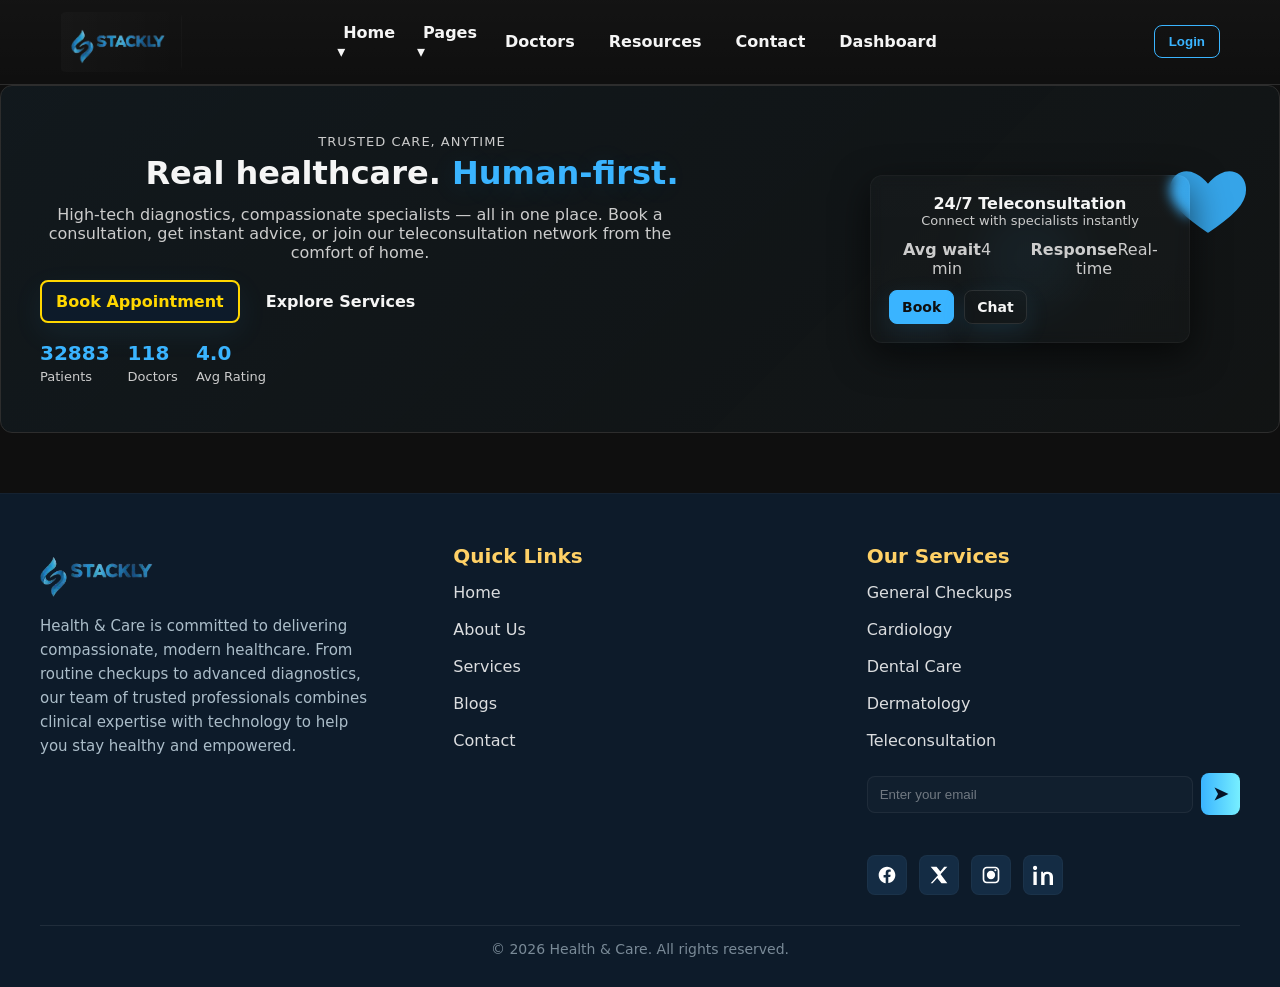
<file: index.html>
<!doctype html>
<html lang="en">
<head>
  <meta charset="utf-8" />
  <meta name="viewport" content="width=device-width, initial-scale=1" />
  <title>Health & Care — Home</title>
  <link rel="stylesheet" href="style.css" />
</head>
<body>
  <header class="site-header">
    <div class="header-inner">

      <!-- LOGO (left) -->
     <div class="site-logo" id="siteLogo">
  <img src="assets/images/logo3.webp" alt="Health & Care Logo">
</div>


      <!-- NAV (centered visually) -->
      <nav id="site-nav" class="site-nav" aria-label="Main navigation">
        <ul class="nav-list">
          <li class="nav-item dropdown">
            <a href="index.html" class="dropdown-link" aria-expanded="false">Home ▾</a>
            <ul class="dropdown-menu">
           
              <li><a href="home1.html">Home 2</a></li>
            </ul>
          </li>

          <li class="nav-item dropdown">
            <a href="#" class="dropdown-link" aria-expanded="false">Pages ▾</a>
            <ul class="dropdown-menu">
              <li><a href="about.html">About Us</a></li>
              <li><a href="services.html">Services</a></li>
              <li><a href="blog.html">Blogs</a></li>
              <li><a href="pricing.html">Pricing</a></li>
            </ul>
          </li>

          <li class="nav-item"><a href="doctors.html">Doctors</a></li>
          <li class="nav-item"><a href="resources.html">Resources</a></li>
          <li class="nav-item"><a href="contact.html">Contact</a></li>
          <li class="nav-item"><a href="dashboard.html">Dashboard</a></li>
        </ul>
      </nav>

      <!-- RIGHT SIDE: login button + hamburger (mobile only) -->
      <div class="header-right">
<button id="loginBtn" class="login-btn">Login</button>

<script>
  document.getElementById('loginBtn')?.addEventListener('click', function(e){
    // change to the URL you want
    window.location.href = 'login.html';
    // if you want to open in a new tab instead, use:
    // window.open('login.html', '_blank', 'noopener');
  });
</script>


        <!-- hamburger (visible only on mobile) -->
        <button id="hamburger" class="hamburger" aria-label="Open menu" aria-controls="mobile-menu" aria-expanded="false">
          <span class="hamburger-bars">
            <span class="bar bar1"></span>
            <span class="bar bar2"></span>
            <span class="bar bar3"></span>
          </span>
        </button>
      </div>
    </div>
<div id="mobile-menu" class="mobile-menu" aria-hidden="true" role="dialog" aria-modal="true" aria-label="Mobile menu">
  <div class="mobile-menu-inner">

    <div class="mobile-top">
      <button id="mobile-close" class="mobile-close" aria-label="Close menu">✕</button>
    
    </div>

    <ul class="mobile-nav-list">
      <!-- NEW: Home dropdown -->
      <li class="mobile-with-sub">
        <button class="mobile-sub-toggle">Home ▾</button>
        <ul class="mobile-submenu">
    
          <li><a href="home1.html">Home 2</a></li>
        </ul>
      </li>

      <!-- Pages dropdown (already there) -->
      <li class="mobile-with-sub">
        <button class="mobile-sub-toggle">Pages ▾</button>
        <ul class="mobile-submenu">
          <li><a href="about.html">About Us</a></li>
          <li><a href="services.html">Services</a></li>
          <li><a href="blog.html">Blogs</a></li>
          <li><a href="pricing.html">Pricing</a></li>
        </ul>
      </li>

      <li><a href="doctors.html">Doctors</a></li>
      <li><a href="resources.html">Resources</a></li>
      <li><a href="contact.html">Contact</a></li>
      <li><a href="dashboard.html">Dashboard</a></li>
      <li><a href="login.html" class="mobile-login">Login</a></li>
    </ul>

  </div>
</div>
</header>





<!-- HERO — Start -->
<section class="hero hero-animated" id="hero">
  <div class="hero-inner">
    <!-- LEFT: copy -->
    <div class="hero-copy">
      <div class="hero-kicker">Trusted care, anytime</div>
      <h1 class="hero-title">Real healthcare. <span class="neon">Human-first.</span></h1>
      <p class="hero-sub">
        High-tech diagnostics, compassionate specialists — all in one place. Book a consultation,
        get instant advice, or join our teleconsultation network from the comfort of home.
      </p>

      <div class="hero-ctas">
        <a href="404page.html" id="bookNow" class="btn btn-primary">Book Appointment</a>
        <a href="404page.html" class="btn btn-ghost">Explore Services</a>
      </div>

      <div class="hero-trust">
        <div class="trust-item">
          <div class="trust-number" data-target="37800">0</div>
          <div class="trust-label">Patients</div>
        </div>
        <div class="trust-item">
          <div class="trust-number" data-target="120">0</div>
          <div class="trust-label">Doctors</div>
        </div>
        <div class="trust-item">
          <div class="trust-number" data-target="4.8">0</div>
          <div class="trust-label">Avg Rating</div>
        </div>
      </div>
    </div>

    <!-- RIGHT: animated card -->
    <div class="hero-visual" aria-hidden="true">
      <div class="pulse-bg">
        <svg class="heart-svg" viewBox="0 0 24 24" fill="none" xmlns="http://www.w3.org/2000/svg">
          <path d="M12 21s-7.5-4.8-9-8.3C0.9 8.2 4.4 4 8.7 6.2 10.5 7.1 12 9 12 9s1.5-1.9 3.3-2.8c4.3-2.2 7.8 2 5.7 6.5C19.5 16.2 12 21 12 21z" stroke="currentColor" stroke-width="0.6" fill="currentColor"/>
        </svg>
        <div class="hero-card">
          <div class="card-head">
            <div class="card-title">24/7 Teleconsultation</div>
            <div class="card-sub">Connect with specialists instantly</div>
          </div>

          <div class="card-stats">
            <div><strong>Avg wait</strong><span>4 min</span></div>
            <div><strong>Response</strong><span>Real-time</span></div>
          </div>

         <div class="card-actions">
  <a href="404page.html" class="btn small">Book</a>
  <a href="404page.html" class="btn outline small">Chat</a>
</div>

        </div>
      </div>
    </div>
  </div>

  <!-- DRAWER (booking mock) -->
  <div id="bookingDrawer" class="booking-drawer" aria-hidden="true">
    <div class="drawer-inner">
      <button id="drawerClose" class="drawer-close" aria-label="Close booking">✕</button>
      <h3>Quick Book</h3>
      <form id="quickBookForm" class="quick-book-form">
        <label>
          Full name
          <input type="text" name="name" required />
        </label>
        <label>
          Phone
          <input type="tel" name="phone" required />
        </label>
        <label>
          Service
          <select name="service">
            <option>General Checkup</option>
            <option>Dental Care</option>
            <option>Skin & Hair</option>
            <option>Cardiology</option>
          </select>
        </label>
        <div class="drawer-actions">
          <button type="submit" class="btn btn-primary">Confirm</button>
          <button type="button" id="drawerCancel" class="btn outline">Cancel</button>
        </div>
      </form>
      <div id="bookingSuccess" class="booking-success" hidden>
        <strong>Booked!</strong>
        <p>We will contact you shortly to confirm the appointment.</p>
        <button id="doneBtn" class="btn">Done</button>
      </div>
    </div>
  </div>
</section>
<!-- HERO — End -->


<!-- =========================
     FOOTER (Health & Care)
     ========================= -->
<footer class="hc-footer" role="contentinfo">
  <div class="hc-footer-inner">

    <!-- LEFT: logo + desc -->
    <div class="hc-col hc-col-about">
<img src="assets/images/logo3.webp" alt="">
      <div class="hc-logo-wrap">
    
      </div>

      <p class="hc-desc">
        Health & Care is committed to delivering compassionate, modern healthcare.
        From routine checkups to advanced diagnostics, our team of trusted professionals
        combines clinical expertise with technology to help you stay healthy and empowered.
      </p>
    </div>

    <!-- MIDDLE: quick links -->
    <div class="hc-col hc-col-links">
      <h4 class="hc-title">Quick Links</h4>
      <ul class="hc-links-list">
        <li><a href="index.html">Home</a></li>
        <li><a href="about.html">About Us</a></li>
        <li><a href="services.html">Services</a></li>
        <li><a href="blog.html">Blogs</a></li>
        <li><a href="contact.html">Contact</a></li>
      </ul>
    </div>

    <!-- RIGHT: services / subscribe -->
    <div class="hc-col hc-col-subscribe">
      <h4 class="hc-title">Our Services</h4>
      <ul class="hc-services-list">
        <li><a href="404page.html">General Checkups</a></li>
        <li><a href="404page.html">Cardiology</a></li>
        <li><a href="404page.html">Dental Care</a></li>
        <li><a href="404page.html">Dermatology</a></li>
        <li><a href="404page.html">Teleconsultation</a></li>
      </ul>

      <div class="hc-newsletter">
        <label for="hc-email" class="sr-only">Subscribe to newsletter</label>
        <input id="hc-email" type="email" placeholder="Enter your email" />
           <p id="newsletterError" style="color:#ff4b4b; font-size:14px; margin-top:6px; display:none;">
  Fill the credentials
</p>
        <button class="hc-send" aria-label="Subscribe">➤</button>
     

      </div>

      <div class="hc-social">
        <div class="hc-social">
  <a href="404page.html" aria-label="Facebook" class="hc-social-btn">
    <!-- Facebook SVG -->
    <svg viewBox="0 0 24 24" fill="currentColor">
      <path d="M22 12.07C22 6.54 17.52 2 12 2S2 6.54 2 12.07c0 5.03 3.66 9.19 8.44 9.93v-7.03h-2.54v-2.9h2.54V9.41c0-2.5 1.49-3.89 3.78-3.89 1.09 0 2.23.2 2.23.2v2.46h-1.26c-1.24 0-1.63.77-1.63 1.56v1.87h2.78l-.44 2.9h-2.34v7.03C18.34 21.26 22 17.1 22 12.07z"/>
    </svg>
  </a>

  <a href="404page.html" aria-label="Twitter" class="hc-social-btn">
    <!-- Twitter / X SVG -->
    <svg viewBox="0 0 24 24" fill="currentColor">
      <path d="M18.23 2H22l-8.09 9.19L22 22h-7.03l-5.08-6.46L4.26 22H2l8.66-9.83L2 2h7.03l4.66 5.86L18.23 2z"/>
    </svg>
  </a>

  <a href="404page.html" aria-label="Instagram" class="hc-social-btn">
    <!-- Instagram SVG -->
    <svg viewBox="0 0 24 24" fill="currentColor">
      <path d="M7 2C4.24 2 2 4.24 2 7v10c0 2.76 2.24 5 5 5h10c2.76 0 5-2.24 5-5V7c0-2.76-2.24-5-5-5H7zm10 2c1.65 0 3 1.35 3 3v10c0 1.65-1.35 3-3 3H7c-1.65 0-3-1.35-3-3V7c0-1.65 1.35-3 3-3h10zm-5 3a5 5 0 100 10 5 5 0 000-10zm6.5-.75a1.25 1.25 0 11-2.5 0 1.25 1.25 0 012.5 0z"/>
    </svg>
  </a>

  <a href="404page.html" aria-label="LinkedIn" class="hc-social-btn">
    <!-- LinkedIn SVG -->
    <svg viewBox="0 0 24 24" fill="currentColor">
      <path d="M4.98 3.5C4.98 4.88 3.86 6 2.5 6S0 4.88 0 3.5 1.12 1 2.5 1 4.98 2.12 4.98 3.5zM.5 8h4V24h-4V8zm7.5 0h4v2.2h.06c.56-1.06 1.96-2.2 4.04-2.2C21.44 8 24 10.12 24 14.44V24h-4v-8.6c0-2.06-.04-4.72-2.88-4.72-2.88 0-3.32 2.24-3.32 4.56V24h-4V8z"/>
    </svg>
  </a>
</div>

      </div>
    </div>

  </div>

  <div class="hc-footer-bottom">
    <div class="hc-copy">© <span id="year"></span> Health & Care. All rights reserved.</div>
  </div>
</footer>


    



    

<script src="app.js"></script>
</body>
</html>
</file>
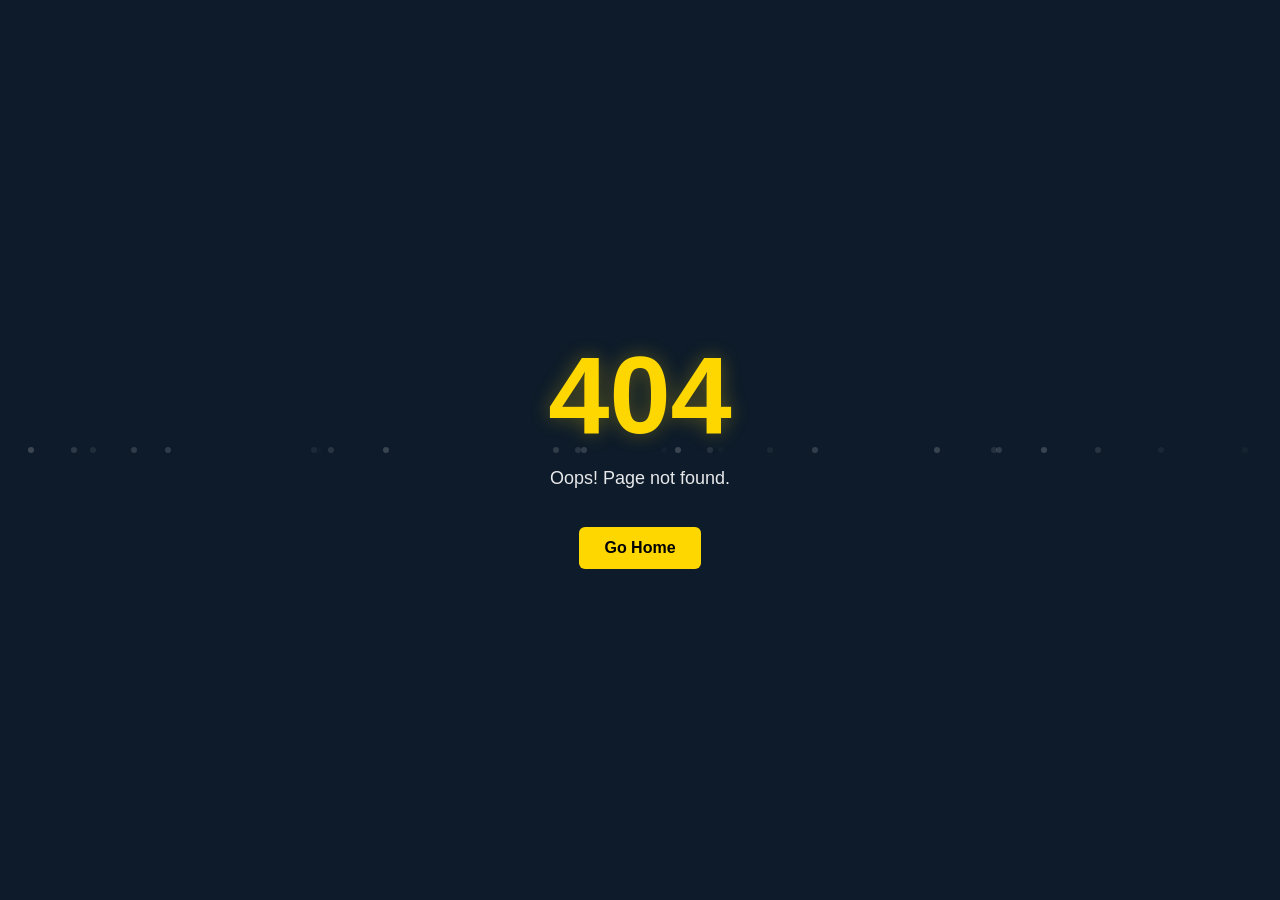
<file: 404page.html>
<!DOCTYPE html>
<html lang="en">
<head>
  <meta charset="UTF-8" />
  <meta name="viewport" content="width=device-width, initial-scale=1.0" />
  <title>404 Not Found</title>
  <style>
    body{
      margin:0;
      height:100vh;
      display:flex;
      flex-direction:column;
      align-items:center;
      justify-content:center;
      background:#0d1b2a;
      font-family:Poppins, sans-serif;
      color:white;
      overflow:hidden;
      text-align:center;
    }

    .num{
      font-size:110px;
      font-weight:800;
      color:gold;
      animation:float 3s ease-in-out infinite;
      text-shadow:0 0 20px rgba(255,215,0,0.3);
    }

    @keyframes float{
      0%{transform:translateY(0)}
      50%{transform:translateY(-12px)}
      100%{transform:translateY(0)}
    }

    p{
      margin-top:10px;
      font-size:18px;
      opacity:0.9;
    }

    a{
      margin-top:20px;
      padding:12px 25px;
      background:gold;
      color:black;
      border-radius:6px;
      text-decoration:none;
      font-weight:600;
      transition:0.3s;
    }

    a:hover{
      background:black;
      color:gold;
      border:1px solid gold;
    }

    /* small moving dots */
    .dot{
      position:absolute;
      width:6px;
      height:6px;
      background:rgba(255,255,255,0.2);
      border-radius:50%;
      animation:move 6s linear infinite;
    }

    @keyframes move{
      from{transform:translateY(100vh); opacity:0}
      to{transform:translateY(-10vh); opacity:1}
    }
  </style>
</head>
<body>

  <div class="num">404</div>
  <p>Oops! Page not found.</p>
  <a href="index.html">Go Home</a>

  <script>
    for(let i=0;i<25;i++){
      let d=document.createElement('div');
      d.className='dot';
      d.style.left=Math.random()*100+'%';
      d.style.animationDuration=(4+Math.random()*3)+'s';
      d.style.opacity=Math.random();
      document.body.appendChild(d);
    }
  </script>

</body>
</html>
</file>
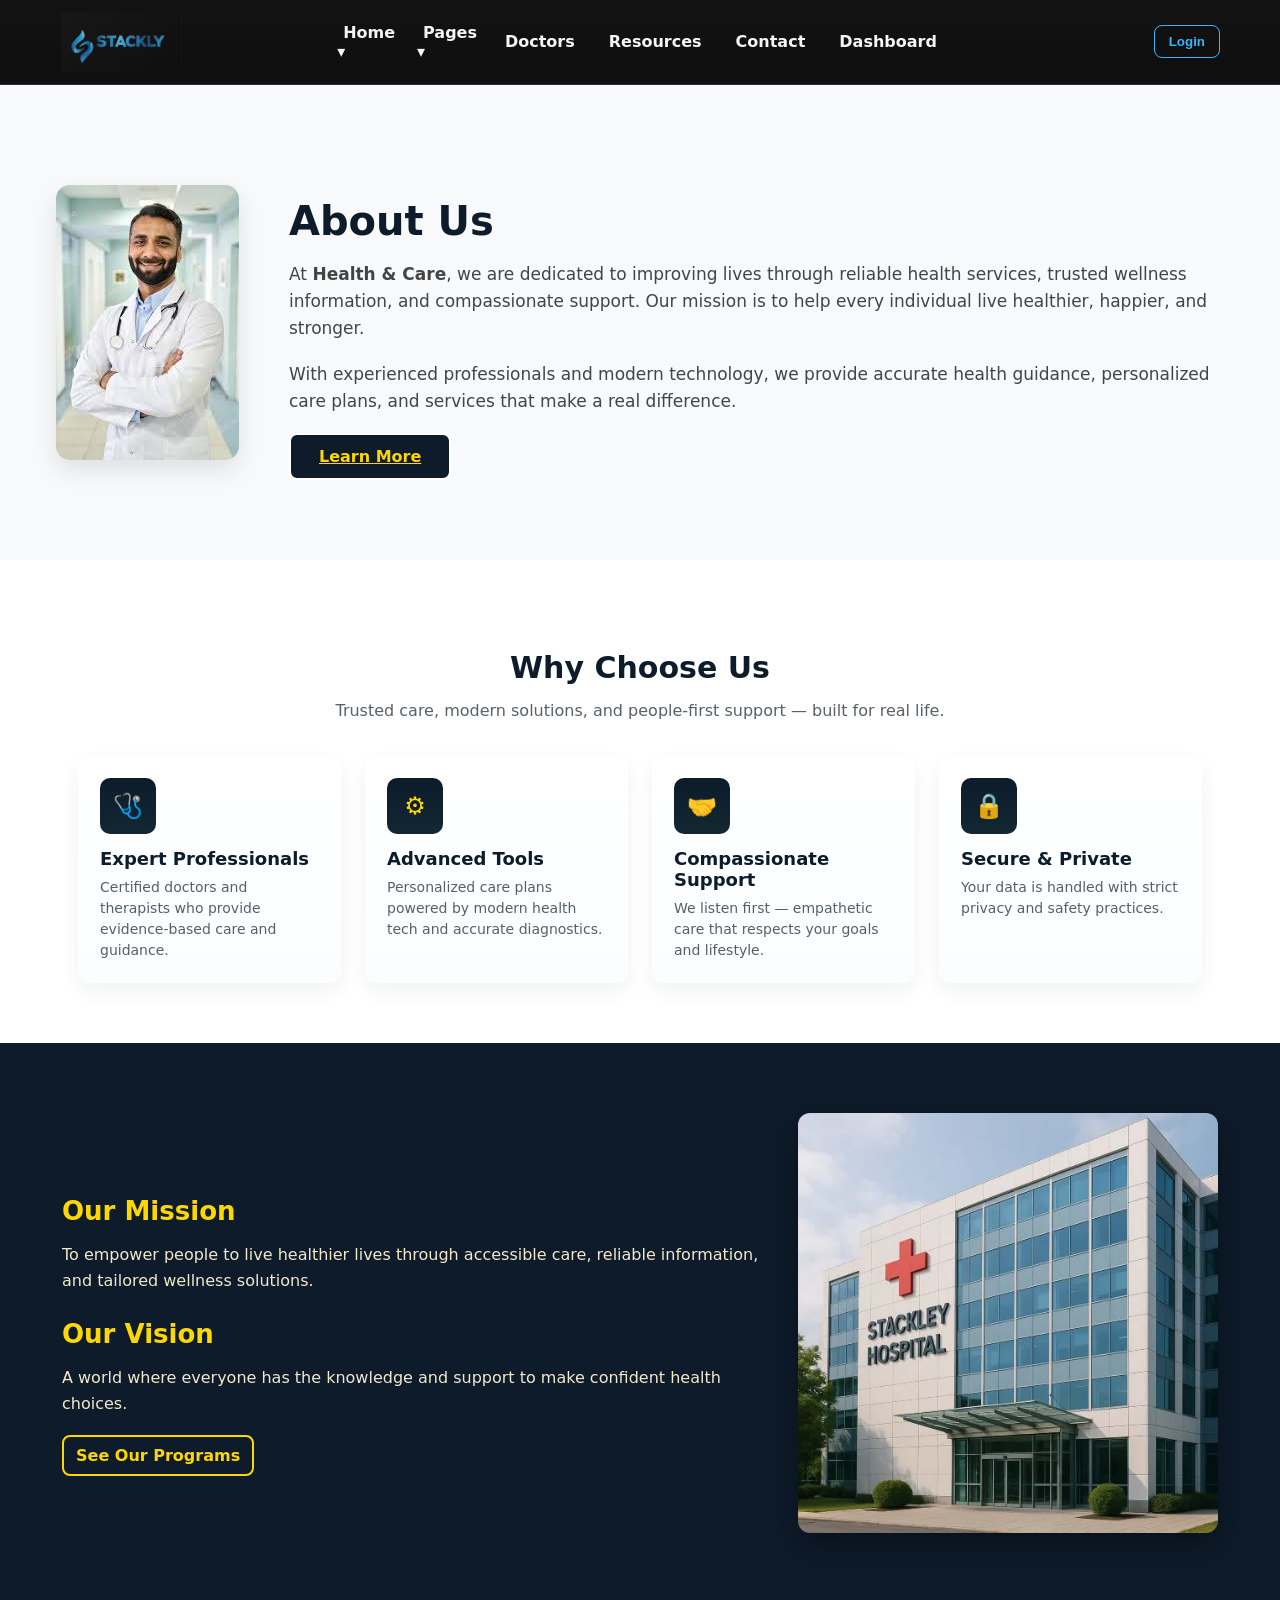
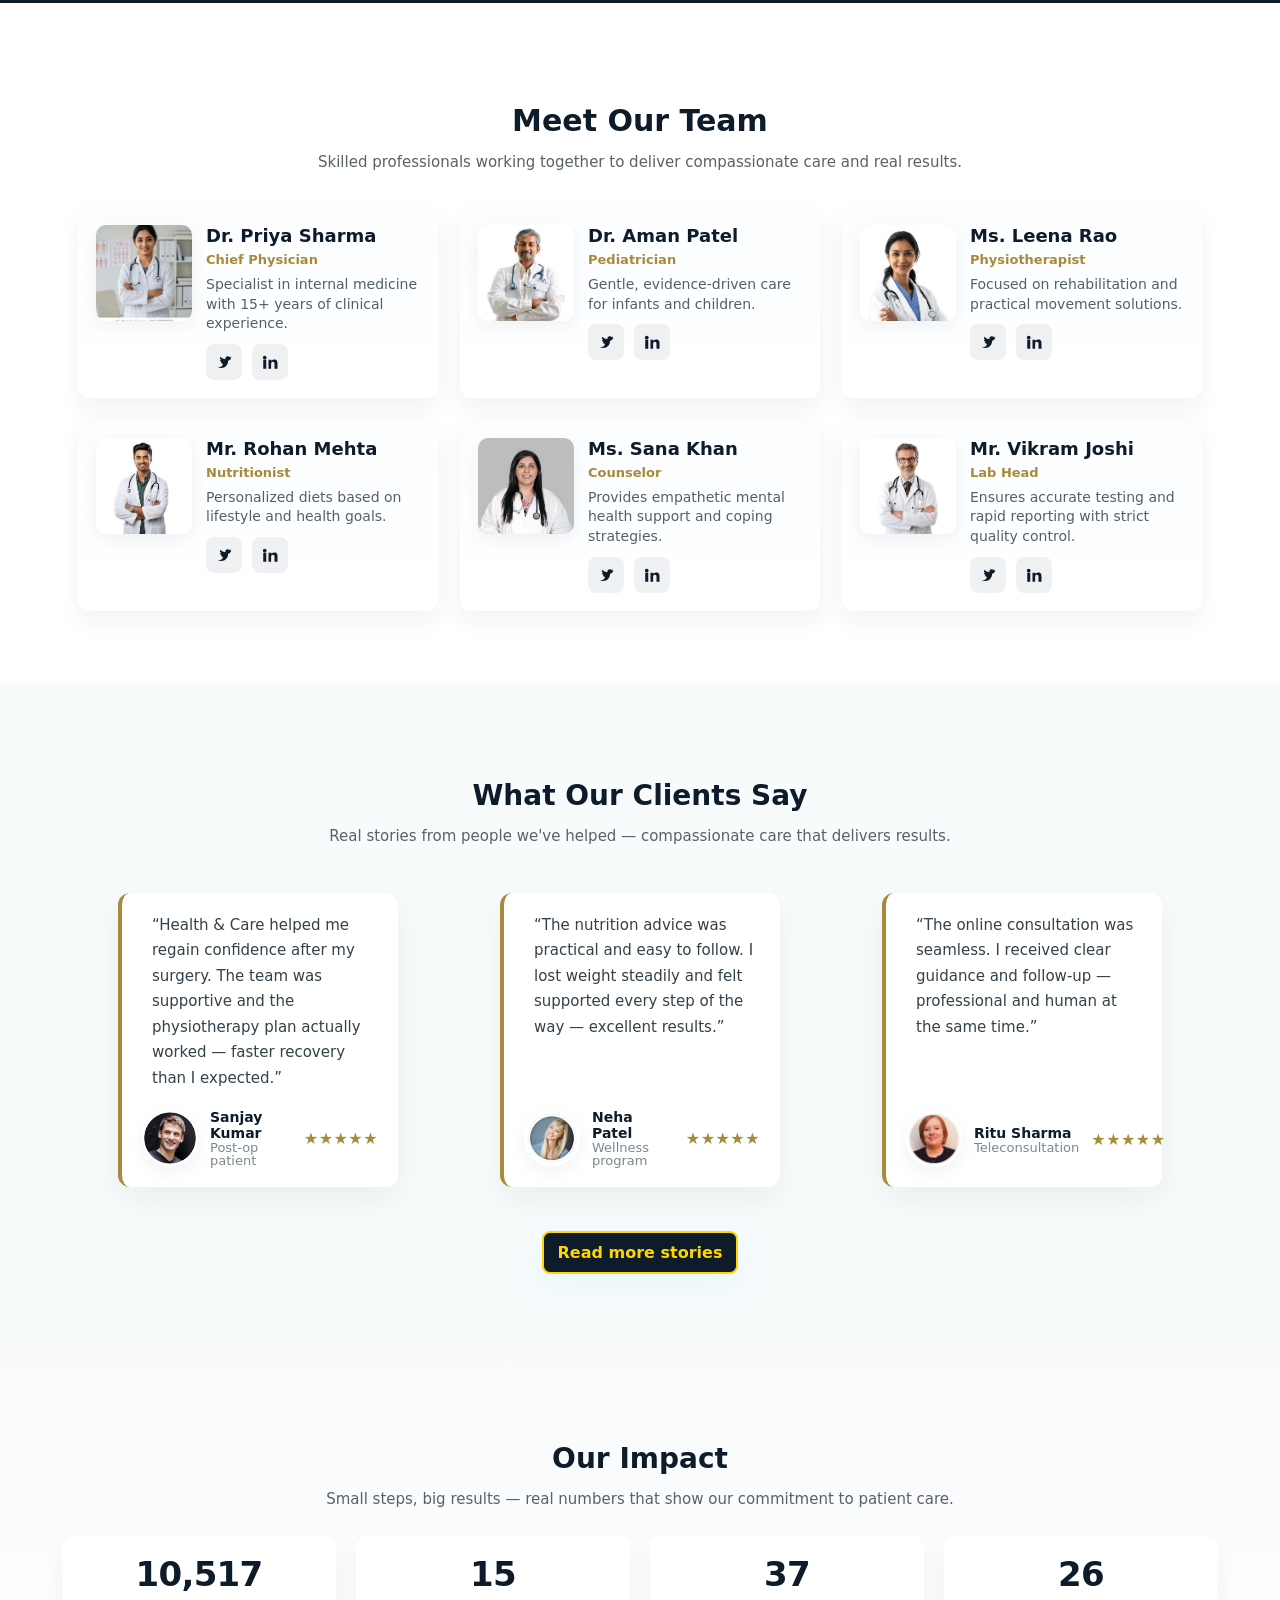
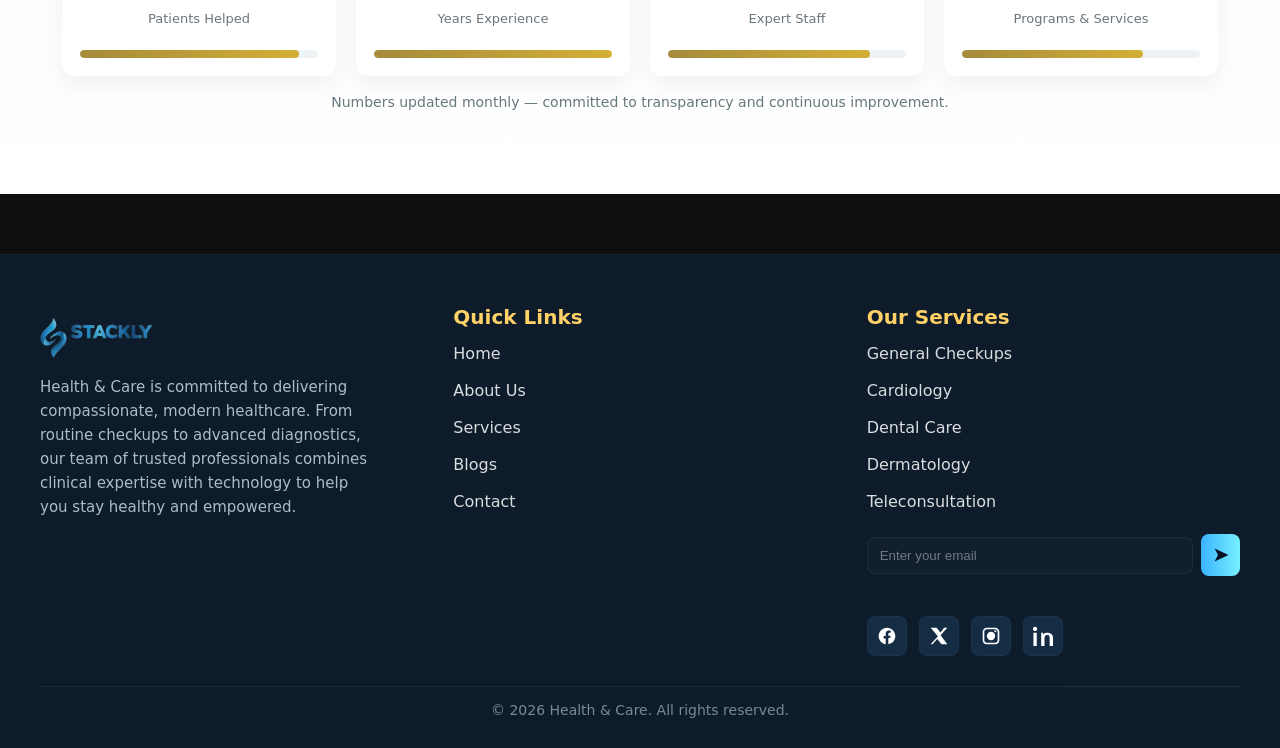
<file: about.html>
<!doctype html>
<html lang="en">
<head>
  <meta charset="utf-8" />
  <meta name="viewport" content="width=device-width, initial-scale=1" />
  <title>Health & Care — Home</title>
  <link rel="stylesheet" href="style.css" />
</head>
<body>
  <header class="site-header">
    <div class="header-inner">

      <!-- LOGO (left) -->
     <div class="site-logo" id="siteLogo">
  <img src="assets/images/logo3.webp" alt="Health & Care Logo">
</div>


      <!-- NAV (centered visually) -->
      <nav id="site-nav" class="site-nav" aria-label="Main navigation">
        <ul class="nav-list">
          <li class="nav-item dropdown">
            <a href="index.html" class="dropdown-link" aria-expanded="false">Home ▾</a>
            <ul class="dropdown-menu">
           
              <li><a href="home1.html">Home 2</a></li>
            </ul>
          </li>

          <li class="nav-item dropdown">
            <a href="#" class="dropdown-link" aria-expanded="false">Pages ▾</a>
            <ul class="dropdown-menu">
              <li><a href="about.html">About Us</a></li>
              <li><a href="services.html">Services</a></li>
              <li><a href="blog.html">Blogs</a></li>
              <li><a href="pricing.html">Pricing</a></li>
            </ul>
          </li>

          <li class="nav-item"><a href="doctors.html">Doctors</a></li>
          <li class="nav-item"><a href="resources.html">Resources</a></li>
          <li class="nav-item"><a href="contact.html">Contact</a></li>
          <li class="nav-item"><a href="dashboard.html">Dashboard</a></li>
        </ul>
      </nav>

      <!-- RIGHT SIDE: login button + hamburger (mobile only) -->
      <div class="header-right">
<button id="loginBtn" class="login-btn">Login</button>

<script>
  document.getElementById('loginBtn')?.addEventListener('click', function(e){
    // change to the URL you want
    window.location.href = 'login.html';
    // if you want to open in a new tab instead, use:
    // window.open('login.html', '_blank', 'noopener');
  });
</script>


        <!-- hamburger (visible only on mobile) -->
        <button id="hamburger" class="hamburger" aria-label="Open menu" aria-controls="mobile-menu" aria-expanded="false">
          <span class="hamburger-bars">
            <span class="bar bar1"></span>
            <span class="bar bar2"></span>
            <span class="bar bar3"></span>
          </span>
        </button>
      </div>
    </div>
<div id="mobile-menu" class="mobile-menu" aria-hidden="true" role="dialog" aria-modal="true" aria-label="Mobile menu">
  <div class="mobile-menu-inner">

    <div class="mobile-top">
      <button id="mobile-close" class="mobile-close" aria-label="Close menu">✕</button>
    
    </div>

    <ul class="mobile-nav-list">
      <!-- NEW: Home dropdown -->
      <li class="mobile-with-sub">
        <button class="mobile-sub-toggle">Home ▾</button>
        <ul class="mobile-submenu">
    
          <li><a href="home1.html">Home 2</a></li>
        </ul>
      </li>

      <!-- Pages dropdown (already there) -->
      <li class="mobile-with-sub">
        <button class="mobile-sub-toggle">Pages ▾</button>
        <ul class="mobile-submenu">
          <li><a href="about.html">About Us</a></li>
          <li><a href="services.html">Services</a></li>
          <li><a href="blog.html">Blogs</a></li>
          <li><a href="pricing.html">Pricing</a></li>
        </ul>
      </li>

      <li><a href="doctors.html">Doctors</a></li>
      <li><a href="resources.html">Resources</a></li>
      <li><a href="contact.html">Contact</a></li>
      <li><a href="dashboard.html">Dashboard</a></li>
      <li><a href="login.html" class="mobile-login">Login</a></li>
    </ul>

  </div>
</div>
</header>




<section class="about-main">
  <div class="about-container">
    
    <!-- LEFT IMAGE -->
    <div class="about-img">
      <img src="assets/images/doctor.webp" alt="About Us">
    </div>

    <!-- RIGHT CONTENT -->
    <div class="about-content">
      <h2>About Us</h2>
      <p>
        At <strong>Health & Care</strong>, we are dedicated to improving lives through 
        reliable health services, trusted wellness information, and compassionate support.
        Our mission is to help every individual live healthier, happier, and stronger.
      </p>

      <p>
        With experienced professionals and modern technology, we provide accurate 
        health guidance, personalized care plans, and services that make a real difference.
      </p>

      <a href="404page.html" class="about-btn">Learn More</a>
    </div>

  </div>
</section>


<!-- =========================
   WHY CHOOSE US
   ========================= -->
<section class="why-choose">
  <div class="container">
    <div class="why-header">
      <h3>Why Choose Us</h3>
      <p>Trusted care, modern solutions, and people-first support — built for real life.</p>
    </div>

    <div class="features-grid">
      <div class="feature">
        <div class="feature-icon">🩺</div>
        <h4>Expert Professionals</h4>
        <p>Certified doctors and therapists who provide evidence-based care and guidance.</p>
      </div>

      <div class="feature">
        <div class="feature-icon">⚙️</div>
        <h4>Advanced Tools</h4>
        <p>Personalized care plans powered by modern health tech and accurate diagnostics.</p>
      </div>

      <div class="feature">
        <div class="feature-icon">🤝</div>
        <h4>Compassionate Support</h4>
        <p>We listen first — empathetic care that respects your goals and lifestyle.</p>
      </div>

      <div class="feature">
        <div class="feature-icon">🔒</div>
        <h4>Secure & Private</h4>
        <p>Your data is handled with strict privacy and safety practices.</p>
      </div>
    </div>
  </div>
</section>

<!-- =========================
   MISSION & VISION
   ========================= -->
<section class="mission-vision">
  <div class="container mv-grid">
    <div class="mv-text">
      <h3>Our Mission</h3>
      <p>
        To empower people to live healthier lives through accessible care, reliable information,
        and tailored wellness solutions.
      </p>

      <h3>Our Vision</h3>
      <p>
        A world where everyone has the knowledge and support to make confident health choices.
      </p>

      <a href="#" class="btn btn-outline mv-cta">See Our Programs</a>
    </div>

    <div class="mv-image">
      <img src="assets/images/stackly.webp" alt="Mission & Vision">
    </div>
  </div>
</section>




<!-- =========================
   TEAM SECTION (6 GRID)
   ========================= -->
<section class="team-section">
  <div class="container">
    <div class="team-head">
      <h3>Meet Our Team</h3>
      <p>Skilled professionals working together to deliver compassionate care and real results.</p>
    </div>

    <div class="team-grid">
      <!-- Member 1 -->
      <div class="team-member">
        <div class="tm-photo">
          <img src="assets/images/lady.webp" alt="Dr. Priya Sharma - Chief Physician">
        </div>
        <div class="tm-info">
          <h4>Dr. Priya Sharma</h4>
          <p class="tm-role">Chief Physician</p>
          <p class="tm-bio">Specialist in internal medicine with 15+ years of clinical experience.</p>
          <div class="tm-socials">
            <a href="404page.html" aria-label="Priya on Twitter" class="social">
              <!-- simple SVG - Twitter -->
              <svg viewBox="0 0 24 24" width="18" height="18" fill="currentColor" aria-hidden="true">
                <path d="M22 5.92c-.6.27-1.24.45-1.92.53a3.33 3.33 0 0 0 1.45-1.83 6.6 6.6 0 0 1-2.1.8 3.3 3.3 0 0 0-5.6 3 9.36 9.36 0 0 1-6.8-3.45 3.3 3.3 0 0 0 1.02 4.4 3.23 3.23 0 0 1-1.5-.42v.04a3.3 3.3 0 0 0 2.65 3.24 3.3 3.3 0 0 1-.87.12c-.21 0-.42-.02-.62-.06a3.3 3.3 0 0 0 3.08 2.28A6.62 6.62 0 0 1 3 18.57a9.35 9.35 0 0 0 5.06 1.48c6.07 0 9.39-5.03 9.39-9.39v-.43A6.7 6.7 0 0 0 22 5.92z"/>
              </svg>
            </a>
            <a href="404page.html" aria-label="Priya on LinkedIn" class="social">
              <!-- LinkedIn SVG -->
              <svg viewBox="0 0 24 24" width="18" height="18" fill="currentColor" aria-hidden="true">
                <path d="M4.98 3.5A2.5 2.5 0 1 1 4.98 8.5 2.5 2.5 0 0 1 4.98 3.5zM3 9h4v12H3zM10 9h3.78v1.63h.05c.53-.99 1.82-2.03 3.75-2.03C21.5 8.6 22 11 22 14.5V21h-4v-6c0-1.5-.03-3.43-2.1-3.43-2.1 0-2.4 1.63-2.4 3.33V21H10z"/>
              </svg>
            </a>
          </div>
        </div>
      </div>

      <!-- Repeat similar blocks for members 2..6 -->
      <div class="team-member">
        <div class="tm-photo"><img src="assets/images/man1.webp" alt="Dr. Aman Patel - Pediatrician"></div>
        <div class="tm-info">
          <h4>Dr. Aman Patel</h4>
          <p class="tm-role">Pediatrician</p>
          <p class="tm-bio">Gentle, evidence-driven care for infants and children.</p>
          <div class="tm-socials">
            <a href="404page.html" class="social" aria-label="Aman on Twitter"><svg viewBox="0 0 24 24" width="18" height="18" fill="currentColor" aria-hidden="true"><path d="M22 5.92c-.6.27-1.24.45-1.92.53a3.33 3.33 0 0 0 1.45-1.83 6.6 6.6 0 0 1-2.1.8 3.3 3.3 0 0 0-5.6 3 9.36 9.36 0 0 1-6.8-3.45 3.3 3.3 0 0 0 1.02 4.4 3.23 3.23 0 0 1-1.5-.42v.04a3.3 3.3 0 0 0 2.65 3.24 3.3 3.3 0 0 1-.87.12c-.21 0-.42-.02-.62-.06a3.3 3.3 0 0 0 3.08 2.28A6.62 6.62 0 0 1 3 18.57a9.35 9.35 0 0 0 5.06 1.48c6.07 0 9.39-5.03 9.39-9.39v-.43A6.7 6.7 0 0 0 22 5.92z"/></svg></a>
            <a href="404page.html" class="social" aria-label="Aman on LinkedIn"><svg viewBox="0 0 24 24" width="18" height="18" fill="currentColor" aria-hidden="true"><path d="M4.98 3.5A2.5 2.5 0 1 1 4.98 8.5 2.5 2.5 0 0 1 4.98 3.5zM3 9h4v12H3zM10 9h3.78v1.63h.05c.53-.99 1.82-2.03 3.75-2.03C21.5 8.6 22 11 22 14.5V21h-4v-6c0-1.5-.03-3.43-2.1-3.43-2.1 0-2.4 1.63-2.4 3.33V21H10z"/></svg></a>
          </div>
        </div>
      </div>

      <div class="team-member">
        <div class="tm-photo"><img src="assets/images/lady2.webp" alt="Ms. Leena Rao - Physiotherapist"></div>
        <div class="tm-info">
          <h4>Ms. Leena Rao</h4>
          <p class="tm-role">Physiotherapist</p>
          <p class="tm-bio">Focused on rehabilitation and practical movement solutions.</p>
          <div class="tm-socials">
            <a href="404page.html" class="social" aria-label="Leena on Twitter"><svg viewBox="0 0 24 24" width="18" height="18" fill="currentColor" aria-hidden="true"><path d="M22 5.92c-.6.27-1.24.45-1.92.53a3.33 3.33 0 0 0 1.45-1.83 6.6 6.6 0 0 1-2.1.8 3.3 3.3 0 0 0-5.6 3 9.36 9.36 0 0 1-6.8-3.45 3.3 3.3 0 0 0 1.02 4.4 3.23 3.23 0 0 1-1.5-.42v.04a3.3 3.3 0 0 0 2.65 3.24 3.3 3.3 0 0 1-.87.12c-.21 0-.42-.02-.62-.06a3.3 3.3 0 0 0 3.08 2.28A6.62 6.62 0 0 1 3 18.57a9.35 9.35 0 0 0 5.06 1.48c6.07 0 9.39-5.03 9.39-9.39v-.43A6.7 6.7 0 0 0 22 5.92z"/></svg></a>
            <a href="404page.html" class="social" aria-label="Leena on LinkedIn"><svg viewBox="0 0 24 24" width="18" height="18" fill="currentColor" aria-hidden="true"><path d="M4.98 3.5A2.5 2.5 0 1 1 4.98 8.5 2.5 2.5 0 0 1 4.98 3.5zM3 9h4v12H3zM10 9h3.78v1.63h.05c.53-.99 1.82-2.03 3.75-2.03C21.5 8.6 22 11 22 14.5V21h-4v-6c0-1.5-.03-3.43-2.1-3.43-2.1 0-2.4 1.63-2.4 3.33V21H10z"/></svg></a>
          </div>
        </div>
      </div>

      <div class="team-member">
        <div class="tm-photo"><img src="assets/images/man2.webp" alt="Mr. Rohan Mehta - Nutritionist"></div>
        <div class="tm-info">
          <h4>Mr. Rohan Mehta</h4>
          <p class="tm-role">Nutritionist</p>
          <p class="tm-bio">Personalized diets based on lifestyle and health goals.</p>
          <div class="tm-socials">
            <a href="404page.html" class="social" aria-label="Rohan on Twitter"><svg viewBox="0 0 24 24" width="18" height="18" fill="currentColor" aria-hidden="true"><path d="M22 5.92c-.6.27-1.24.45-1.92.53a3.33 3.33 0 0 0 1.45-1.83 6.6 6.6 0 0 1-2.1.8 3.3 3.3 0 0 0-5.6 3 9.36 9.36 0 0 1-6.8-3.45 3.3 3.3 0 0 0 1.02 4.4 3.23 3.23 0 0 1-1.5-.42v.04a3.3 3.3 0 0 0 2.65 3.24 3.3 3.3 0 0 1-.87.12c-.21 0-.42-.02-.62-.06a3.3 3.3 0 0 0 3.08 2.28A6.62 6.62 0 0 1 3 18.57a9.35 9.35 0 0 0 5.06 1.48c6.07 0 9.39-5.03 9.39-9.39v-.43A6.7 6.7 0 0 0 22 5.92z"/></svg></a>
            <a href="404page.html" class="social" aria-label="Rohan on LinkedIn"><svg viewBox="0 0 24 24" width="18" height="18" fill="currentColor" aria-hidden="true"><path d="M4.98 3.5A2.5 2.5 0 1 1 4.98 8.5 2.5 2.5 0 0 1 4.98 3.5zM3 9h4v12H3zM10 9h3.78v1.63h.05c.53-.99 1.82-2.03 3.75-2.03C21.5 8.6 22 11 22 14.5V21h-4v-6c0-1.5-.03-3.43-2.1-3.43-2.1 0-2.4 1.63-2.4 3.33V21H10z"/></svg></a>
          </div>
        </div>
      </div>

      <div class="team-member">
        <div class="tm-photo"><img src="assets/images/lady3.webp" alt="Ms. Sana Khan - Counselor"></div>
        <div class="tm-info">
          <h4>Ms. Sana Khan</h4>
          <p class="tm-role">Counselor</p>
          <p class="tm-bio">Provides empathetic mental health support and coping strategies.</p>
          <div class="tm-socials">
            <a href="404page.html" class="social" aria-label="Sana on Twitter"><svg viewBox="0 0 24 24" width="18" height="18" fill="currentColor" aria-hidden="true"><path d="M22 5.92c-.6.27-1.24.45-1.92.53a3.33 3.33 0 0 0 1.45-1.83 6.6 6.6 0 0 1-2.1.8 3.3 3.3 0 0 0-5.6 3 9.36 9.36 0 0 1-6.8-3.45 3.3 3.3 0 0 0 1.02 4.4 3.23 3.23 0 0 1-1.5-.42v.04a3.3 3.3 0 0 0 2.65 3.24 3.3 3.3 0 0 1-.87.12c-.21 0-.42-.02-.62-.06a3.3 3.3 0 0 0 3.08 2.28A6.62 6.62 0 0 1 3 18.57a9.35 9.35 0 0 0 5.06 1.48c6.07 0 9.39-5.03 9.39-9.39v-.43A6.7 6.7 0 0 0 22 5.92z"/></svg></a>
            <a href="404page.html" class="social" aria-label="Sana on LinkedIn"><svg viewBox="0 0 24 24" width="18" height="18" fill="currentColor" aria-hidden="true"><path d="M4.98 3.5A2.5 2.5 0 1 1 4.98 8.5 2.5 2.5 0 0 1 4.98 3.5zM3 9h4v12H3zM10 9h3.78v1.63h.05c.53-.99 1.82-2.03 3.75-2.03C21.5 8.6 22 11 22 14.5V21h-4v-6c0-1.5-.03-3.43-2.1-3.43-2.1 0-2.4 1.63-2.4 3.33V21H10z"/></svg></a>
          </div>
        </div>
      </div>

      <div class="team-member">
        <div class="tm-photo"><img src="assets/images/man3.webp" alt="Mr. Vikram Joshi - Lab Head"></div>
        <div class="tm-info">
          <h4>Mr. Vikram Joshi</h4>
          <p class="tm-role">Lab Head</p>
          <p class="tm-bio">Ensures accurate testing and rapid reporting with strict quality control.</p>
          <div class="tm-socials">
            <a href="404page.html" class="social" aria-label="Vikram on Twitter"><svg viewBox="0 0 24 24" width="18" height="18" fill="currentColor" aria-hidden="true"><path d="M22 5.92c-.6.27-1.24.45-1.92.53a3.33 3.33 0 0 0 1.45-1.83 6.6 6.6 0 0 1-2.1.8 3.3 3.3 0 0 0-5.6 3 9.36 9.36 0 0 1-6.8-3.45 3.3 3.3 0 0 0 1.02 4.4 3.23 3.23 0 0 1-1.5-.42v.04a3.3 3.3 0 0 0 2.65 3.24 3.3 3.3 0 0 1-.87.12c-.21 0-.42-.02-.62-.06a3.3 3.3 0 0 0 3.08 2.28A6.62 6.62 0 0 1 3 18.57a9.35 9.35 0 0 0 5.06 1.48c6.07 0 9.39-5.03 9.39-9.39v-.43A6.7 6.7 0 0 0 22 5.92z"/></svg></a>
            <a href="404page.html" class="social" aria-label="Vikram on LinkedIn"><svg viewBox="0 0 24 24" width="18" height="18" fill="currentColor" aria-hidden="true"><path d="M4.98 3.5A2.5 2.5 0 1 1 4.98 8.5 2.5 2.5 0 0 1 4.98 3.5zM3 9h4v12H3zM10 9h3.78v1.63h.05c.53-.99 1.82-2.03 3.75-2.03C21.5 8.6 22 11 22 14.5V21h-4v-6c0-1.5-.03-3.43-2.1-3.43-2.1 0-2.4 1.63-2.4 3.33V21H10z"/></svg></a>
          </div>
        </div>
      </div>
    </div>
  </div>
</section>





<!-- =========================
   TESTIMONIALS / WHAT CLIENTS SAY
   ========================= -->
<section class="testimonials-section" aria-label="What clients say">
  <div class="container">
    <div class="test-head">
      <h3>What Our Clients Say</h3>
      <p>Real stories from people we've helped — compassionate care that delivers results.</p>
    </div>

    <div class="test-grid">
      <!-- Testimonial 1 -->
      <blockquote class="test-card" tabindex="0">
        <p class="quote">
          “Health & Care helped me regain confidence after my surgery. The team was supportive and
          the physiotherapy plan actually worked — faster recovery than I expected.”
        </p>
        <footer class="test-meta">
          <img src="assets/images/testiminals2.webp" alt="Sanjay Kumar" class="test-photo">
          <div class="meta-text">
            <strong>Sanjay Kumar</strong>
            <span class="meta-role">Post-op patient</span>
          </div>
          <div class="rating" aria-label="5 out of 5 stars">★★★★★</div>
        </footer>
      </blockquote>

      <!-- Testimonial 2 -->
      <blockquote class="test-card" tabindex="0">
        <p class="quote">
          “The nutrition advice was practical and easy to follow. I lost weight steadily and felt
          supported every step of the way — excellent results.”
        </p>
        <footer class="test-meta">
          <img src="assets/images/testimonails.webp" alt="Neha Patel" class="test-photo">
          <div class="meta-text">
            <strong>Neha Patel</strong>
            <span class="meta-role">Wellness program</span>
          </div>
          <div class="rating" aria-label="5 out of 5 stars">★★★★★</div>
        </footer>
      </blockquote>

      <!-- Testimonial 3 -->
      <blockquote class="test-card" tabindex="0">
        <p class="quote">
          “The online consultation was seamless. I received clear guidance and follow-up — professional
          and human at the same time.”
        </p>
        <footer class="test-meta">
          <img src="assets/images/testimonails3.webp" alt="Ritu Sharma" class="test-photo">
          <div class="meta-text">
            <strong>Ritu Sharma</strong>
            <span class="meta-role">Teleconsultation</span>
          </div>
          <div class="rating" aria-label="5 out of 5 stars">★★★★★</div>
        </footer>
      </blockquote>
    </div>

    <div class="test-cta">
      <a href="404page.html" class="btn btn-primary">Read more stories</a>
    </div>
  </div>
</section>




<!-- =========================
   STATS / NUMBERS SECTION
   ========================= -->
<section class="stats-section" aria-label="Our impact numbers">
  <div class="container">
    <div class="stats-head">
      <h3>Our Impact</h3>
      <p>Small steps, big results — real numbers that show our commitment to patient care.</p>
    </div>

    <div class="stats-grid" role="list">
      <div class="stat" role="listitem" aria-labelledby="stat1">
        <div class="stat-value" data-target="12500" id="stat1">0</div>
        <div class="stat-label">Patients Helped</div>
        <div class="stat-bar" aria-hidden="true">
          <div class="stat-fill" style="width: 92%"></div>
        </div>
      </div>

      <div class="stat" role="listitem" aria-labelledby="stat2">
        <div class="stat-value" data-target="18" id="stat2">0</div>
        <div class="stat-label">Years Experience</div>
        <div class="stat-bar" aria-hidden="true">
          <div class="stat-fill" style="width: 100%"></div>
        </div>
      </div>

      <div class="stat" role="listitem" aria-labelledby="stat3">
        <div class="stat-value" data-target="45" id="stat3">0</div>
        <div class="stat-label">Expert Staff</div>
        <div class="stat-bar" aria-hidden="true">
          <div class="stat-fill" style="width: 85%"></div>
        </div>
      </div>

      <div class="stat" role="listitem" aria-labelledby="stat4">
        <div class="stat-value" data-target="32" id="stat4">0</div>
        <div class="stat-label">Programs & Services</div>
        <div class="stat-bar" aria-hidden="true">
          <div class="stat-fill" style="width: 76%"></div>
        </div>
      </div>
    </div>

    <div class="stats-note">
      <p>Numbers updated monthly — committed to transparency and continuous improvement.</p>
    </div>
  </div>
</section>



<!-- =========================
     FOOTER (Health & Care)
     ========================= -->
<footer class="hc-footer" role="contentinfo">
  <div class="hc-footer-inner">

    <!-- LEFT: logo + desc -->
    <div class="hc-col hc-col-about">
<img src="assets/images/logo3.webp" alt="">
      <div class="hc-logo-wrap">
    
      </div>

      <p class="hc-desc">
        Health & Care is committed to delivering compassionate, modern healthcare.
        From routine checkups to advanced diagnostics, our team of trusted professionals
        combines clinical expertise with technology to help you stay healthy and empowered.
      </p>
    </div>

    <!-- MIDDLE: quick links -->
    <div class="hc-col hc-col-links">
      <h4 class="hc-title">Quick Links</h4>
      <ul class="hc-links-list">
        <li><a href="index.html">Home</a></li>
        <li><a href="about.html">About Us</a></li>
        <li><a href="services.html">Services</a></li>
        <li><a href="blog.html">Blogs</a></li>
        <li><a href="contact.html">Contact</a></li>
      </ul>
    </div>

    <!-- RIGHT: services / subscribe -->
    <div class="hc-col hc-col-subscribe">
      <h4 class="hc-title">Our Services</h4>
      <ul class="hc-services-list">
        <li><a href="404page.html">General Checkups</a></li>
        <li><a href="404page.html">Cardiology</a></li>
        <li><a href="404page.html">Dental Care</a></li>
        <li><a href="404page.html">Dermatology</a></li>
        <li><a href="404page.html">Teleconsultation</a></li>
      </ul>

      <div class="hc-newsletter">
        <label for="hc-email" class="sr-only">Subscribe to newsletter</label>
        <input id="hc-email" type="email" placeholder="Enter your email" />
           <p id="newsletterError" style="color:#ff4b4b; font-size:14px; margin-top:6px; display:none;">
  Fill the credentials
</p>
        <button class="hc-send" aria-label="Subscribe">➤</button>
     

      </div>

      <div class="hc-social">
        <div class="hc-social">
  <a href="404page.html" aria-label="Facebook" class="hc-social-btn">
    <!-- Facebook SVG -->
    <svg viewBox="0 0 24 24" fill="currentColor">
      <path d="M22 12.07C22 6.54 17.52 2 12 2S2 6.54 2 12.07c0 5.03 3.66 9.19 8.44 9.93v-7.03h-2.54v-2.9h2.54V9.41c0-2.5 1.49-3.89 3.78-3.89 1.09 0 2.23.2 2.23.2v2.46h-1.26c-1.24 0-1.63.77-1.63 1.56v1.87h2.78l-.44 2.9h-2.34v7.03C18.34 21.26 22 17.1 22 12.07z"/>
    </svg>
  </a>

  <a href="404page.html" aria-label="Twitter" class="hc-social-btn">
    <!-- Twitter / X SVG -->
    <svg viewBox="0 0 24 24" fill="currentColor">
      <path d="M18.23 2H22l-8.09 9.19L22 22h-7.03l-5.08-6.46L4.26 22H2l8.66-9.83L2 2h7.03l4.66 5.86L18.23 2z"/>
    </svg>
  </a>

  <a href="404page.html" aria-label="Instagram" class="hc-social-btn">
    <!-- Instagram SVG -->
    <svg viewBox="0 0 24 24" fill="currentColor">
      <path d="M7 2C4.24 2 2 4.24 2 7v10c0 2.76 2.24 5 5 5h10c2.76 0 5-2.24 5-5V7c0-2.76-2.24-5-5-5H7zm10 2c1.65 0 3 1.35 3 3v10c0 1.65-1.35 3-3 3H7c-1.65 0-3-1.35-3-3V7c0-1.65 1.35-3 3-3h10zm-5 3a5 5 0 100 10 5 5 0 000-10zm6.5-.75a1.25 1.25 0 11-2.5 0 1.25 1.25 0 012.5 0z"/>
    </svg>
  </a>

  <a href="404page.html" aria-label="LinkedIn" class="hc-social-btn">
    <!-- LinkedIn SVG -->
    <svg viewBox="0 0 24 24" fill="currentColor">
      <path d="M4.98 3.5C4.98 4.88 3.86 6 2.5 6S0 4.88 0 3.5 1.12 1 2.5 1 4.98 2.12 4.98 3.5zM.5 8h4V24h-4V8zm7.5 0h4v2.2h.06c.56-1.06 1.96-2.2 4.04-2.2C21.44 8 24 10.12 24 14.44V24h-4v-8.6c0-2.06-.04-4.72-2.88-4.72-2.88 0-3.32 2.24-3.32 4.56V24h-4V8z"/>
    </svg>
  </a>
</div>

      </div>
    </div>

  </div>

  <div class="hc-footer-bottom">
    <div class="hc-copy">© <span id="year"></span> Health & Care. All rights reserved.</div>
  </div>
</footer>


    

<script src="app.js"></script>
</body>
</html>
</file>
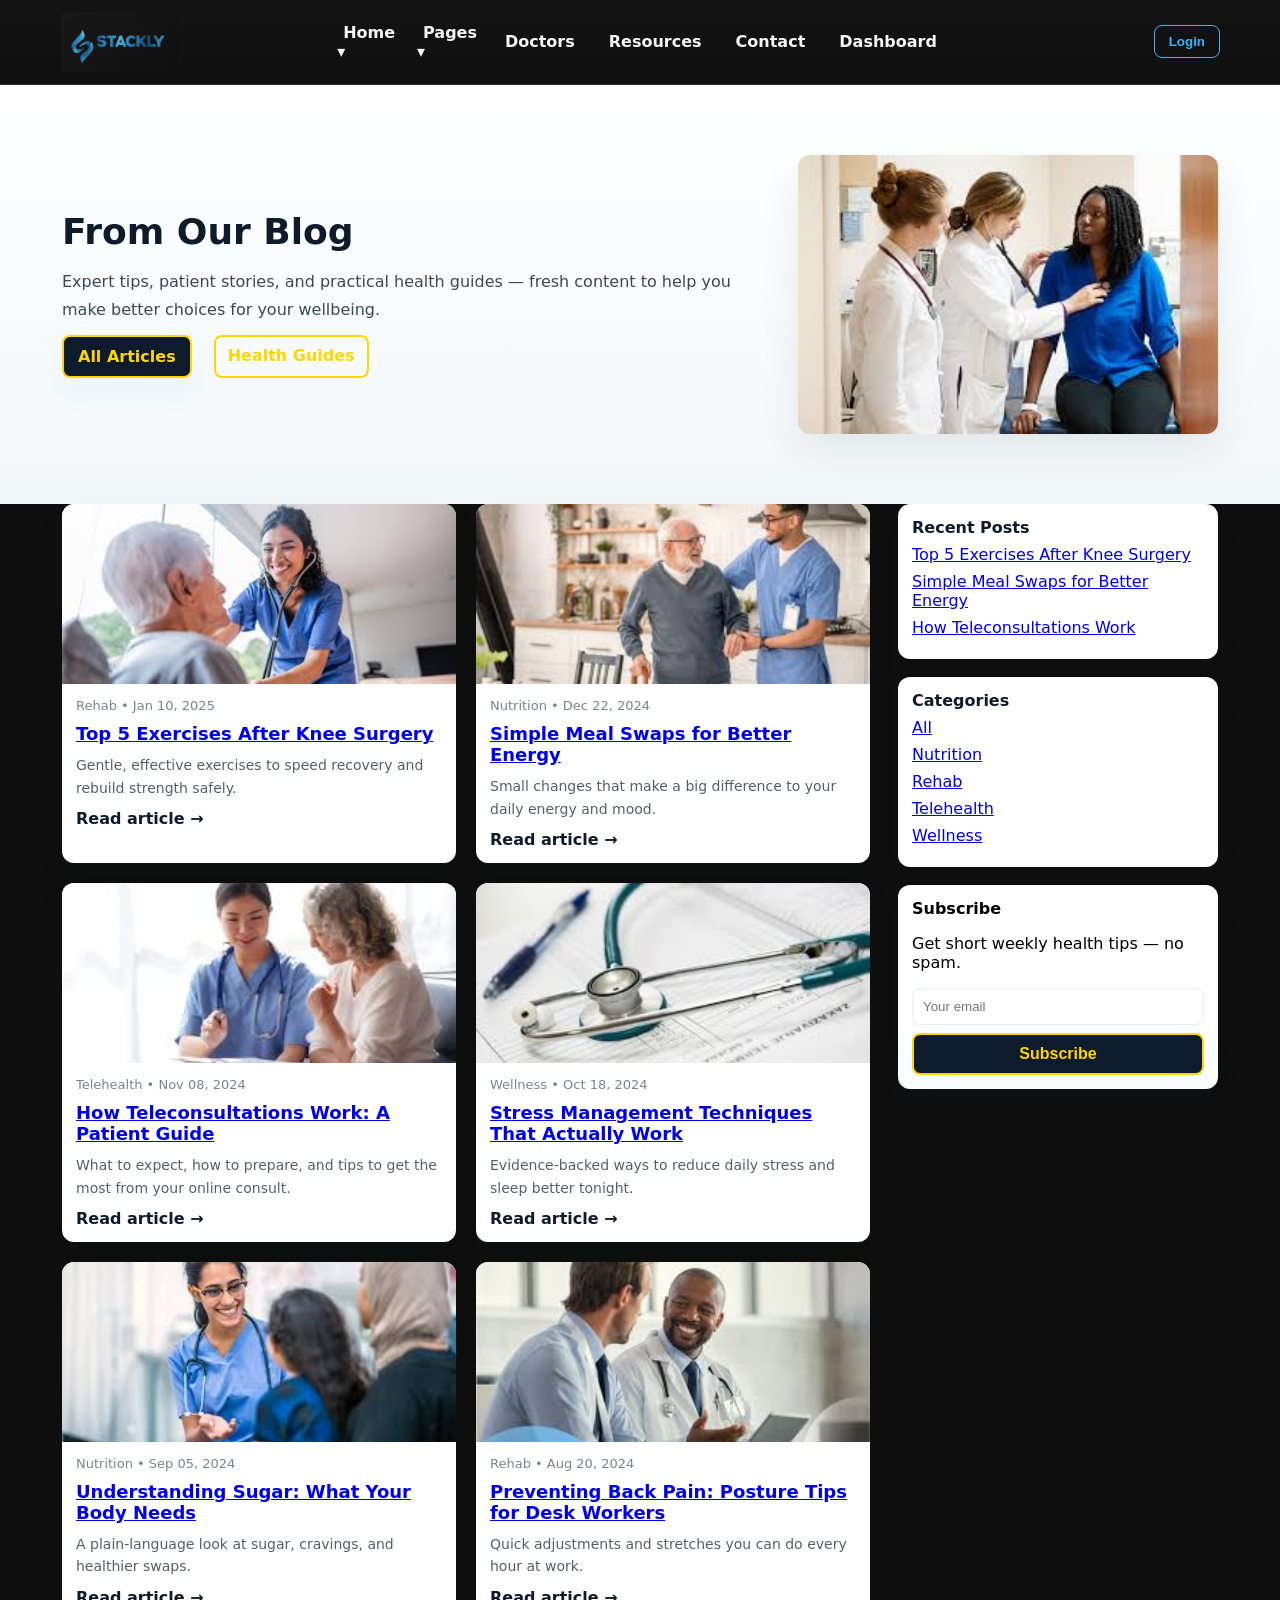
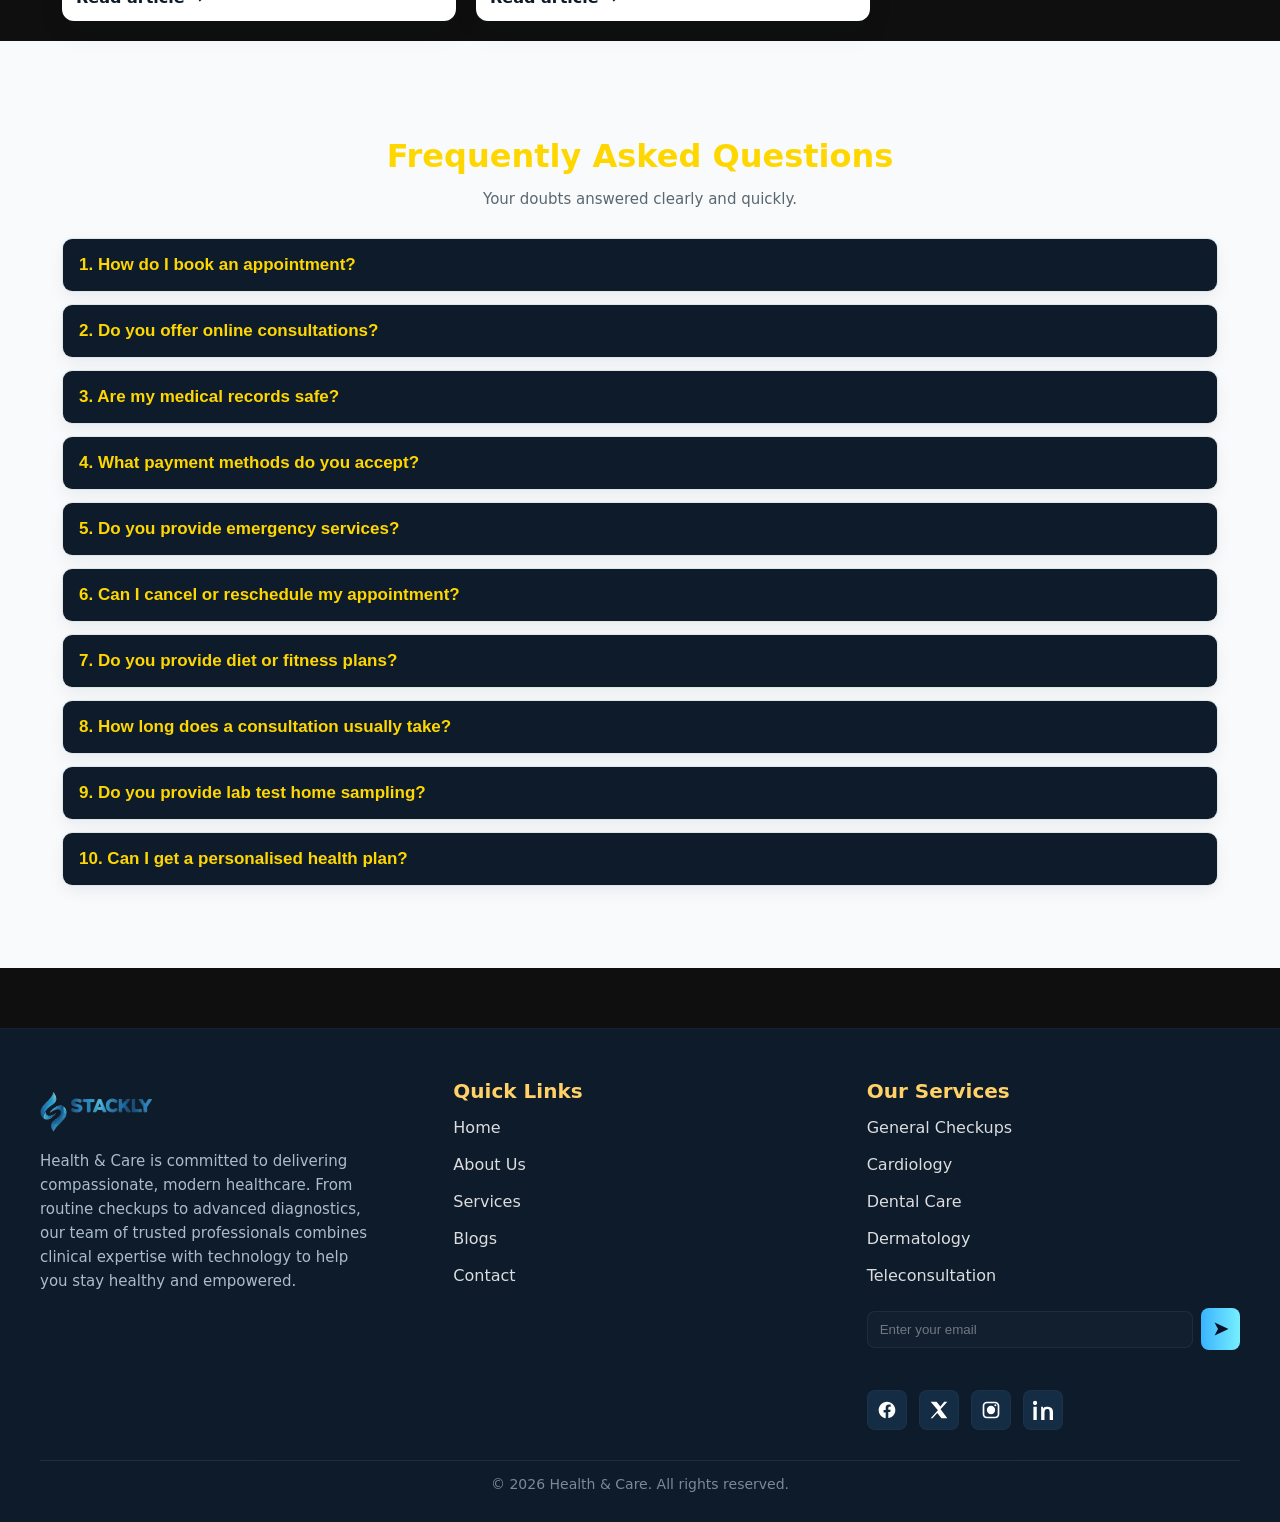
<file: blog.html>
<!doctype html>
<html lang="en">
<head>
  <meta charset="utf-8" />
  <meta name="viewport" content="width=device-width, initial-scale=1" />
  <title>Health & Care — Home</title>
  <link rel="stylesheet" href="style.css" />
</head>
<body>
  <header class="site-header">
    <div class="header-inner">

      <!-- LOGO (left) -->
     <div class="site-logo" id="siteLogo">
  <img src="assets/images/logo3.webp" alt="Health & Care Logo">
</div>


      <!-- NAV (centered visually) -->
      <nav id="site-nav" class="site-nav" aria-label="Main navigation">
        <ul class="nav-list">
          <li class="nav-item dropdown">
            <a href="index.html" class="dropdown-link" aria-expanded="false">Home ▾</a>
            <ul class="dropdown-menu">
           
              <li><a href="home1.html">Home 2</a></li>
            </ul>
          </li>

          <li class="nav-item dropdown">
            <a href="#" class="dropdown-link" aria-expanded="false">Pages ▾</a>
            <ul class="dropdown-menu">
              <li><a href="about.html">About Us</a></li>
              <li><a href="services.html">Services</a></li>
              <li><a href="blog.html">Blogs</a></li>
              <li><a href="pricing.html">Pricing</a></li>
            </ul>
          </li>

          <li class="nav-item"><a href="doctors.html">Doctors</a></li>
          <li class="nav-item"><a href="resources.html">Resources</a></li>
          <li class="nav-item"><a href="contact.html">Contact</a></li>
          <li class="nav-item"><a href="dashboard.html">Dashboard</a></li>
        </ul>
      </nav>

      <!-- RIGHT SIDE: login button + hamburger (mobile only) -->
      <div class="header-right">
<button id="loginBtn" class="login-btn">Login</button>

<script>
  document.getElementById('loginBtn')?.addEventListener('click', function(e){
    // change to the URL you want
    window.location.href = 'login.html';
    // if you want to open in a new tab instead, use:
    // window.open('login.html', '_blank', 'noopener');
  });
</script>


        <!-- hamburger (visible only on mobile) -->
        <button id="hamburger" class="hamburger" aria-label="Open menu" aria-controls="mobile-menu" aria-expanded="false">
          <span class="hamburger-bars">
            <span class="bar bar1"></span>
            <span class="bar bar2"></span>
            <span class="bar bar3"></span>
          </span>
        </button>
      </div>
    </div>
<div id="mobile-menu" class="mobile-menu" aria-hidden="true" role="dialog" aria-modal="true" aria-label="Mobile menu">
  <div class="mobile-menu-inner">

    <div class="mobile-top">
      <button id="mobile-close" class="mobile-close" aria-label="Close menu">✕</button>
    
    </div>

    <ul class="mobile-nav-list">
      <!-- NEW: Home dropdown -->
      <li class="mobile-with-sub">
        <button class="mobile-sub-toggle">Home ▾</button>
        <ul class="mobile-submenu">
    
          <li><a href="home1.html">Home 2</a></li>
        </ul>
      </li>

      <!-- Pages dropdown (already there) -->
      <li class="mobile-with-sub">
        <button class="mobile-sub-toggle">Pages ▾</button>
        <ul class="mobile-submenu">
          <li><a href="about.html">About Us</a></li>
          <li><a href="services.html">Services</a></li>
          <li><a href="blog.html">Blogs</a></li>
          <li><a href="pricing.html">Pricing</a></li>
        </ul>
      </li>

      <li><a href="doctors.html">Doctors</a></li>
      <li><a href="resources.html">Resources</a></li>
      <li><a href="contact.html">Contact</a></li>
      <li><a href="dashboard.html">Dashboard</a></li>
      <li><a href="login.html" class="mobile-login">Login</a></li>
    </ul>

  </div>
</div>
</header>




<!-- =========================
   BLOG HERO (intro + image)
   ========================= -->
<section class="blog-hero">
  <div class="hero-wrap container">
    <div class="hero-text">
      <h1>From Our Blog</h1>
      <p class="lead">
        Expert tips, patient stories, and practical health guides — fresh content to help you
        make better choices for your wellbeing.
      </p>

      <div class="hero-actions">
        <a href="404page.html" class="btn btn-primary">All Articles</a>
        <a href="404page.html" class="btn btn-outline">Health Guides</a>
      </div>
    </div>

    <div class="hero-media" aria-hidden="true">
      <img src="assets/images/health.webp" alt="Doctor writing blog" loading="lazy">
    </div>
  </div>
</section>

<!-- =========================
   SEARCH / FILTER ROW
   ========================= -->
<section class="blog-controls container" aria-label="Blog search and filters">
  
</section>

<!-- =========================
   BLOG GRID + SIDEBAR
   ========================= -->
<section class="blog-body container">
  <main class="posts-area" id="posts-area" tabindex="-1">
    <div class="posts-grid" id="posts-grid">
      <!-- Post 1 -->
      <article class="post-card" data-category="rehab">
        <a class="post-img" href="404page.html">
          <img src="assets/images/blog.webp" alt="Post 1" loading="lazy">
        </a>
        <div class="post-body">
          <div class="post-meta">Rehab • Jan 10, 2025</div>
          <h3><a href="404page.html">Top 5 Exercises After Knee Surgery</a></h3>
          <p class="excerpt">Gentle, effective exercises to speed recovery and rebuild strength safely.</p>
          <a class="read-more" href="404page.html">Read article →</a>
        </div>
      </article>

      <!-- Post 2 -->
      <article class="post-card" data-category="nutrition">
        <a class="post-img" href="404page.html"><img src="assets/images/blog2.webp" alt="Post 2" loading="lazy"></a>

        <div class="post-body">
          <div class="post-meta">Nutrition • Dec 22, 2024</div>
          <h3><a href="404page.html">Simple Meal Swaps for Better Energy</a></h3>
          <p class="excerpt">Small changes that make a big difference to your daily energy and mood.</p>
          <a class="read-more" href="404page.html">Read article →</a>
        </div>
      </article>

      <!-- Post 3 -->
      <article class="post-card" data-category="telehealth">
        <a class="post-img" href="404page.html"><img src="assets/images/blog3.webp" alt="Post 3" loading="lazy"></a>
        <div class="post-body">
          <div class="post-meta">Telehealth • Nov 08, 2024</div>
          <h3><a href="404page.html">How Teleconsultations Work: A Patient Guide</a></h3>
          <p class="excerpt">What to expect, how to prepare, and tips to get the most from your online consult.</p>
          <a class="read-more" href="404page.html">Read article →</a>
        </div>
      </article>

      <!-- Post 4 -->
      <article class="post-card" data-category="wellness">
        <a class="post-img" href="404page.html"><img src="assets/images/blog4.webp" alt="Post 4" loading="lazy"></a>
        <div class="post-body">
          <div class="post-meta">Wellness • Oct 18, 2024</div>
          <h3><a href="404page.html">Stress Management Techniques That Actually Work</a></h3>
          <p class="excerpt">Evidence-backed ways to reduce daily stress and sleep better tonight.</p>
          <a class="read-more" href="404page.html">Read article →</a>
        </div>
      </article>

      <!-- Post 5 -->
      <article class="post-card" data-category="nutrition">
        <a class="post-img" href="404page.html"><img src="assets/images/blog5.webp" alt="Post 5" loading="lazy"></a>
        <div class="post-body">
          <div class="post-meta">Nutrition • Sep 05, 2024</div>
          <h3><a href="404page.html">Understanding Sugar: What Your Body Needs</a></h3>
          <p class="excerpt">A plain-language look at sugar, cravings, and healthier swaps.</p>
          <a class="read-more" href="404page.html">Read article →</a>
        </div>
      </article>

      <!-- Post 6 -->
      <article class="post-card" data-category="rehab">
        <a class="post-img" href="404page.html"><img src="assets/images/blog6.webp" alt="Post 6" loading="lazy"></a>
        <div class="post-body">
          <div class="post-meta">Rehab • Aug 20, 2024</div>
          <h3><a href="404page.html">Preventing Back Pain: Posture Tips for Desk Workers</a></h3>
          <p class="excerpt">Quick adjustments and stretches you can do every hour at work.</p>
          <a class="read-more" href="404page.html">Read article →</a>
        </div>
      </article>
    </div>

    <!-- pagination -->
    <div class="pagination" role="navigation" aria-label="Blog pages">
    
    </div>
  </main>

  <!-- SIDEBAR -->
  <aside class="blog-sidebar" aria-label="Blog sidebar">
    <div class="widget widget-recent">
      <h4>Recent Posts</h4>
      <ul>
        <li><a href="404page.html">Top 5 Exercises After Knee Surgery</a></li>
        <li><a href="404page.html">Simple Meal Swaps for Better Energy</a></li>
        <li><a href="404page.html">How Teleconsultations Work</a></li>
      </ul>
    </div>

    <div class="widget widget-cats">
      <h4>Categories</h4>
      <ul>
        <li><a href="404page.html" data-filter="all">All</a></li>
        <li><a href="404page.html" data-filter="nutrition">Nutrition</a></li>
        <li><a href="404page.html" data-filter="rehab">Rehab</a></li>
        <li><a href="404page.html" data-filter="telehealth">Telehealth</a></li>
        <li><a href="404page.html" data-filter="wellness">Wellness</a></li>
      </ul>
    </div>

    <div class="widget widget-newsletter">
      <h4>Subscribe</h4>
      <p>Get short weekly health tips — no spam.</p>
      <form id="newsletter-form" action="404page.html" method="post" onsubmit="return false;">
        <label class="sr-only" for="nl-email">Email</label>
        <input id="nl-email" type="email" placeholder="Your email" required>
        <button class="btn btn-primary" type="submit">Subscribe</button>
      </form>
    </div>
  </aside>
</section>

<!-- =========================
   FAQ SECTION
   ========================= -->
<section class="faq-section">
  <div class="container">
    <div class="faq-head">
      <h2>Frequently Asked Questions</h2>
      <p>Your doubts answered clearly and quickly.</p>
    </div>

    <div class="faq-list">

      <!-- FAQ 1 -->
      <div class="faq-item">
        <button class="faq-question">1. How do I book an appointment?</button>
        <div class="faq-answer">
          <p>You can book directly through our website, choose your service, pick a time, and confirm instantly.</p>
        </div>
      </div>

      <!-- FAQ 2 -->
      <div class="faq-item">
        <button class="faq-question">2. Do you offer online consultations?</button>
        <div class="faq-answer">
          <p>Yes, our doctors provide secure video consultations for quick guidance and follow-ups.</p>
        </div>
      </div>

      <!-- FAQ 3 -->
      <div class="faq-item">
        <button class="faq-question">3. Are my medical records safe?</button>
        <div class="faq-answer">
          <p>All records are stored securely following strict privacy and data protection standards.</p>
        </div>
      </div>

      <!-- FAQ 4 -->
      <div class="faq-item">
        <button class="faq-question">4. What payment methods do you accept?</button>
        <div class="faq-answer">
          <p>We accept UPI, credit/debit cards, net banking, and cash at the clinic.</p>
        </div>
      </div>

      <!-- FAQ 5 -->
      <div class="faq-item">
        <button class="faq-question">5. Do you provide emergency services?</button>
        <div class="faq-answer">
          <p>Emergency services depend on your location. You can call our support for immediate help.</p>
        </div>
      </div>

      <!-- FAQ 6 -->
      <div class="faq-item">
        <button class="faq-question">6. Can I cancel or reschedule my appointment?</button>
        <div class="faq-answer">
          <p>Yes, appointments can be rescheduled or cancelled up to 24 hours before your slot.</p>
        </div>
      </div>

      <!-- FAQ 7 -->
      <div class="faq-item">
        <button class="faq-question">7. Do you provide diet or fitness plans?</button>
        <div class="faq-answer">
          <p>Yes, we offer personalised nutrition and fitness plans tailored to your goals.</p>
        </div>
      </div>

      <!-- FAQ 8 -->
      <div class="faq-item">
        <button class="faq-question">8. How long does a consultation usually take?</button>
        <div class="faq-answer">
          <p>A typical consultation lasts between 15–25 minutes, depending on your needs.</p>
        </div>
      </div>

      <!-- FAQ 9 -->
      <div class="faq-item">
        <button class="faq-question">9. Do you provide lab test home sampling?</button>
        <div class="faq-answer">
          <p>Yes, home sample collection is available for most diagnostic tests.</p>
        </div>
      </div>

      <!-- FAQ 10 -->
      <div class="faq-item">
        <button class="faq-question">10. Can I get a personalised health plan?</button>
        <div class="faq-answer">
          <p>Our experts can create tailored health plans based on your lifestyle and medical history.</p>
        </div>
      </div>

    </div>
  </div>
</section>
<script>

    

document.querySelectorAll('.faq-question').forEach(btn => {
  btn.addEventListener('click', () => {
    const item = btn.parentElement;

    // Close all others
    document.querySelectorAll('.faq-item').forEach(faq => {
      if (faq !== item) faq.classList.remove('active');
    });

    // Toggle current
    item.classList.toggle('active');
  });
});



</script>


<!-- =========================
     FOOTER (Health & Care)
     ========================= -->
<footer class="hc-footer" role="contentinfo">
  <div class="hc-footer-inner">

    <!-- LEFT: logo + desc -->
    <div class="hc-col hc-col-about">
<img src="assets/images/logo3.webp" alt="">
      <div class="hc-logo-wrap">
    
      </div>

      <p class="hc-desc">
        Health & Care is committed to delivering compassionate, modern healthcare.
        From routine checkups to advanced diagnostics, our team of trusted professionals
        combines clinical expertise with technology to help you stay healthy and empowered.
      </p>
    </div>

    <!-- MIDDLE: quick links -->
    <div class="hc-col hc-col-links">
      <h4 class="hc-title">Quick Links</h4>
      <ul class="hc-links-list">
        <li><a href="index.html">Home</a></li>
        <li><a href="about.html">About Us</a></li>
        <li><a href="services.html">Services</a></li>
        <li><a href="blog.html">Blogs</a></li>
        <li><a href="contact.html">Contact</a></li>
      </ul>
    </div>

    <!-- RIGHT: services / subscribe -->
    <div class="hc-col hc-col-subscribe">
      <h4 class="hc-title">Our Services</h4>
      <ul class="hc-services-list">
        <li><a href="404page.html">General Checkups</a></li>
        <li><a href="404page.html">Cardiology</a></li>
        <li><a href="404page.html">Dental Care</a></li>
        <li><a href="404page.html">Dermatology</a></li>
        <li><a href="404page.html">Teleconsultation</a></li>
      </ul>

      <div class="hc-newsletter">
        <label for="hc-email" class="sr-only">Subscribe to newsletter</label>
        <input id="hc-email" type="email" placeholder="Enter your email" />
           <p id="newsletterError" style="color:#ff4b4b; font-size:14px; margin-top:6px; display:none;">
  Fill the credentials
</p>
        <button class="hc-send" aria-label="Subscribe">➤</button>
     

      </div>

      <div class="hc-social">
        <div class="hc-social">
  <a href="404page.html" aria-label="Facebook" class="hc-social-btn">
    <!-- Facebook SVG -->
    <svg viewBox="0 0 24 24" fill="currentColor">
      <path d="M22 12.07C22 6.54 17.52 2 12 2S2 6.54 2 12.07c0 5.03 3.66 9.19 8.44 9.93v-7.03h-2.54v-2.9h2.54V9.41c0-2.5 1.49-3.89 3.78-3.89 1.09 0 2.23.2 2.23.2v2.46h-1.26c-1.24 0-1.63.77-1.63 1.56v1.87h2.78l-.44 2.9h-2.34v7.03C18.34 21.26 22 17.1 22 12.07z"/>
    </svg>
  </a>

  <a href="404page.html" aria-label="Twitter" class="hc-social-btn">
    <!-- Twitter / X SVG -->
    <svg viewBox="0 0 24 24" fill="currentColor">
      <path d="M18.23 2H22l-8.09 9.19L22 22h-7.03l-5.08-6.46L4.26 22H2l8.66-9.83L2 2h7.03l4.66 5.86L18.23 2z"/>
    </svg>
  </a>

  <a href="404page.html" aria-label="Instagram" class="hc-social-btn">
    <!-- Instagram SVG -->
    <svg viewBox="0 0 24 24" fill="currentColor">
      <path d="M7 2C4.24 2 2 4.24 2 7v10c0 2.76 2.24 5 5 5h10c2.76 0 5-2.24 5-5V7c0-2.76-2.24-5-5-5H7zm10 2c1.65 0 3 1.35 3 3v10c0 1.65-1.35 3-3 3H7c-1.65 0-3-1.35-3-3V7c0-1.65 1.35-3 3-3h10zm-5 3a5 5 0 100 10 5 5 0 000-10zm6.5-.75a1.25 1.25 0 11-2.5 0 1.25 1.25 0 012.5 0z"/>
    </svg>
  </a>

  <a href="404page.html" aria-label="LinkedIn" class="hc-social-btn">
    <!-- LinkedIn SVG -->
    <svg viewBox="0 0 24 24" fill="currentColor">
      <path d="M4.98 3.5C4.98 4.88 3.86 6 2.5 6S0 4.88 0 3.5 1.12 1 2.5 1 4.98 2.12 4.98 3.5zM.5 8h4V24h-4V8zm7.5 0h4v2.2h.06c.56-1.06 1.96-2.2 4.04-2.2C21.44 8 24 10.12 24 14.44V24h-4v-8.6c0-2.06-.04-4.72-2.88-4.72-2.88 0-3.32 2.24-3.32 4.56V24h-4V8z"/>
    </svg>
  </a>
</div>

      </div>
    </div>

  </div>

  <div class="hc-footer-bottom">
    <div class="hc-copy">© <span id="year"></span> Health & Care. All rights reserved.</div>
  </div>
</footer>


    

<script src="app.js"></script>
</body>
</html>
</file>
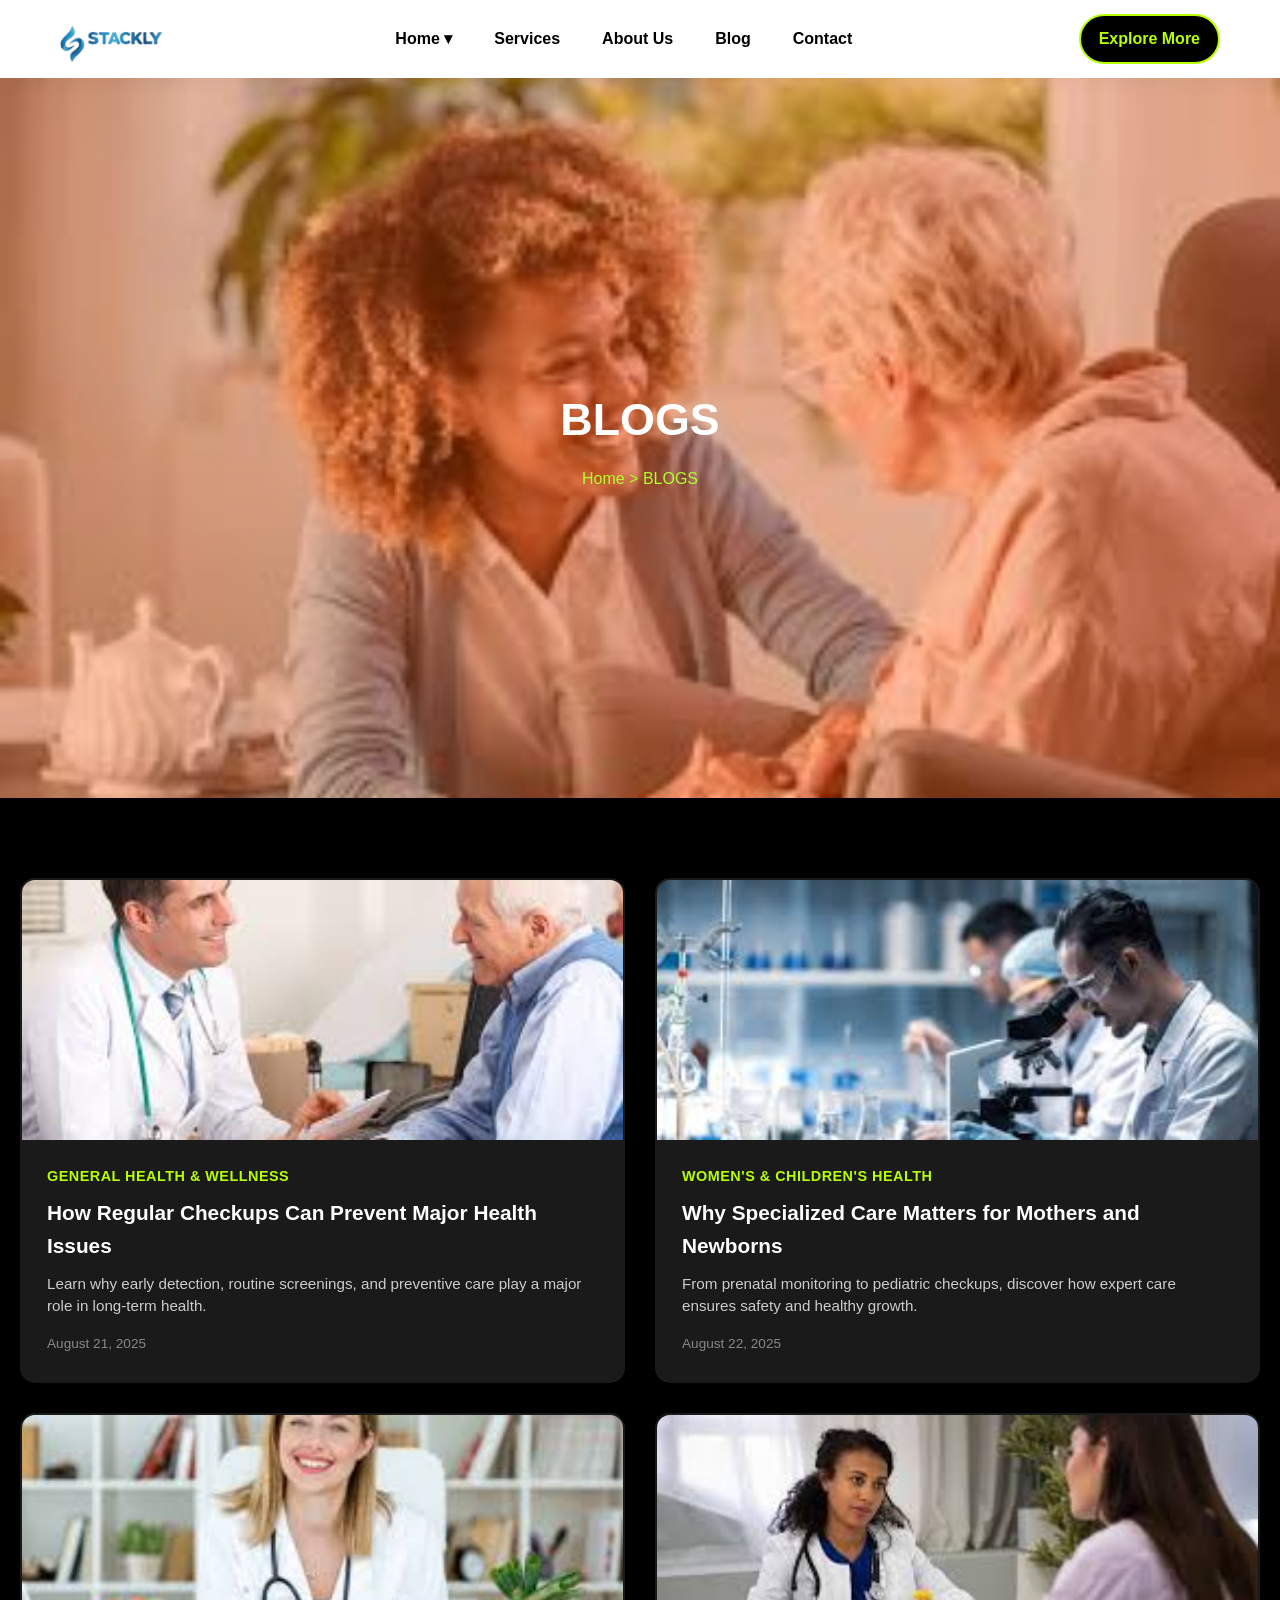
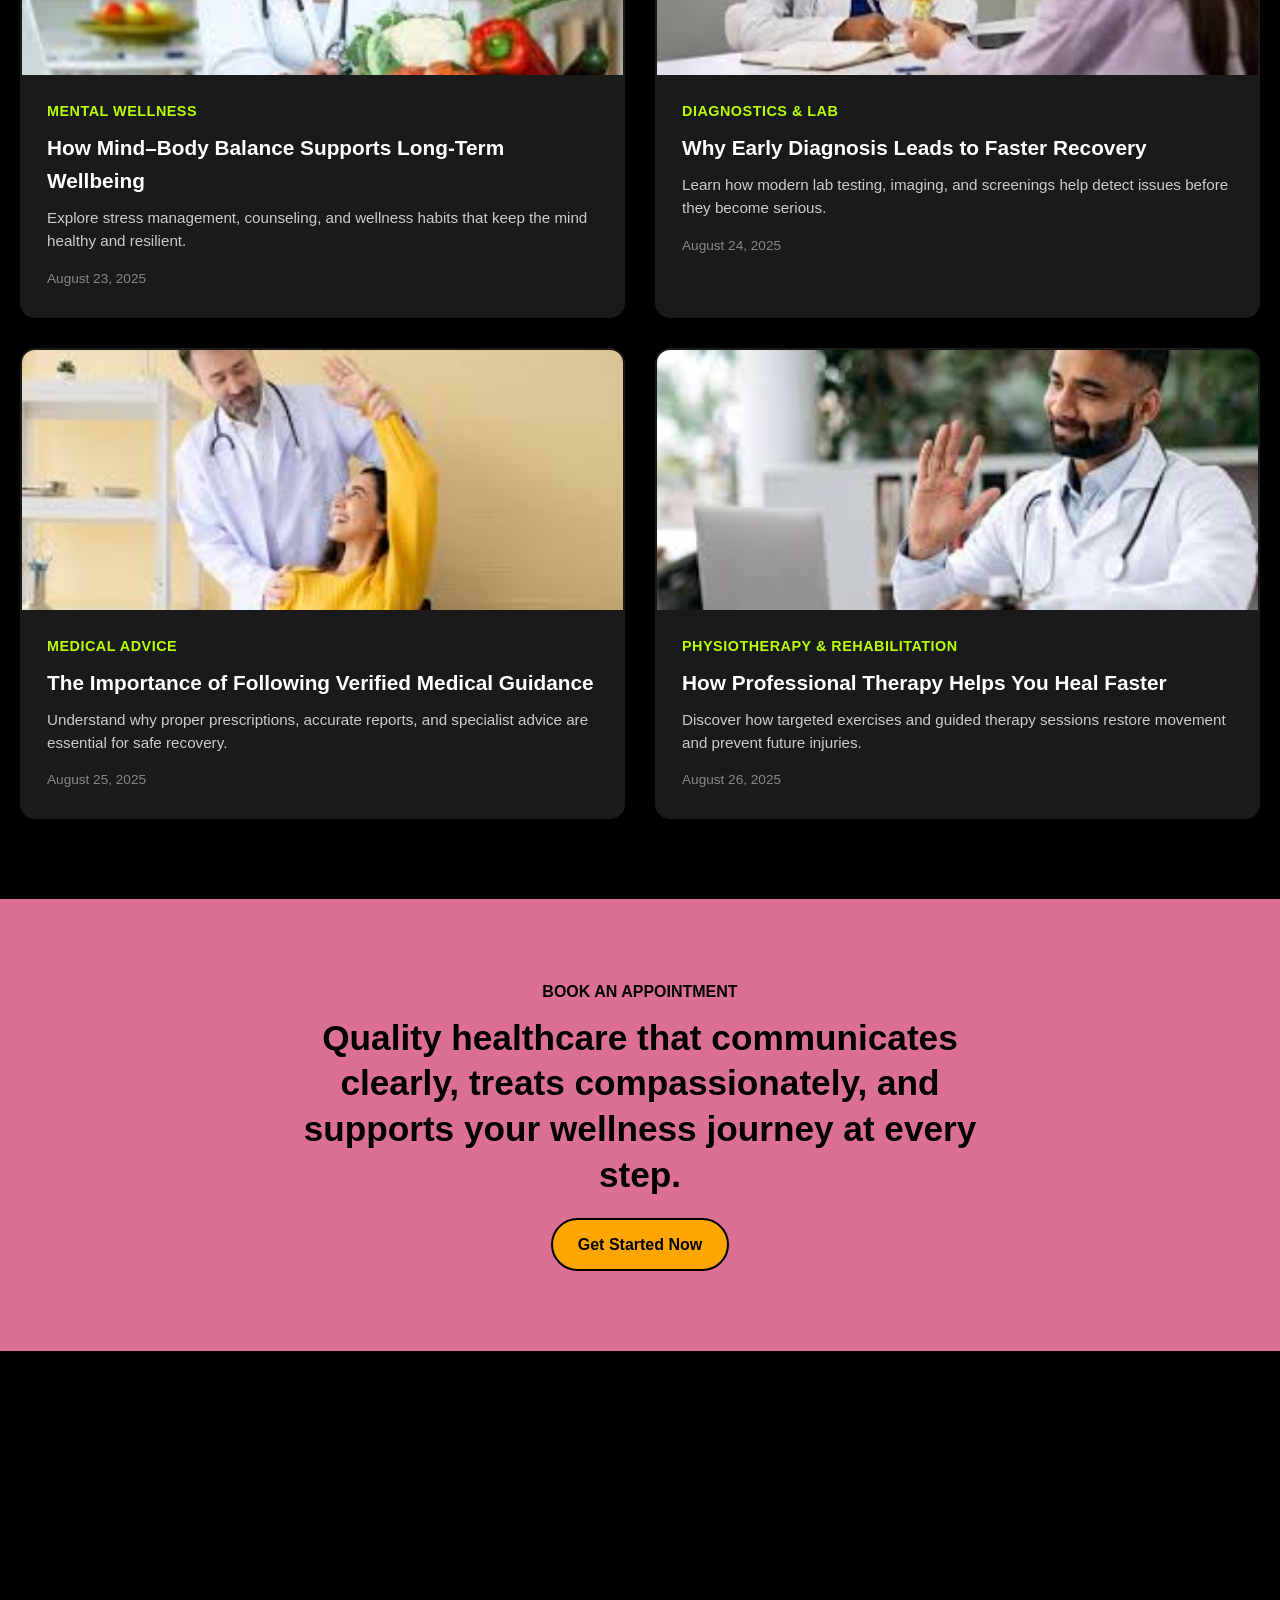
<file: blog2.html>
<!doctype html>
<html lang="en">
<head>
  <meta charset="utf-8">
  <meta name="viewport" content="width=device-width, initial-scale=1">
  <title>Stackly — Paper & Packaging Technology</title>
  <link rel="icon" href="assets/iamges/logo1.webp" type="image/png">
  <link rel="stylesheet" href="home.css">
  <link rel="stylesheet" href="https://cdnjs.cloudflare.com/ajax/libs/font-awesome/6.5.1/css/all.min.css">
</head>
<body>

<header class="site-header">
  <div class="container nav-container">
    <!-- Logo -->
    <a class="logo" href="index.html" aria-label="Stackly Home">
      <img src="assets/images/logo3.webp" alt="Stackly logo">
    </a>

    <!-- Desktop nav (visible ≥900px) -->
    <nav class="nav-desktop desktop-only" aria-label="Primary">
      <ul class="nav-list">
        <li class="dropdown">
          <a href="home1.html" class="dropbtn">Home ▾</a>
          <ul class="dropdown-content">
            <li><a href="index.html">home1</a></li>
          </ul>
        </li>
        <li><a href="services2.html">Services</a></li>
        <li><a href="about2.html">About Us</a></li>
        <li><a href="blog2.html">Blog</a></li>
        <li><a href="contact2.html">Contact</a></li>
      </ul>
    </nav>

    <!-- Desktop CTA -->
    <a href="404page.html" class="btn neon desktop-only">Explore More</a>

    <!-- Hamburger (visible <900px) -->
    <button id="hamburger" class="hamburger mobile-only" aria-label="Open menu" aria-controls="site-nav" aria-expanded="false">
      <span class="hamburger-line"></span>
      <span class="hamburger-line"></span>
      <span class="hamburger-line"></span>
    </button>
  </div>

  <!-- Mobile overlay nav -->
  <nav id="site-nav" class="site-nav mobile-only" aria-label="Primary" aria-hidden="true">
    <button class="nav-close" id="nav-close" aria-label="Close menu">✕</button>
    <ul class="nav-overlay-list">
      <li class="dropdown">
        <a href="home1.html" class="dropbtn">Home ▾</a>
        <ul class="dropdown-content">
          <li><a href="index.html">home1</a></li>
        </ul>
      </li>
      <li><a href="services2.html">Services</a></li>
      <li><a href="about2.html">About Us</a></li>
      <li><a href="blog2.html">Blog</a></li>
      <li><a href="contact2.html">Contact</a></li>
      <li><a href="404page.html" class="btn neon">Explore More</a></li>
    </ul>
  </nav>
</header>




<section class="page-hero">
  <div class="page-hero-overlay"></div>

  <!-- Images -->
  <img src="assets/images/health9.webp" alt="Banner 1" class="page-hero-bg active">
  <img src="assets/images/health10.webp" alt="Banner 2" class="page-hero-bg">
  <img src="assets/images/health11.webp" alt="Banner 3" class="page-hero-bg">

  <!-- Text Content -->
  <div class="page-hero-content">
    <h1>BLOGS</h1>
    <p>Home > BLOGS</p>
  </div>
</section>
<section class="blog-grid-section">
  <div class="blog-grid-container">

    <!-- Blog 1 -->
    <article class="blog-card">
      <div class="blog-img">
        <img src="assets/images/service.webp" alt="Healthcare Blog 1">
      </div>
      <div class="blog-info">
        <h4>General Health & Wellness</h4>
        <h2>How Regular Checkups Can Prevent Major Health Issues</h2>
        <p>Learn why early detection, routine screenings, and preventive care play a major role in long-term health.</p>
        <span class="date">August 21, 2025</span>
      </div>
    </article>

    <!-- Blog 2 -->
    <article class="blog-card">
      <div class="blog-img">
        <img src="assets/images/service2.webp" alt="Healthcare Blog 2">
      </div>
      <div class="blog-info">
        <h4>Women's & Children's Health</h4>
        <h2>Why Specialized Care Matters for Mothers and Newborns</h2>
        <p>From prenatal monitoring to pediatric checkups, discover how expert care ensures safety and healthy growth.</p>
        <span class="date">August 22, 2025</span>
      </div>
    </article>

    <!-- Blog 3 -->
    <article class="blog-card">
      <div class="blog-img">
        <img src="assets/images/service3.webp" alt="Healthcare Blog 3">
      </div>
      <div class="blog-info">
        <h4>Mental Wellness</h4>
        <h2>How Mind–Body Balance Supports Long-Term Wellbeing</h2>
        <p>Explore stress management, counseling, and wellness habits that keep the mind healthy and resilient.</p>
        <span class="date">August 23, 2025</span>
      </div>
    </article>

    <!-- Blog 4 -->
    <article class="blog-card">
      <div class="blog-img">
        <img src="assets/images/service4.webp" alt="Healthcare Blog 4">
      </div>
      <div class="blog-info">
        <h4>Diagnostics & Lab</h4>
        <h2>Why Early Diagnosis Leads to Faster Recovery</h2>
        <p>Learn how modern lab testing, imaging, and screenings help detect issues before they become serious.</p>
        <span class="date">August 24, 2025</span>
      </div>
    </article>

    <!-- Blog 5 -->
    <article class="blog-card">
      <div class="blog-img">
        <img src="assets/images/service5.webp" alt="Healthcare Blog 5">
      </div>
      <div class="blog-info">
        <h4>Medical Advice</h4>
        <h2>The Importance of Following Verified Medical Guidance</h2>
        <p>Understand why proper prescriptions, accurate reports, and specialist advice are essential for safe recovery.</p>
        <span class="date">August 25, 2025</span>
      </div>
    </article>

    <!-- Blog 6 -->
    <article class="blog-card">
      <div class="blog-img">
        <img src="assets/images/service6.webp" alt="Healthcare Blog 6">
      </div>
      <div class="blog-info">
        <h4>Physiotherapy & Rehabilitation</h4>
        <h2>How Professional Therapy Helps You Heal Faster</h2>
        <p>Discover how targeted exercises and guided therapy sessions restore movement and prevent future injuries.</p>
        <span class="date">August 26, 2025</span>
      </div>
    </article>

  </div>
</section>

<!-- CTA BANNER SECTION -->
<section class="cta-banner">
  <div class="cta-banner-content">
    <p class="cta-subtext">Book an Appointment</p>
    <h1 class="cta-title">
      Quality healthcare that communicates clearly, treats compassionately, and supports your wellness journey at every step.
    </h1>
    <a href="404page.html" class="cta-button">Get Started Now</a>
  </div>
</section>


<!-- =======================
         FOOTER
======================= -->
<footer class="footer reveal">
  <div class="footer-container">

    <!-- 1. Brand Column -->
    <div class="footer-col footer-brand reveal">
      <a href="index.html" class="footer-logo">
        <img src="assets/images/logo3.webp" alt="Healthcare Logo">
      </a>
      <p>
        We provide compassionate, reliable, and advanced medical care designed to support every stage of your health journey. 
        From preventive checkups to specialized treatments, our mission is to keep you and your family healthy and protected.
      </p>
    </div>

    <!-- 2. Quick Links -->
    <div class="footer-col reveal">
      <h4>Quick Links</h4>
      <ul>
        <li><a href="home2.html">Home</a></li>
        <li><a href="about2.html">About Us</a></li>
        <li><a href="services2.html">Services</a></li>
        <li><a href="blog2.html">Blog</a></li>
        <li><a href="contact2.html">Contact</a></li>
      </ul>
    </div>

    <!-- 3. Services -->
    <div class="footer-col reveal">
      <h4>Our Services</h4>
      <ul>
        <li><a href="404page.html">General Checkups</a></li>
        <li><a href="404page.html">Diagnostics & Lab Tests</a></li>
        <li><a href="404page.html">Specialist Consultations</a></li>
        <li><a href="404page.html">Physiotherapy & Rehab</a></li>
        <li><a href="404page.html">Emergency Care</a></li>
        <li><a href="404page.html">Preventive Health Packages</a></li>
      </ul>
    </div>

    <!-- 4. Newsletter / Contact -->
    <div class="footer-col reveal">
      <h4>Stay Connected</h4>
      <p>Subscribe to receive health tips, wellness updates, and medical insights from our experts.</p>

      <form class="footer-newsletter" onsubmit="event.preventDefault(); window.location.href='404page.html';">
        <input type="email" placeholder="Enter your email" required>
        <button type="submit">
          <i class="fa-solid fa-paper-plane"></i>
        </button>
      </form>

      <div class="social-links">
        <a href="404page.html"><i class="fa-brands fa-facebook-f"></i></a>
        <a href="404page.html"><i class="fa-brands fa-twitter"></i></a>
        <a href="404page.html"><i class="fa-brands fa-instagram"></i></a>
        <a href="404page.html"><i class="fa-brands fa-linkedin-in"></i></a>
      </div>
    </div>

  </div>

  <!-- Bottom bar -->
  <div class="footer-bottom reveal">
    <p>© 2025 HealthCare Clinic | All Rights Reserved | <a href="#">Privacy Policy</a></p>
  </div>
</footer>



<script>






//header function
  const heroImages = document.querySelectorAll('.page-hero-bg');
  let current = 0;

  function showNextImage() {
    heroImages[current].classList.remove('active');
    current = (current + 1) % heroImages.length;
    heroImages[current].classList.add('active');
  }

  setInterval(showNextImage, 4000); // change image every 4 seconds


    //footer function

  const reveals = document.querySelectorAll(".reveal");

  const observer = new IntersectionObserver((entries) => {
    entries.forEach((entry) => {
      if (entry.isIntersecting) {
        entry.target.classList.add("active");
      } else {
        entry.target.classList.remove("active");
      }
    });
  }, { threshold: 0.2 });

  reveals.forEach((el) => observer.observe(el));





  
  // Reveal cards on scroll
  const cards = document.querySelectorAll('.blog-card');

  const revealOnScroll = () => {
    const triggerBottom = window.innerHeight * 0.85;
    cards.forEach(card => {
      const cardTop = card.getBoundingClientRect().top;
      if (cardTop < triggerBottom) {
        card.classList.add('visible');
      }
    });
  };

  window.addEventListener('scroll', revealOnScroll);
  window.addEventListener('load', revealOnScroll)










</script>
<script src="main.js " defer></script>
</body>
</html>
</file>
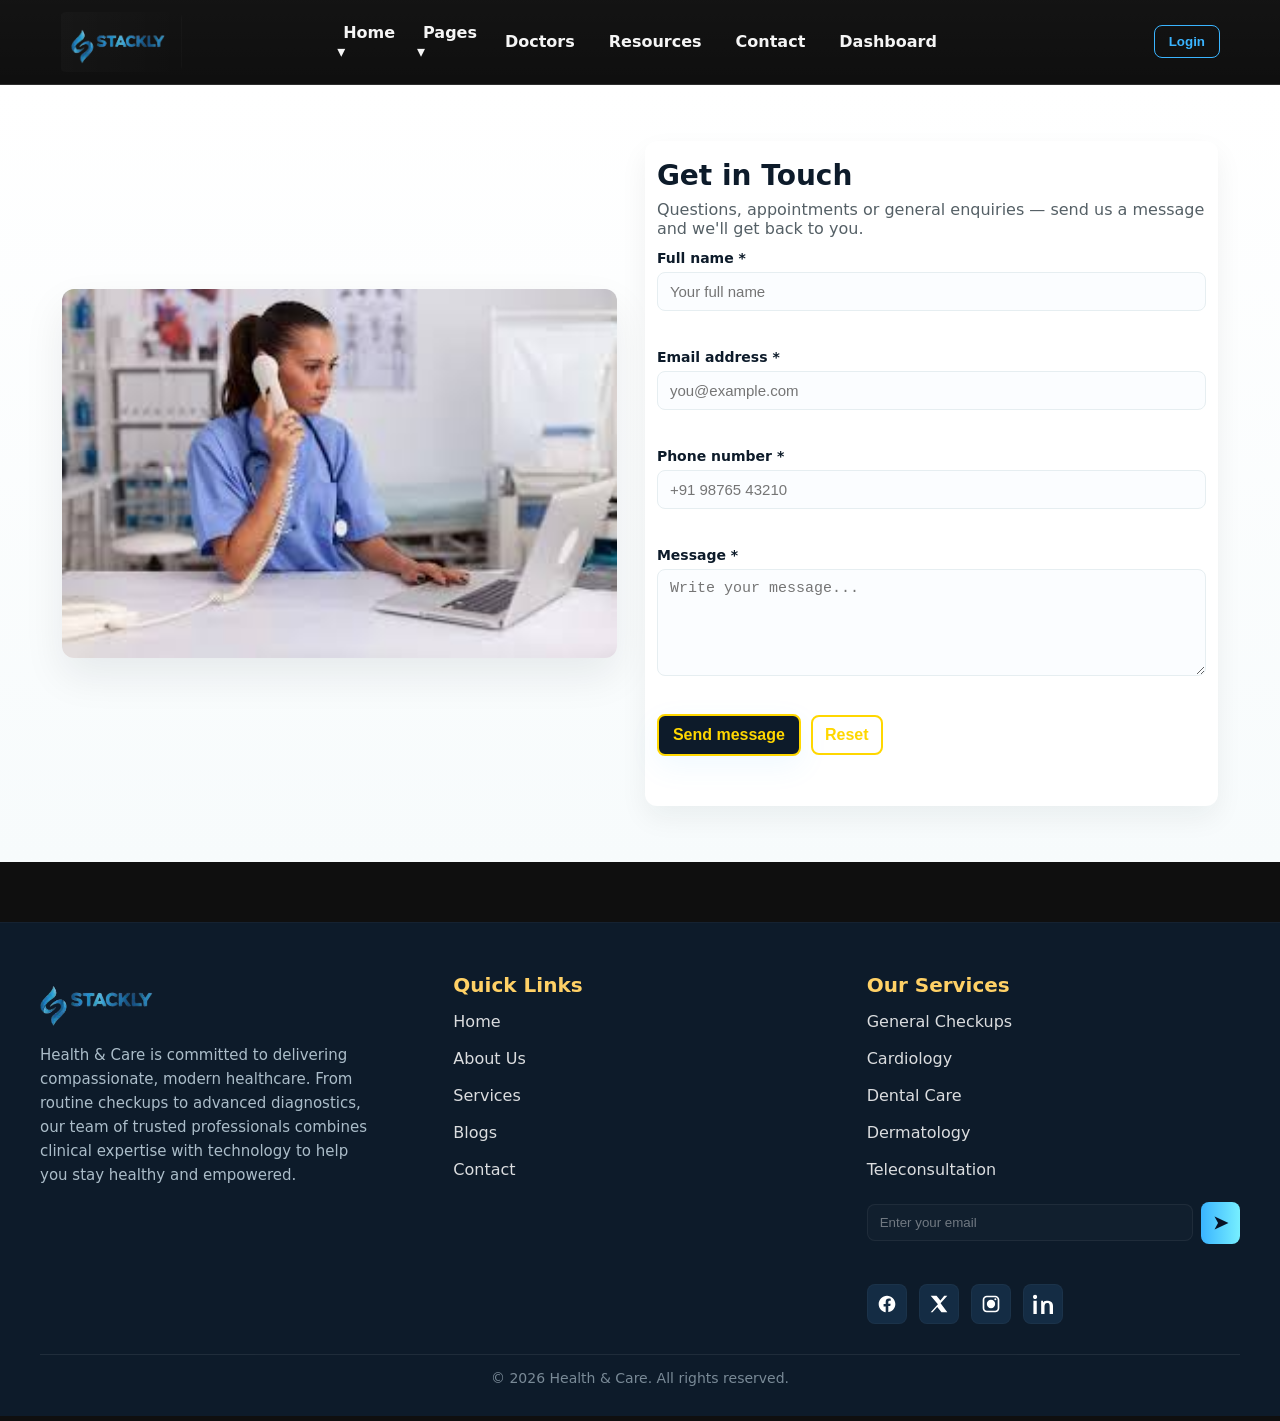
<file: contact.html>
<!doctype html>
<html lang="en">
<head>
  <meta charset="utf-8" />
  <meta name="viewport" content="width=device-width, initial-scale=1" />
  <title>Health & Care — Home</title>
  <link rel="stylesheet" href="style.css" />
</head>
<body>
  <header class="site-header">
    <div class="header-inner">

      <!-- LOGO (left) -->
     <div class="site-logo" id="siteLogo">
  <img src="assets/images/logo3.webp" alt="Health & Care Logo">
</div>


      <!-- NAV (centered visually) -->
      <nav id="site-nav" class="site-nav" aria-label="Main navigation">
        <ul class="nav-list">
          <li class="nav-item dropdown">
            <a href="index.html" class="dropdown-link" aria-expanded="false">Home ▾</a>
            <ul class="dropdown-menu">
           
              <li><a href="home1.html">Home 2</a></li>
            </ul>
          </li>

          <li class="nav-item dropdown">
            <a href="#" class="dropdown-link" aria-expanded="false">Pages ▾</a>
            <ul class="dropdown-menu">
              <li><a href="about.html">About Us</a></li>
              <li><a href="services.html">Services</a></li>
              <li><a href="blog.html">Blogs</a></li>
              <li><a href="pricing.html">Pricing</a></li>
            </ul>
          </li>

          <li class="nav-item"><a href="doctors.html">Doctors</a></li>
          <li class="nav-item"><a href="resources.html">Resources</a></li>
          <li class="nav-item"><a href="contact.html">Contact</a></li>
          <li class="nav-item"><a href="dashboard.html">Dashboard</a></li>
        </ul>
      </nav>

      <!-- RIGHT SIDE: login button + hamburger (mobile only) -->
      <div class="header-right">
<button id="loginBtn" class="login-btn">Login</button>

<script>
  document.getElementById('loginBtn')?.addEventListener('click', function(e){
    // change to the URL you want
    window.location.href = 'login.html';
    // if you want to open in a new tab instead, use:
    // window.open('login.html', '_blank', 'noopener');
  });
</script>


        <!-- hamburger (visible only on mobile) -->
        <button id="hamburger" class="hamburger" aria-label="Open menu" aria-controls="mobile-menu" aria-expanded="false">
          <span class="hamburger-bars">
            <span class="bar bar1"></span>
            <span class="bar bar2"></span>
            <span class="bar bar3"></span>
          </span>
        </button>
      </div>
    </div>
<div id="mobile-menu" class="mobile-menu" aria-hidden="true" role="dialog" aria-modal="true" aria-label="Mobile menu">
  <div class="mobile-menu-inner">

    <div class="mobile-top">
      <button id="mobile-close" class="mobile-close" aria-label="Close menu">✕</button>
    
    </div>

    <ul class="mobile-nav-list">
      <!-- NEW: Home dropdown -->
      <li class="mobile-with-sub">
        <button class="mobile-sub-toggle">Home ▾</button>
        <ul class="mobile-submenu">
    
          <li><a href="home1.html">Home 2</a></li>
        </ul>
      </li>

      <!-- Pages dropdown (already there) -->
      <li class="mobile-with-sub">
        <button class="mobile-sub-toggle">Pages ▾</button>
        <ul class="mobile-submenu">
          <li><a href="about.html">About Us</a></li>
          <li><a href="services.html">Services</a></li>
          <li><a href="blog.html">Blogs</a></li>
          <li><a href="pricing.html">Pricing</a></li>
        </ul>
      </li>

      <li><a href="doctors.html">Doctors</a></li>
      <li><a href="resources.html">Resources</a></li>
      <li><a href="contact.html">Contact</a></li>
      <li><a href="dashboard.html">Dashboard</a></li>
      <li><a href="login.html" class="mobile-login">Login</a></li>
    </ul>

  </div>
</div>
</header>





<!-- =========================
   CONTACT SECTION (photo + form)
   ========================= -->
<section class="contact-section" id="contact">
  <div class="container contact-row">
    <!-- LEFT: photo -->
    <div class="contact-photo" aria-hidden="true">
      <img src="assets/images/contactus.webp" alt="Contact us" loading="lazy">
    </div>

    <!-- RIGHT: form -->
    <div class="contact-form-wrap" aria-labelledby="contact-heading">
      <h2 id="contact-heading">Get in Touch</h2>
      <p class="contact-lead">Questions, appointments or general enquiries — send us a message and we'll get back to you.</p>

      <form id="contact-form" novalidate>
        <div class="form-row">
          <label for="c-name">Full name <span aria-hidden="true">*</span></label>
          <input id="c-name" name="name" type="text" placeholder="Your full name" required>
          <div class="field-error" id="error-name" aria-live="polite"></div>
        </div>

        <div class="form-row">
          <label for="c-email">Email address <span aria-hidden="true">*</span></label>
          <input id="c-email" name="email" type="email" placeholder="you@example.com" required>
          <div class="field-error" id="error-email" aria-live="polite"></div>
        </div>

        <div class="form-row">
          <label for="c-phone">Phone number <span aria-hidden="true">*</span></label>
          <input id="c-phone" name="phone" type="tel" placeholder="+91 98765 43210" required>
          <div class="field-error" id="error-phone" aria-live="polite"></div>
        </div>

        <div class="form-row">
          <label for="c-message">Message <span aria-hidden="true">*</span></label>
          <textarea id="c-message" name="message" rows="5" placeholder="Write your message..." required></textarea>
          <div class="field-error" id="error-message" aria-live="polite"></div>
        </div>

        <div class="form-actions">
          <button type="submit" class="btn btn-primary" id="contact-send">Send message</button>
          <button type="reset" class="btn btn-outline" id="contact-reset">Reset</button>
        </div>

        <div id="form-status" class="form-status" aria-live="polite"></div>
      </form>
    </div>
  </div>
</section>



<!-- =========================
     FOOTER (Health & Care)
     ========================= -->
<footer class="hc-footer" role="contentinfo">
  <div class="hc-footer-inner">

    <!-- LEFT: logo + desc -->
    <div class="hc-col hc-col-about">
<img src="assets/images/logo3.webp" alt="">
      <div class="hc-logo-wrap">
    
      </div>

      <p class="hc-desc">
        Health & Care is committed to delivering compassionate, modern healthcare.
        From routine checkups to advanced diagnostics, our team of trusted professionals
        combines clinical expertise with technology to help you stay healthy and empowered.
      </p>
    </div>

    <!-- MIDDLE: quick links -->
    <div class="hc-col hc-col-links">
      <h4 class="hc-title">Quick Links</h4>
      <ul class="hc-links-list">
        <li><a href="index.html">Home</a></li>
        <li><a href="about.html">About Us</a></li>
        <li><a href="services.html">Services</a></li>
        <li><a href="blog.html">Blogs</a></li>
        <li><a href="contact.html">Contact</a></li>
      </ul>
    </div>

    <!-- RIGHT: services / subscribe -->
    <div class="hc-col hc-col-subscribe">
      <h4 class="hc-title">Our Services</h4>
      <ul class="hc-services-list">
        <li><a href="404page.html">General Checkups</a></li>
        <li><a href="404page.html">Cardiology</a></li>
        <li><a href="404page.html">Dental Care</a></li>
        <li><a href="404page.html">Dermatology</a></li>
        <li><a href="404page.html">Teleconsultation</a></li>
      </ul>

      <div class="hc-newsletter">
        <label for="hc-email" class="sr-only">Subscribe to newsletter</label>
        <input id="hc-email" type="email" placeholder="Enter your email" />
           <p id="newsletterError" style="color:#ff4b4b; font-size:14px; margin-top:6px; display:none;">
  Fill the credentials
</p>
        <button class="hc-send" aria-label="Subscribe">➤</button>
     

      </div>

      <div class="hc-social">
        <div class="hc-social">
  <a href="404page.html" aria-label="Facebook" class="hc-social-btn">
    <!-- Facebook SVG -->
    <svg viewBox="0 0 24 24" fill="currentColor">
      <path d="M22 12.07C22 6.54 17.52 2 12 2S2 6.54 2 12.07c0 5.03 3.66 9.19 8.44 9.93v-7.03h-2.54v-2.9h2.54V9.41c0-2.5 1.49-3.89 3.78-3.89 1.09 0 2.23.2 2.23.2v2.46h-1.26c-1.24 0-1.63.77-1.63 1.56v1.87h2.78l-.44 2.9h-2.34v7.03C18.34 21.26 22 17.1 22 12.07z"/>
    </svg>
  </a>

  <a href="404page.html" aria-label="Twitter" class="hc-social-btn">
    <!-- Twitter / X SVG -->
    <svg viewBox="0 0 24 24" fill="currentColor">
      <path d="M18.23 2H22l-8.09 9.19L22 22h-7.03l-5.08-6.46L4.26 22H2l8.66-9.83L2 2h7.03l4.66 5.86L18.23 2z"/>
    </svg>
  </a>

  <a href="404page.html" aria-label="Instagram" class="hc-social-btn">
    <!-- Instagram SVG -->
    <svg viewBox="0 0 24 24" fill="currentColor">
      <path d="M7 2C4.24 2 2 4.24 2 7v10c0 2.76 2.24 5 5 5h10c2.76 0 5-2.24 5-5V7c0-2.76-2.24-5-5-5H7zm10 2c1.65 0 3 1.35 3 3v10c0 1.65-1.35 3-3 3H7c-1.65 0-3-1.35-3-3V7c0-1.65 1.35-3 3-3h10zm-5 3a5 5 0 100 10 5 5 0 000-10zm6.5-.75a1.25 1.25 0 11-2.5 0 1.25 1.25 0 012.5 0z"/>
    </svg>
  </a>

  <a href="404page.html" aria-label="LinkedIn" class="hc-social-btn">
    <!-- LinkedIn SVG -->
    <svg viewBox="0 0 24 24" fill="currentColor">
      <path d="M4.98 3.5C4.98 4.88 3.86 6 2.5 6S0 4.88 0 3.5 1.12 1 2.5 1 4.98 2.12 4.98 3.5zM.5 8h4V24h-4V8zm7.5 0h4v2.2h.06c.56-1.06 1.96-2.2 4.04-2.2C21.44 8 24 10.12 24 14.44V24h-4v-8.6c0-2.06-.04-4.72-2.88-4.72-2.88 0-3.32 2.24-3.32 4.56V24h-4V8z"/>
    </svg>
  </a>
</div>

      </div>
    </div>

  </div>

  <div class="hc-footer-bottom">
    <div class="hc-copy">© <span id="year"></span> Health & Care. All rights reserved.</div>
  </div>
</footer>






    <script>
(function(){
  const form = document.getElementById('contact-form');
  const nameEl = document.getElementById('c-name');
  const emailEl = document.getElementById('c-email');
  const phoneEl = document.getElementById('c-phone');
  const msgEl = document.getElementById('c-message');
  const statusEl = document.getElementById('form-status');

  const errorName = document.getElementById('error-name');
  const errorEmail = document.getElementById('error-email');
  const errorPhone = document.getElementById('error-phone');
  const errorMessage = document.getElementById('error-message');

  // simple validators
  function isEmail(v) {
    return /^[^\s@]+@[^\s@]+\.[^\s@]+$/.test(v);
  }
  function isPhone(v) {
    // allow digits, spaces, +, -, min 7 digits
    const digits = v.replace(/\D/g,'');
    return digits.length >= 7;
  }

  function clearErrors() {
    [errorName,errorEmail,errorPhone,errorMessage].forEach(el => el.textContent = '');
    [nameEl,emailEl,phoneEl,msgEl].forEach(i => i.classList.remove('input-error'));
    statusEl.textContent = '';
  }

  form.addEventListener('submit', function(e){
    e.preventDefault();
    clearErrors();

    let ok = true;

    const name = nameEl.value.trim();
    const email = emailEl.value.trim();
    const phone = phoneEl.value.trim();
    const msg = msgEl.value.trim();

    if (!name) {
      errorName.textContent = 'Please enter your name.';
      nameEl.classList.add('input-error');
      ok = false;
    }
    if (!email) {
      errorEmail.textContent = 'Please enter your email address.';
      emailEl.classList.add('input-error');
      ok = false;
    } else if (!isEmail(email)) {
      errorEmail.textContent = 'Please enter a valid email address.';
      emailEl.classList.add('input-error');
      ok = false;
    }

    if (!phone) {
      errorPhone.textContent = 'Please enter your phone number.';
      phoneEl.classList.add('input-error');
      ok = false;
    } else if (!isPhone(phone)) {
      errorPhone.textContent = 'Please enter a valid phone number.';
      phoneEl.classList.add('input-error');
      ok = false;
    }

    if (!msg) {
      errorMessage.textContent = 'Please write your message.';
      msgEl.classList.add('input-error');
      ok = false;
    } else if (msg.length < 10) {
      errorMessage.textContent = 'Message is too short (min 10 characters).';
      msgEl.classList.add('input-error');
      ok = false;
    }

    if (!ok) {
      // focus first error field
      const firstErr = document.querySelector('.input-error');
      if (firstErr) firstErr.focus();
      statusEl.textContent = 'Please fill the required fields highlighted above.';
      statusEl.style.color = '#c53030';
      return;
    }

    // success — optionally show a quick message then redirect to 404page.html
    statusEl.style.color = '#0d1b2a';
    statusEl.textContent = 'Thanks — sending your message...';

    // small UX delay so user sees message
    setTimeout(() => {
      alert('Thanks — message sent: ' + name);
      // redirect as requested
      window.location.href = '404page.html';
    }, 700);
  });

  // reset handler clears errors/status
  document.getElementById('contact-reset').addEventListener('click', function(){
    clearErrors();
    form.reset();
  });
})();
</script>


<script src="app.js"></script>
</body>
</html>
</file>
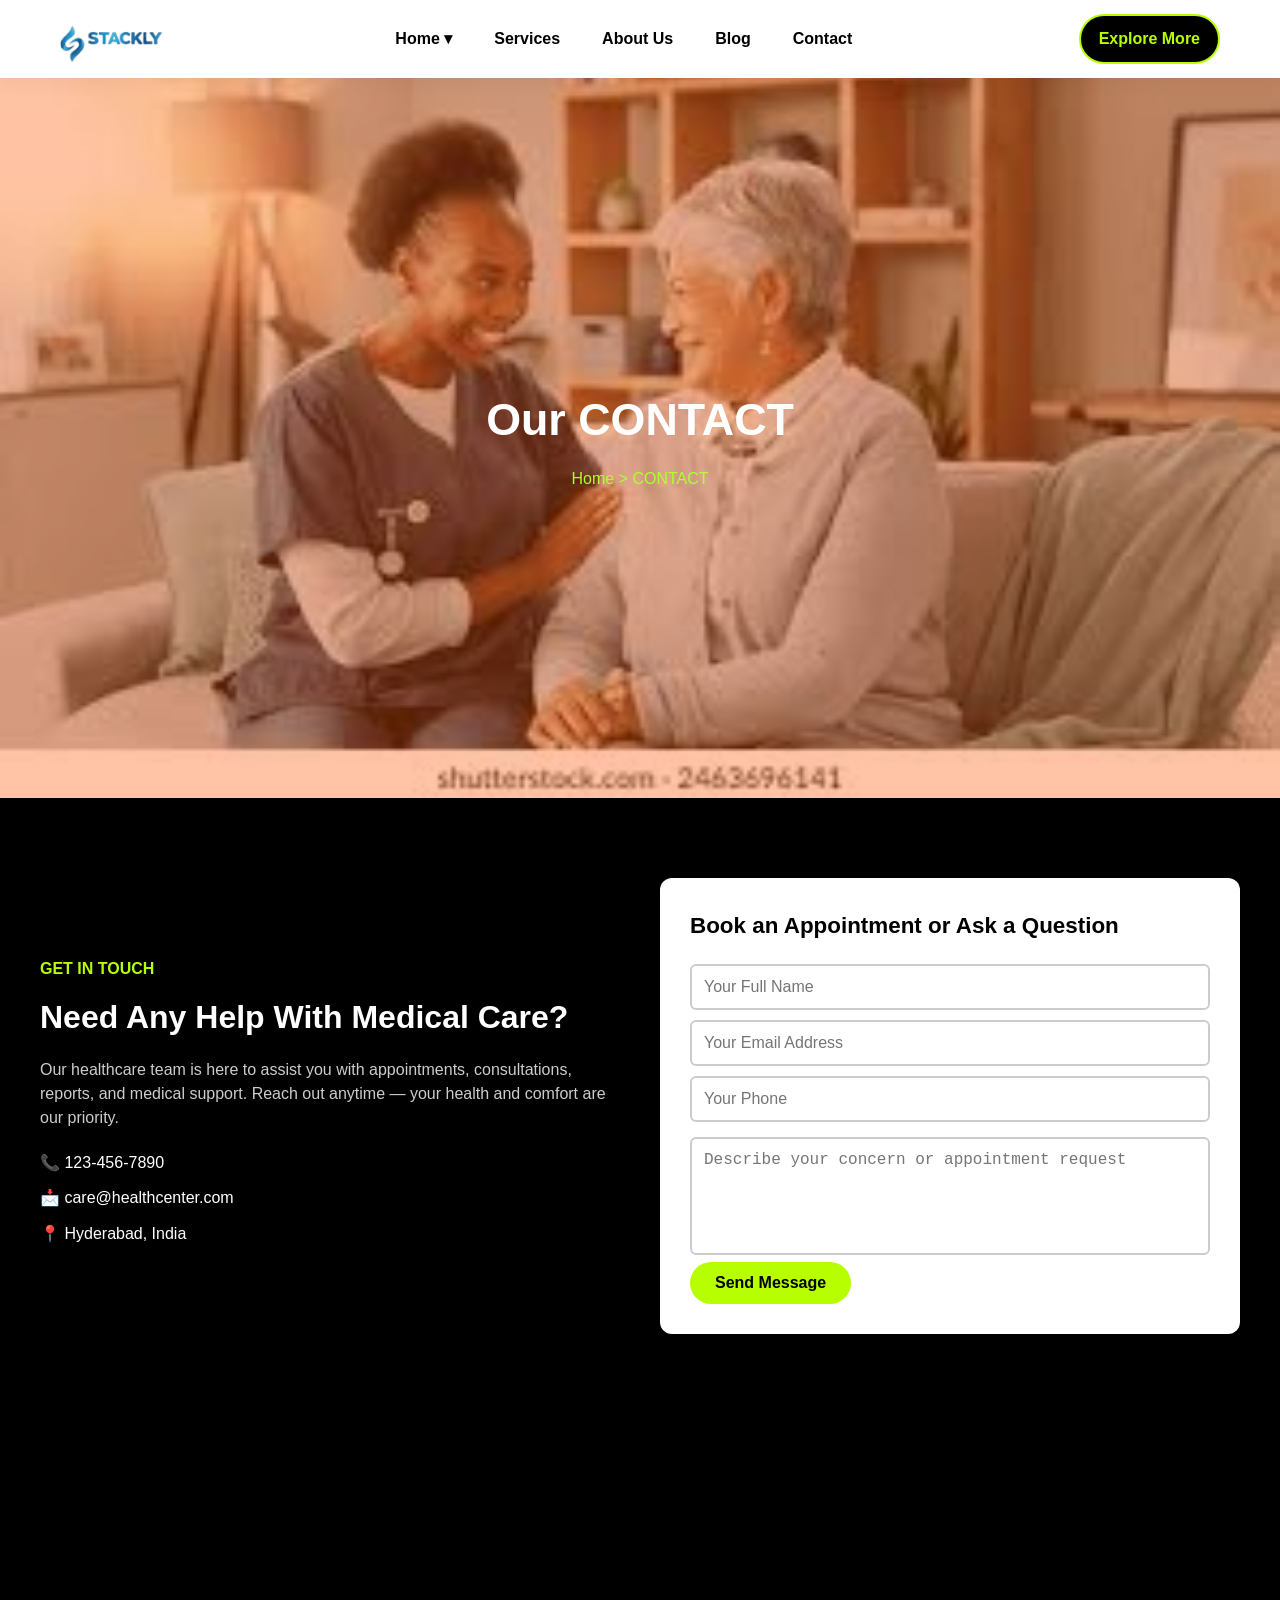
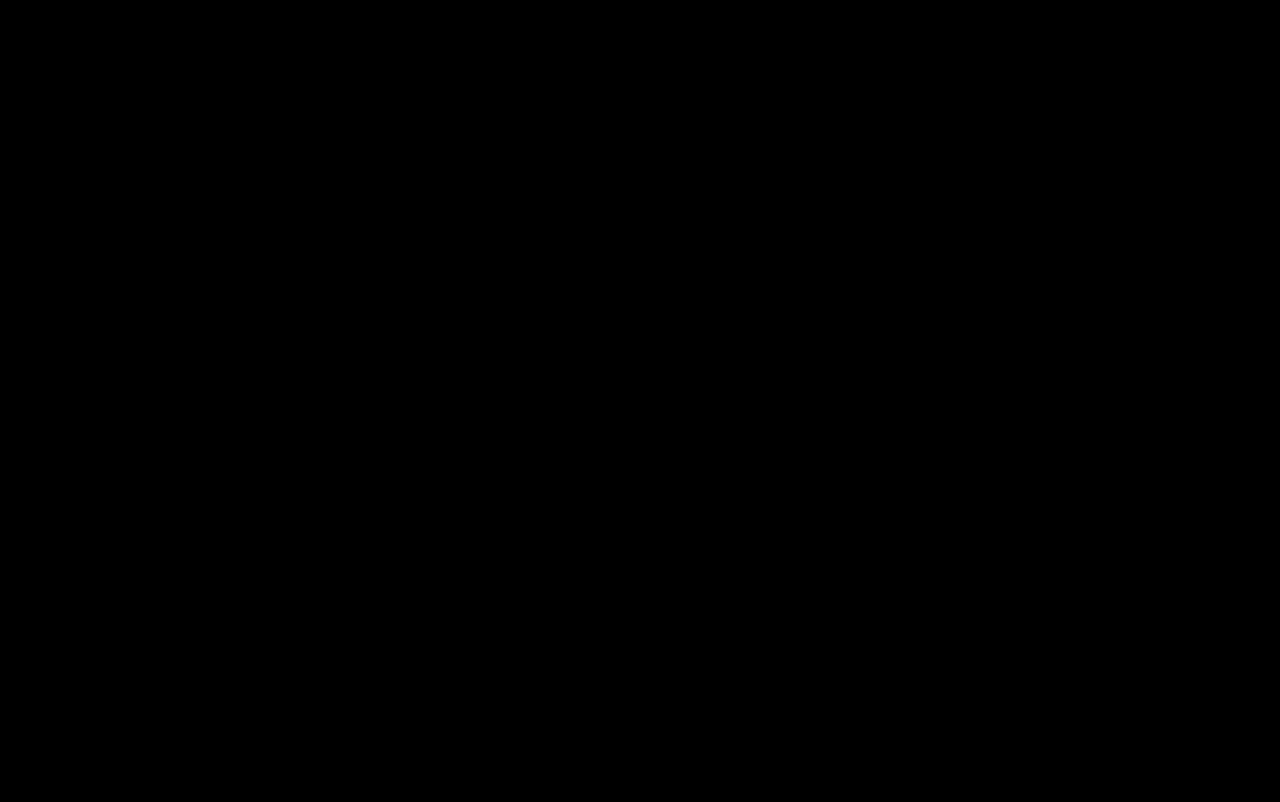
<file: contact2.html>
<!doctype html>
<html lang="en">
<head>
  <meta charset="utf-8">
  <meta name="viewport" content="width=device-width, initial-scale=1">
  <title>Stackly — Paper & Packaging Technology</title>
  <link rel="icon" href="assets/iamges/logo1.webp" type="image/png">
  <link rel="stylesheet" href="home.css">
  <link rel="stylesheet" href="https://cdnjs.cloudflare.com/ajax/libs/font-awesome/6.5.1/css/all.min.css">
</head>
<body>

<header class="site-header">
  <div class="container nav-container">
    <!-- Logo -->
    <a class="logo" href="index.html" aria-label="Stackly Home">
      <img src="assets/images/logo3.webp" alt="Stackly logo">
    </a>

    <!-- Desktop nav (visible ≥900px) -->
    <nav class="nav-desktop desktop-only" aria-label="Primary">
      <ul class="nav-list">
        <li class="dropdown">
          <a href="home1.html" class="dropbtn">Home ▾</a>
          <ul class="dropdown-content">
            <li><a href="index.html">home1</a></li>
          </ul>
        </li>
        <li><a href="services2.html">Services</a></li>
        <li><a href="about2.html">About Us</a></li>
        <li><a href="blog2.html">Blog</a></li>
        <li><a href="contact2.html">Contact</a></li>
      </ul>
    </nav>

    <!-- Desktop CTA -->
    <a href="404page.html" class="btn neon desktop-only">Explore More</a>

    <!-- Hamburger (visible <900px) -->
    <button id="hamburger" class="hamburger mobile-only" aria-label="Open menu" aria-controls="site-nav" aria-expanded="false">
      <span class="hamburger-line"></span>
      <span class="hamburger-line"></span>
      <span class="hamburger-line"></span>
    </button>
  </div>

  <!-- Mobile overlay nav -->
  <nav id="site-nav" class="site-nav mobile-only" aria-label="Primary" aria-hidden="true">
    <button class="nav-close" id="nav-close" aria-label="Close menu">✕</button>
    <ul class="nav-overlay-list">
      <li class="dropdown">
        <a href="home1.html" class="dropbtn">Home ▾</a>
        <ul class="dropdown-content">
          <li><a href="index.html">home1</a></li>
        </ul>
      </li>
      <li><a href="services2.html">Services</a></li>
      <li><a href="about2.html">About Us</a></li>
      <li><a href="blog2.html">Blog</a></li>
      <li><a href="contact2.html">Contact</a></li>
      <li><a href="404page.html" class="btn neon">Explore More</a></li>
    </ul>
  </nav>
</header>




<section class="page-hero">
  <div class="page-hero-overlay"></div>

  <!-- Images -->
  <img src="assets/images/health12.webp" alt="Banner 1" class="page-hero-bg active">
  <img src="assets/images/health13.webp" alt="Banner 2" class="page-hero-bg">
  <img src="assets/images/health14.webp" alt="Banner 3" class="page-hero-bg">

  <!-- Text Content -->
  <div class="page-hero-content">
    <h1>Our CONTACT</h1>
    <p>Home > CONTACT</p>
  </div>
</section>




<section class="contact-section">
  <div class="contact-container">

    <!-- LEFT CONTACT INFO -->
    <div class="contact-info">
      <h4 class="sub-heading">Get In Touch</h4>
      <h2 class="heading">Need Any Help With Medical Care?</h2>
      <p>
        Our healthcare team is here to assist you with appointments, consultations, reports, and medical support.
        Reach out anytime — your health and comfort are our priority.
      </p>
      <ul>
        <li>📞 123-456-7890</li>
        <li>📩 care@healthcenter.com</li>
        <li>📍 Hyderabad, India</li>
      </ul>
    </div>

    <!-- RIGHT CONTACT FORM -->
    <div class="contact-form-box">
      <h3>Book an Appointment or Ask a Question</h3>
      <form class="contact-form" onsubmit="return validateContactForm(event)">
        <div class="form-row">
          <input type="text" name="name" placeholder="Your Full Name" required>
          <input type="email" name="email" placeholder="Your Email Address" required>
          <input type="tel" name="phone" placeholder="Your Phone" maxlength="10" required>
        </div>

        <textarea name="message" rows="5" placeholder="Describe your concern or appointment request" required></textarea>

        <button type="submit" class="btn-contact">Send Message</button>
      </form>
    </div>

  </div>
</section>


  <!-- 📍 GOOGLE MAP EMBED SECTION -->
<div class="map-box">
  <iframe 
    src="https://www.google.com/maps/embed?pb=!1m18!1m12!1m3!1d3889.740793921458!2d77.61048060860395!3d12.860011217266724!2m3!1f0!2f0!3f0!3m2!1i1024!2i768!4f13.1!3m3!1m2!1s0x3bae6b0024736263%3A0x549058c406390078!2sStackly!5e0!3m2!1sen!2sin!4v1760089561923!5m2!1sen!2sin" 
    allowfullscreen 
    loading="lazy" 
    referrerpolicy="no-referrer-when-downgrade">
  </iframe>
</div>

</section>


<!-- =======================
         FOOTER
======================= -->
<footer class="footer reveal">
  <div class="footer-container">

    <!-- 1. Brand Column -->
    <div class="footer-col footer-brand reveal">
      <a href="index.html" class="footer-logo">
        <img src="assets/images/logo3.webp" alt="Healthcare Logo">
      </a>
      <p>
        We provide compassionate, reliable, and advanced medical care designed to support every stage of your health journey. 
        From preventive checkups to specialized treatments, our mission is to keep you and your family healthy and protected.
      </p>
    </div>

    <!-- 2. Quick Links -->
    <div class="footer-col reveal">
      <h4>Quick Links</h4>
      <ul>
        <li><a href="home2.html">Home</a></li>
        <li><a href="about2.html">About Us</a></li>
        <li><a href="services2.html">Services</a></li>
        <li><a href="blog2.html">Blog</a></li>
        <li><a href="contact2.html">Contact</a></li>
      </ul>
    </div>

    <!-- 3. Services -->
    <div class="footer-col reveal">
      <h4>Our Services</h4>
      <ul>
        <li><a href="404page.html">General Checkups</a></li>
        <li><a href="404page.html">Diagnostics & Lab Tests</a></li>
        <li><a href="404page.html">Specialist Consultations</a></li>
        <li><a href="404page.html">Physiotherapy & Rehab</a></li>
        <li><a href="404page.html">Emergency Care</a></li>
        <li><a href="404page.html">Preventive Health Packages</a></li>
      </ul>
    </div>

    <!-- 4. Newsletter / Contact -->
    <div class="footer-col reveal">
      <h4>Stay Connected</h4>
      <p>Subscribe to receive health tips, wellness updates, and medical insights from our experts.</p>

      <form class="footer-newsletter" onsubmit="event.preventDefault(); window.location.href='404page.html';">
        <input type="email" placeholder="Enter your email" required>
        <button type="submit">
          <i class="fa-solid fa-paper-plane"></i>
        </button>
      </form>

      <div class="social-links">
        <a href="404page.html"><i class="fa-brands fa-facebook-f"></i></a>
        <a href="404page.html"><i class="fa-brands fa-twitter"></i></a>
        <a href="404page.html"><i class="fa-brands fa-instagram"></i></a>
        <a href="404page.html"><i class="fa-brands fa-linkedin-in"></i></a>
      </div>
    </div>

  </div>

  <!-- Bottom bar -->
  <div class="footer-bottom reveal">
    <p>© 2025 HealthCare Clinic | All Rights Reserved | <a href="#">Privacy Policy</a></p>
  </div>
</footer>


<script>


//header function
  const heroImages = document.querySelectorAll('.page-hero-bg');
  let current = 0;

  function showNextImage() {
    heroImages[current].classList.remove('active');
    current = (current + 1) % heroImages.length;
    heroImages[current].classList.add('active');
  }

  setInterval(showNextImage, 4000); // change image every 4 seconds



// footer function    
  const reveals = document.querySelectorAll(".reveal");

  const observer = new IntersectionObserver((entries) => {
    entries.forEach((entry) => {
      if (entry.isIntersecting) {
        entry.target.classList.add("active");
      } else {
        entry.target.classList.remove("active");
      }
    });
  }, { threshold: 0.2 });

  reveals.forEach((el) => observer.observe(el));



function validateContactForm(e) {
  e.preventDefault();
  const form = e.target;

  const name = form.name.value.trim();
  const email = form.email.value.trim();
  const phone = form.phone.value.trim();
  const message = form.message.value.trim();

  // Validate Name
  if (name.length < 3) {
    alert("Please enter a valid name (minimum 3 characters)");
    return false;
  }

  // Validate Email (simple pattern)
  const emailPattern = /^\S+@\S+\.\S+$/;
  if (!emailPattern.test(email)) {
    alert("Please enter a valid email address");
    return false;
  }

  // Validate Phone (10 digits only)
  if (!/^[0-9]{10}$/.test(phone)) {
    alert("Please enter a valid 10-digit mobile number");
    return false;
  }

  // Validate Message
  if (message.length < 5) {
    alert("Please write a valid message");
    return false;
  }

  // If everything is valid → redirect to 404 page
  window.location.href = "404page.html";
  return false;
}









</script>
<script src="main.js" defer></script>
</body>
</html>
</file>
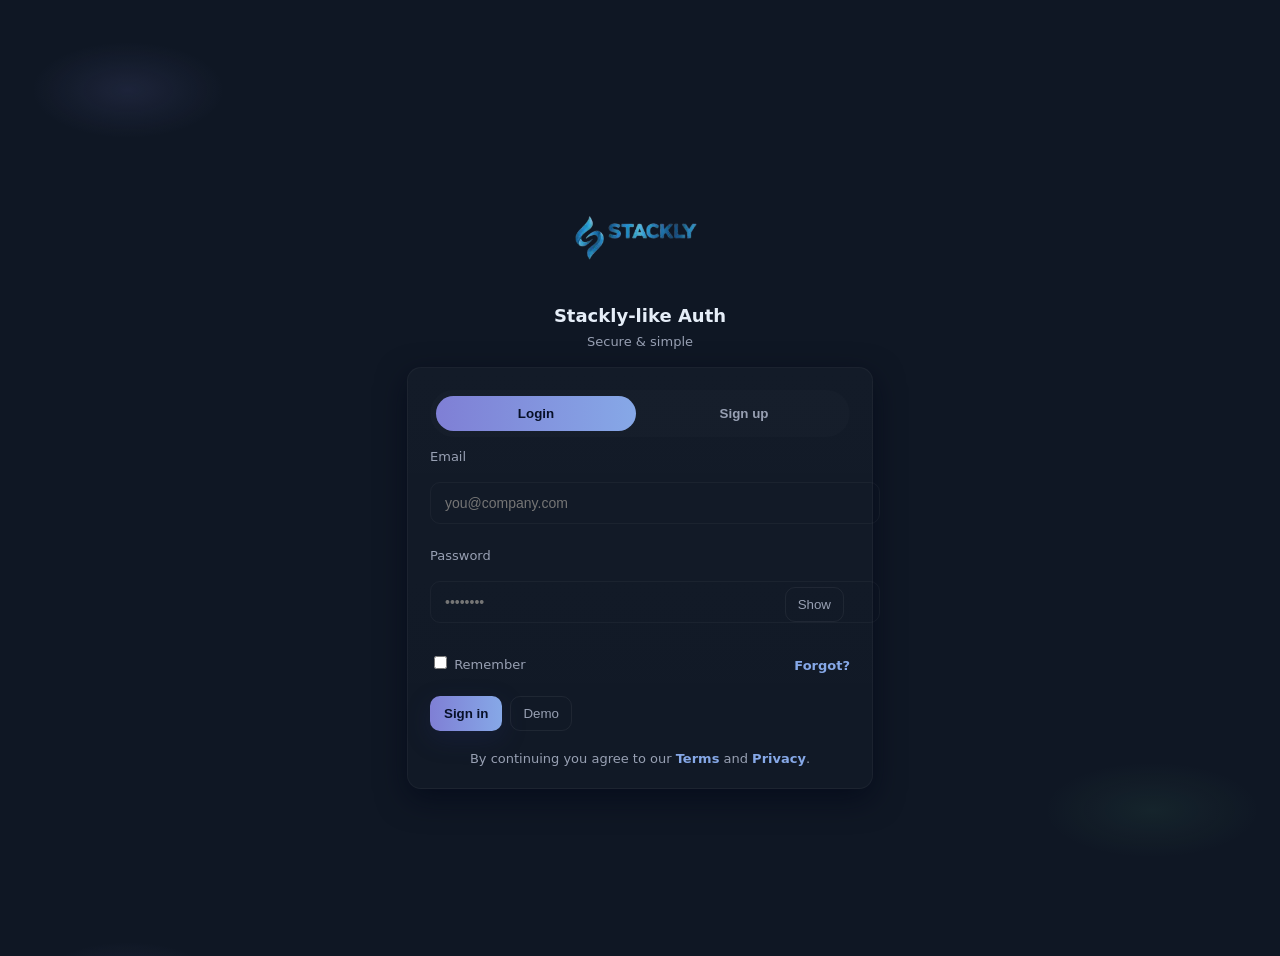
<file: login.html>
<!doctype html>
<html lang="en">
<head>
  <meta charset="utf-8" />
  <meta name="viewport" content="width=device-width,initial-scale=1" />
  <title>Login / Signup — Simple</title>
  <style>
    :root{
      --bg:#0f1724;
      --card:#0b1220;
      --glass: rgba(255,255,255,0.04);
      --accent-start: #7F7FD5;
      --accent-end: #86A8E7;
      --muted:#98A0B3;
      --success:#4ade80;
      --danger:#ff6b6b;
      --radius:14px;
      font-family: Inter, system-ui, -apple-system, "Segoe UI", Roboto, Arial, sans-serif;
    }

    html,body{height:100%;}
    body{
      margin:0;
      background: radial-gradient(1200px 600px at 10% 10%, rgba(127,127,213,0.12), transparent 8%),
                  radial-gradient(900px 400px at 90% 90%, rgba(121,241,164,0.06), transparent 12%),
                  var(--bg);
      color:#e6eef8;
      display:flex;
      align-items:center;
      justify-content:center;
      padding:28px;
    }

    .wrapper{
      width:100%;
      max-width:420px;
      display:flex;
      flex-direction:column;
      gap:18px;
      align-items:center;
    }

    /* logo above card */
    .logo-wrap{display:flex;flex-direction:column;align-items:center;gap:8px}
    .logo-wrap img{width:130px;height:130px;object-fit:contain;border-radius:12px}
    .logo-wrap h1{margin:0;font-size:18px}
    .logo-wrap p{margin:0;color:var(--muted);font-size:13px}

    .card{
      width:100%;
      background: linear-gradient(180deg, rgba(255,255,255,0.02), rgba(255,255,255,0.01));
      border-radius:var(--radius);
      padding:22px;
      box-shadow: 0 10px 30px rgba(2,6,23,0.6);
      border:1px solid rgba(255,255,255,0.04);
    }

    .tabs{display:flex;gap:8px;background:rgba(255,255,255,0.01);padding:6px;border-radius:999px;margin-bottom:12px}
    .tabs button{flex:1;padding:10px;border-radius:999px;background:transparent;border:0;color:var(--muted);cursor:pointer;font-weight:700}
    .tabs button.active{background:linear-gradient(90deg,var(--accent-start),var(--accent-end));color:#071028}

    form{display:flex;flex-direction:column;gap:12px}
    label{font-size:13px;color:var(--muted);display:block;margin-bottom:6px}
    input[type="text"],input[type="email"],input[type="password"]{
      width:100%;padding:12px 14px;border-radius:10px;border:1px solid rgba(255,255,255,0.04);background:transparent;color:inherit;font-size:14px;outline:none
    }

    .row{display:flex;gap:12px}
    .col{flex:1}

    .actions{display:flex;align-items:center;justify-content:space-between;margin-top:6px}
    .btn{
      padding:10px 14px;border-radius:10px;border:0;cursor:pointer;font-weight:700;background:linear-gradient(90deg,var(--accent-start),var(--accent-end));color:#071028;box-shadow:0 8px 24px rgba(32,41,90,0.32)
    }
    .outline{background:transparent;border:1px solid rgba(255,255,255,0.06);color:var(--muted);padding:9px 12px;border-radius:10px}

    .small{font-size:13px;color:var(--muted)}
    .link{color:var(--accent-end);text-decoration:none;font-weight:700}

    .or{display:flex;align-items:center;gap:12px;margin:8px 0}
    .or hr{flex:1;border:0;height:1px;background:rgba(255,255,255,0.03)}

    .error{color:var(--danger);font-size:13px}
    .meter{height:8px;border-radius:6px;background:rgba(255,255,255,0.04);overflow:hidden}
    .meter > i{display:block;height:100%;width:0%;background:linear-gradient(90deg,var(--accent-end),var(--accent-start))}

    footer{margin-top:8px;color:var(--muted);font-size:13px;text-align:center}

    @media (max-width:420px){
      .logo-wrap img{width:130px;height:130px}
      .card{padding:18px}
    }
  </style>
</head>
<body>
  <div class="wrapper">
    <div class="logo-wrap" aria-hidden="false">
      <img src="assets/images/logo3.webp" alt="Logo" id="logo-preview">
      <h1>Stackly-like Auth</h1>
      <p class="small">Secure & simple</p>
    </div>

    <main class="card" role="region" aria-label="Authentication">
      <div class="tabs" role="tablist">
        <button id="tab-login" class="active" role="tab" aria-selected="true">Login</button>
        <button id="tab-signup" role="tab">Sign up</button>
      </div>

      <!-- Login -->
      <form id="form-login" novalidate>
        <label for="login-email">Email</label>
        <input id="login-email" name="email" type="email" placeholder="you@company.com" required autocomplete="username">
        <div id="login-email-err" class="error" aria-live="polite"></div>

        <label for="login-pass">Password</label>
        <div style="position:relative;">
          <input id="login-pass" name="password" type="password" placeholder="••••••••" required autocomplete="current-password">
          <button type="button" class="outline" style="position:absolute;right:6px;top:6px" onclick="togglePassword('login-pass')" aria-label="toggle password">Show</button>
        </div>
        <div id="login-pass-err" class="error" aria-live="polite"></div>

        <div class="actions">
          <label class="small"><input type="checkbox" id="remember"> Remember</label>
          <a href="404page.html" class="link small">Forgot?</a>
        </div>

        <div style="display:flex;gap:8px;margin-top:6px">
          <button type="submit" class="btn">Sign in</button>
          <button type="button" class="outline" onclick="fillDemoLogin()">Demo</button>
        </div>

        <footer>By continuing you agree to our <a href="#" class="link">Terms</a> and <a href="#" class="link">Privacy</a>.</footer>
      </form>

      <!-- Signup -->
      <form id="form-signup" style="display:none;" novalidate>
        <label for="signup-name">Full name</label>
        <input id="signup-name" name="name" type="text" placeholder="Your full name" required>
        <div id="signup-name-err" class="error" aria-live="polite"></div>

        <label for="signup-email">Email</label>
        <input id="signup-email" name="email" type="email" placeholder="you@company.com" required autocomplete="email">
        <div id="signup-email-err" class="error" aria-live="polite"></div>

        <label for="signup-pass">Password</label>
        <input id="signup-pass" name="password" type="password" placeholder="At least 8 characters" required autocomplete="new-password">
        <div id="signup-pass-err" class="error" aria-live="polite"></div>

        <label for="signup-passc">Confirm password</label>
        <input id="signup-passc" name="passwordConfirm" type="password" placeholder="Repeat password" required>
        <div id="signup-passc-err" class="error" aria-live="polite"></div>

        <label class="small">Password strength</label>
        <div class="meter" aria-hidden="true"><i id="strength"></i></div>

        <label class="small"><input type="checkbox" id="agree"> I agree to the <a href="#" class="link">terms</a>.</label>
        <div id="agree-err" class="error" aria-live="polite"></div>

        <div style="display:flex;gap:8px;margin-top:8px">
          <button type="submit" class="btn">Create account</button>
          <button type="button" class="outline" onclick="fillDemoSignup()">Demo</button>
        </div>
      </form>
    </main>

  </div>

  <script>
    // Elements
    const tabLogin = document.getElementById('tab-login');
    const tabSignup = document.getElementById('tab-signup');
    const formLogin = document.getElementById('form-login');
    const formSignup = document.getElementById('form-signup');

    tabLogin.addEventListener('click', ()=>{ show('login'); });
    tabSignup.addEventListener('click', ()=>{ show('signup'); });

    function show(which){
      if(which==='login'){
        tabLogin.classList.add('active'); tabLogin.setAttribute('aria-selected','true');
        tabSignup.classList.remove('active'); tabSignup.setAttribute('aria-selected','false');
        formLogin.style.display='block'; formSignup.style.display='none';
      } else {
        tabSignup.classList.add('active'); tabSignup.setAttribute('aria-selected','true');
        tabLogin.classList.remove('active'); tabLogin.setAttribute('aria-selected','false');
        formSignup.style.display='block'; formLogin.style.display='none';
      }
    }

    function togglePassword(id){
      const el=document.getElementById(id);
      if(el.type==='password'){el.type='text'}else{el.type='password'}
    }

    function isEmail(v){ return /^[^\s@]+@[^\s@]+\.[^\s@]+$/.test(v); }
    function passwordStrength(p){
      let score=0;
      if(p.length>=8) score+=1;
      if(/[A-Z]/.test(p)) score+=1;
      if(/[0-9]/.test(p)) score+=1;
      if(/[^A-Za-z0-9]/.test(p)) score+=1;
      return score;
    }
    function setStrengthMeter(score){ const el=document.getElementById('strength'); el.style.width = ((score/4)*100) + '%'; }

    // Login submit — validate and redirect to 404page.html on success
    formLogin.addEventListener('submit', (e)=>{
      e.preventDefault();
      let ok=true;
      const email=document.getElementById('login-email');
      const pass=document.getElementById('login-pass');
      document.getElementById('login-email-err').textContent='';
      document.getElementById('login-pass-err').textContent='';

      if(!email.value.trim()){document.getElementById('login-email-err').textContent='Email is required.'; ok=false}
      else if(!isEmail(email.value.trim())){document.getElementById('login-email-err').textContent='Enter a valid email.'; ok=false}
      if(!pass.value){document.getElementById('login-pass-err').textContent='Password is required.'; ok=false}
      if(!ok) return;

      // Redirect to 404page as requested (replace with real auth flow)
      window.location.href = '404page.html';
    });

    // Signup submit — validate and redirect to 404page.html on success
    formSignup.addEventListener('submit',(e)=>{
      e.preventDefault();
      let ok=true;
      const name=document.getElementById('signup-name');
      const email=document.getElementById('signup-email');
      const pass=document.getElementById('signup-pass');
      const passc=document.getElementById('signup-passc');
      const agree=document.getElementById('agree');
      ['signup-name-err','signup-email-err','signup-pass-err','signup-passc-err','agree-err'].forEach(id=>document.getElementById(id).textContent='');

      if(!name.value.trim()){document.getElementById('signup-name-err').textContent='Please enter your full name.'; ok=false}
      if(!email.value.trim()){document.getElementById('signup-email-err').textContent='Email is required.'; ok=false}
      else if(!isEmail(email.value.trim())){document.getElementById('signup-email-err').textContent='Enter a valid email address.'; ok=false}

      const score = passwordStrength(pass.value);
      if(score<2){document.getElementById('signup-pass-err').textContent='Use at least 8 characters, include letters and numbers.'; ok=false}
      if(pass.value !== passc.value){document.getElementById('signup-passc-err').textContent='Passwords do not match.'; ok=false}
      if(!agree.checked){document.getElementById('agree-err').textContent='You must agree to the terms.'; ok=false}

      setStrengthMeter(score);
      if(!ok) return;

      // Redirect to 404page as requested (replace with real signup flow)
      window.location.href = '404page.html';
    });

    document.getElementById('signup-pass').addEventListener('input', (e)=>{ setStrengthMeter(passwordStrength(e.target.value)); });

    // Demo helpers
    function fillDemoLogin(){ document.getElementById('login-email').value='demo@stackly.com'; document.getElementById('login-pass').value='DemoPass123!'; }
    function fillDemoSignup(){ document.getElementById('signup-name').value='Demo User'; document.getElementById('signup-email').value='new@stackly.com'; document.getElementById('signup-pass').value='DemoPass123!'; document.getElementById('signup-passc').value='DemoPass123!'; document.getElementById('agree').checked=true; setStrengthMeter(passwordStrength('DemoPass123!')); }

    // keyboard accessibility for tabs
    [tabLogin,tabSignup].forEach(b=>b.addEventListener('keydown', (e)=>{ if(e.key==='Enter' || e.key===' '){e.preventDefault(); b.click()} }));
  </script>
</body>
</html>
</file>
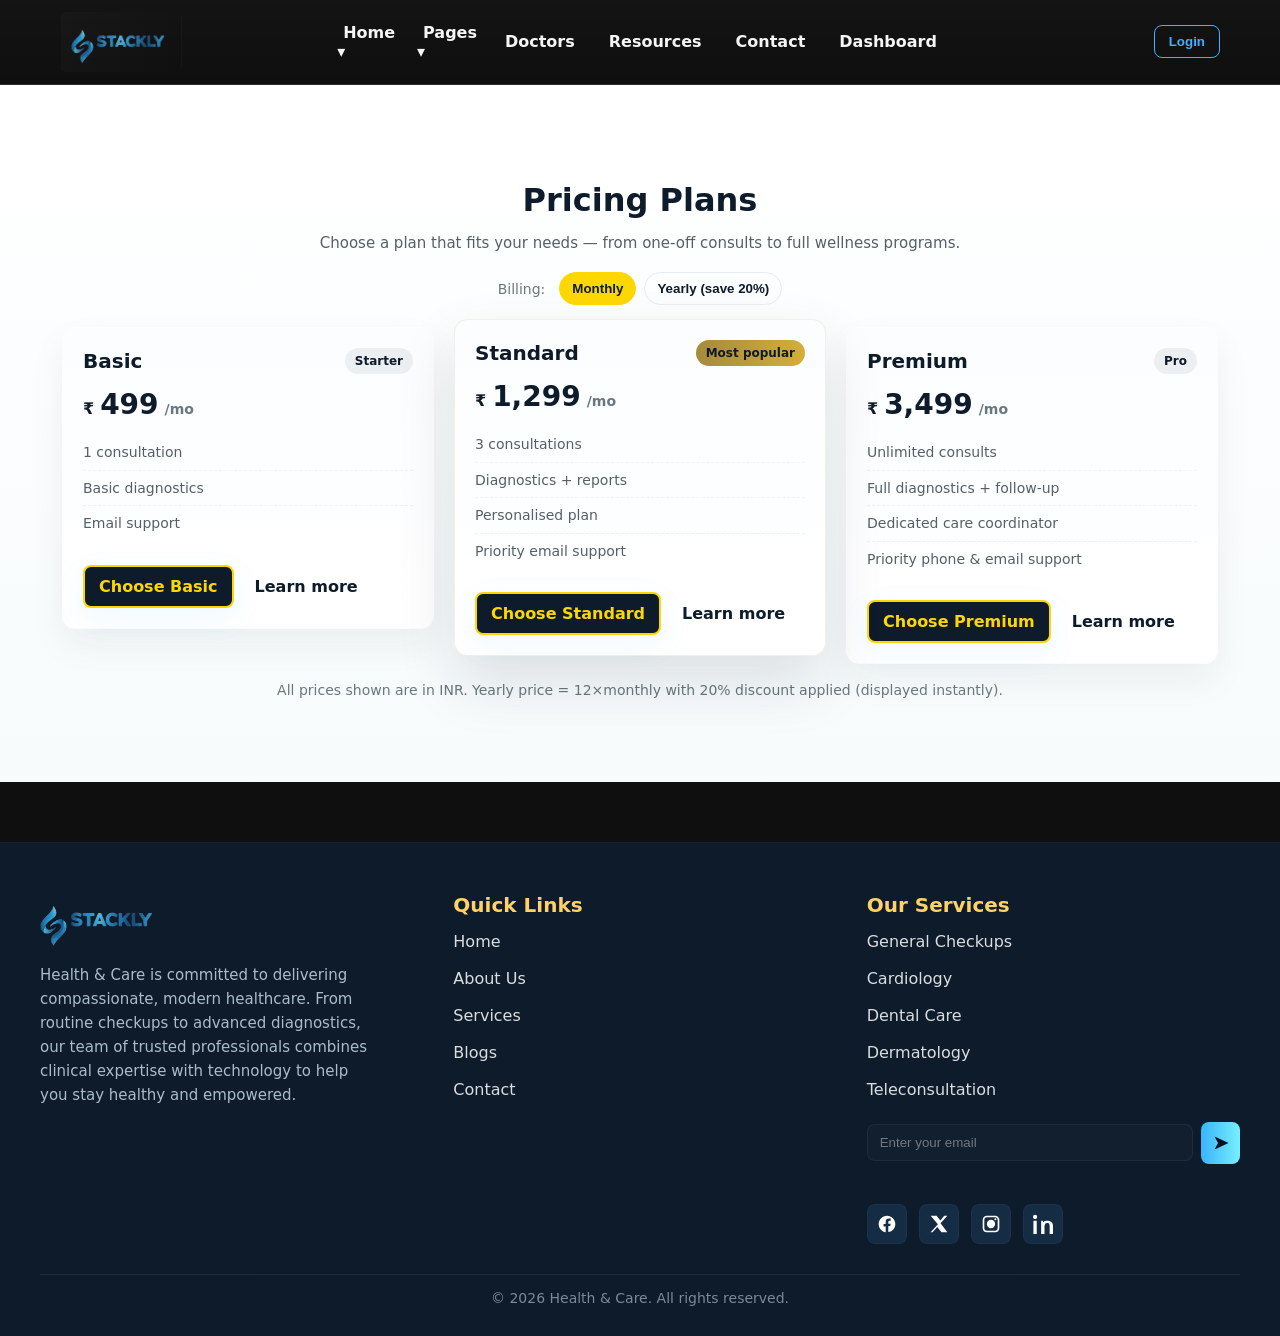
<file: pricing.html>
<!doctype html>
<html lang="en">
<head>
  <meta charset="utf-8" />
  <meta name="viewport" content="width=device-width, initial-scale=1" />
  <title>Health & Care — Home</title>
  <link rel="stylesheet" href="style.css" />
</head>
<body>
  <header class="site-header">
    <div class="header-inner">

      <!-- LOGO (left) -->
     <div class="site-logo" id="siteLogo">
  <img src="assets/images/logo3.webp" alt="Health & Care Logo">
</div>


      <!-- NAV (centered visually) -->
      <nav id="site-nav" class="site-nav" aria-label="Main navigation">
        <ul class="nav-list">
          <li class="nav-item dropdown">
            <a href="index.html" class="dropdown-link" aria-expanded="false">Home ▾</a>
            <ul class="dropdown-menu">
           
              <li><a href="home1.html">Home 2</a></li>
            </ul>
          </li>

          <li class="nav-item dropdown">
            <a href="#" class="dropdown-link" aria-expanded="false">Pages ▾</a>
            <ul class="dropdown-menu">
              <li><a href="about.html">About Us</a></li>
              <li><a href="services.html">Services</a></li>
              <li><a href="blog.html">Blogs</a></li>
              <li><a href="pricing.html">Pricing</a></li>
            </ul>
          </li>

          <li class="nav-item"><a href="doctors.html">Doctors</a></li>
          <li class="nav-item"><a href="resources.html">Resources</a></li>
          <li class="nav-item"><a href="contact.html">Contact</a></li>
          <li class="nav-item"><a href="dashboard.html">Dashboard</a></li>
        </ul>
      </nav>

      <!-- RIGHT SIDE: login button + hamburger (mobile only) -->
      <div class="header-right">
<button id="loginBtn" class="login-btn">Login</button>

<script>
  document.getElementById('loginBtn')?.addEventListener('click', function(e){
    // change to the URL you want
    window.location.href = 'login.html';
    // if you want to open in a new tab instead, use:
    // window.open('login.html', '_blank', 'noopener');
  });
</script>


        <!-- hamburger (visible only on mobile) -->
        <button id="hamburger" class="hamburger" aria-label="Open menu" aria-controls="mobile-menu" aria-expanded="false">
          <span class="hamburger-bars">
            <span class="bar bar1"></span>
            <span class="bar bar2"></span>
            <span class="bar bar3"></span>
          </span>
        </button>
      </div>
    </div>
<div id="mobile-menu" class="mobile-menu" aria-hidden="true" role="dialog" aria-modal="true" aria-label="Mobile menu">
  <div class="mobile-menu-inner">

    <div class="mobile-top">
      <button id="mobile-close" class="mobile-close" aria-label="Close menu">✕</button>
    
    </div>

    <ul class="mobile-nav-list">
      <!-- NEW: Home dropdown -->
      <li class="mobile-with-sub">
        <button class="mobile-sub-toggle">Home ▾</button>
        <ul class="mobile-submenu">
    
          <li><a href="home1.html">Home 2</a></li>
        </ul>
      </li>

      <!-- Pages dropdown (already there) -->
      <li class="mobile-with-sub">
        <button class="mobile-sub-toggle">Pages ▾</button>
        <ul class="mobile-submenu">
          <li><a href="about.html">About Us</a></li>
          <li><a href="services.html">Services</a></li>
          <li><a href="blog.html">Blogs</a></li>
          <li><a href="pricing.html">Pricing</a></li>
        </ul>
      </li>

      <li><a href="doctors.html">Doctors</a></li>
      <li><a href="resources.html">Resources</a></li>
      <li><a href="contact.html">Contact</a></li>
      <li><a href="dashboard.html">Dashboard</a></li>
      <li><a href="login.html" class="mobile-login">Login</a></li>
    </ul>

  </div>
</div>
</header>





<!-- =========================
   PRICING SECTION
   ========================= -->
<section class="pricing-section" aria-label="Pricing plans">
  <div class="container">
    <div class="pricing-head">
      <h2>Pricing Plans</h2>
      <p>Choose a plan that fits your needs — from one-off consults to full wellness programs.</p>

      <div class="billing-toggle" role="tablist" aria-label="Billing period">
        <span class="label">Billing:</span>
        <button class="bill-btn active" data-billing="monthly" role="tab" aria-selected="true">Monthly</button>
        <button class="bill-btn" data-billing="yearly" role="tab" aria-selected="false">Yearly (save 20%)</button>
      </div>
    </div>

    <div class="pricing-grid" role="list">
      <!-- BASIC -->
      <article class="plan-card" data-plan="basic" role="listitem" aria-labelledby="plan-basic">
        <div class="plan-top">
          <div class="plan-title" id="plan-basic">Basic</div>
          <div class="plan-badge">Starter</div>
        </div>

        <div class="plan-price" data-monthly="499" data-yearly="4790">
          <span class="price-currency">₹</span>
          <span class="price-value">499</span>
          <span class="price-period">/mo</span>
        </div>

        <ul class="plan-features">
          <li>1 consultation</li>
          <li>Basic diagnostics</li>
          <li>Email support</li>
        </ul>

        <div class="plan-cta">
          <a href="404page.html" class="btn btn-primary">Choose Basic</a>
          <a href="404page.html" class="plan-ghost">Learn more</a>
        </div>
      </article>

      <!-- STANDARD -->
      <article class="plan-card featured" data-plan="standard" role="listitem" aria-labelledby="plan-standard">
        <div class="plan-top">
          <div class="plan-title" id="plan-standard">Standard</div>
          <div class="plan-badge badge-popular">Most popular</div>
        </div>

        <div class="plan-price" data-monthly="1299" data-yearly="12470">
          <span class="price-currency">₹</span>
          <span class="price-value">1,299</span>
          <span class="price-period">/mo</span>
        </div>

        <ul class="plan-features">
          <li>3 consultations</li>
          <li>Diagnostics + reports</li>
          <li>Personalised plan</li>
          <li>Priority email support</li>
        </ul>

        <div class="plan-cta">
          <a href="404page.html" class="btn btn-primary">Choose Standard</a>
          <a href="404page.html" class="plan-ghost">Learn more</a>
        </div>
      </article>

      <!-- PREMIUM -->
      <article class="plan-card" data-plan="premium" role="listitem" aria-labelledby="plan-premium">
        <div class="plan-top">
          <div class="plan-title" id="plan-premium">Premium</div>
          <div class="plan-badge">Pro</div>
        </div>

        <div class="plan-price" data-monthly="3499" data-yearly="33490">
          <span class="price-currency">₹</span>
          <span class="price-value">3,499</span>
          <span class="price-period">/mo</span>
        </div>

        <ul class="plan-features">
          <li>Unlimited consults</li>
          <li>Full diagnostics + follow-up</li>
          <li>Dedicated care coordinator</li>
          <li>Priority phone & email support</li>
        </ul>

        <div class="plan-cta">
          <a href="404page.html" class="btn btn-primary">Choose Premium</a>
          <a href="404page.html" class="plan-ghost">Learn more</a>
        </div>
      </article>
    </div>

    <p class="pricing-note">All prices shown are in INR. Yearly price = 12×monthly with 20% discount applied (displayed instantly).</p>
  </div>
</section>

<script>
(function(){
  // pricing toggle: updates displayed prices between monthly and yearly values.
  const billingBtns = document.querySelectorAll('.bill-btn');
  const planCards = document.querySelectorAll('.plan-card');

  function formatNumber(n) {
    // format with comma separators (Indian style not applied; this is generic)
    return String(n).replace(/\B(?=(\d{3})+(?!\d))/g, ",");
  }

  function setBilling(period) {
    planCards.forEach(card => {
      const priceEl = card.querySelector('.plan-price .price-value');
      const periodEl = card.querySelector('.plan-price .price-period');
      const priceWrap = card.querySelector('.plan-price');
      const monthly = Number(card.querySelector('.plan-price').getAttribute('data-monthly'));
      const yearly = Number(card.querySelector('.plan-price').getAttribute('data-yearly'));

      if (period === 'monthly') {
        // show monthly
        priceEl.textContent = formatNumber(monthly);
        periodEl.textContent = '/mo';
      } else {
        // show yearly but display monthly-equivalent per month and also show total on hover (we'll show yearly price)
        priceEl.textContent = formatNumber(yearly);
        periodEl.textContent = '/yr';
      }
    });
  }

  // init
  billingBtns.forEach(btn => {
    btn.addEventListener('click', () => {
      billingBtns.forEach(b=> {
        b.classList.remove('active');
        b.setAttribute('aria-selected','false');
      });
      btn.classList.add('active');
      btn.setAttribute('aria-selected','true');
      const period = btn.getAttribute('data-billing') || 'monthly';
      setBilling(period);
    });
  });

  // set default (monthly)
  setBilling('monthly');
})();
</script>








<!-- =========================
     FOOTER (Health & Care)
     ========================= -->
<footer class="hc-footer" role="contentinfo">
  <div class="hc-footer-inner">

    <!-- LEFT: logo + desc -->
    <div class="hc-col hc-col-about">
<img src="assets/images/logo3.webp" alt="">
      <div class="hc-logo-wrap">
    
      </div>

      <p class="hc-desc">
        Health & Care is committed to delivering compassionate, modern healthcare.
        From routine checkups to advanced diagnostics, our team of trusted professionals
        combines clinical expertise with technology to help you stay healthy and empowered.
      </p>
    </div>

    <!-- MIDDLE: quick links -->
    <div class="hc-col hc-col-links">
      <h4 class="hc-title">Quick Links</h4>
      <ul class="hc-links-list">
        <li><a href="index.html">Home</a></li>
        <li><a href="about.html">About Us</a></li>
        <li><a href="services.html">Services</a></li>
        <li><a href="blog.html">Blogs</a></li>
        <li><a href="contact.html">Contact</a></li>
      </ul>
    </div>

    <!-- RIGHT: services / subscribe -->
    <div class="hc-col hc-col-subscribe">
      <h4 class="hc-title">Our Services</h4>
      <ul class="hc-services-list">
        <li><a href="404page.html">General Checkups</a></li>
        <li><a href="404page.html">Cardiology</a></li>
        <li><a href="404page.html">Dental Care</a></li>
        <li><a href="404page.html">Dermatology</a></li>
        <li><a href="404page.html">Teleconsultation</a></li>
      </ul>

      <div class="hc-newsletter">
        <label for="hc-email" class="sr-only">Subscribe to newsletter</label>
        <input id="hc-email" type="email" placeholder="Enter your email" />
           <p id="newsletterError" style="color:#ff4b4b; font-size:14px; margin-top:6px; display:none;">
  Fill the credentials
</p>
        <button class="hc-send" aria-label="Subscribe">➤</button>
     

      </div>

      <div class="hc-social">
        <div class="hc-social">
  <a href="404page.html" aria-label="Facebook" class="hc-social-btn">
    <!-- Facebook SVG -->
    <svg viewBox="0 0 24 24" fill="currentColor">
      <path d="M22 12.07C22 6.54 17.52 2 12 2S2 6.54 2 12.07c0 5.03 3.66 9.19 8.44 9.93v-7.03h-2.54v-2.9h2.54V9.41c0-2.5 1.49-3.89 3.78-3.89 1.09 0 2.23.2 2.23.2v2.46h-1.26c-1.24 0-1.63.77-1.63 1.56v1.87h2.78l-.44 2.9h-2.34v7.03C18.34 21.26 22 17.1 22 12.07z"/>
    </svg>
  </a>

  <a href="404page.html" aria-label="Twitter" class="hc-social-btn">
    <!-- Twitter / X SVG -->
    <svg viewBox="0 0 24 24" fill="currentColor">
      <path d="M18.23 2H22l-8.09 9.19L22 22h-7.03l-5.08-6.46L4.26 22H2l8.66-9.83L2 2h7.03l4.66 5.86L18.23 2z"/>
    </svg>
  </a>

  <a href="404page.html" aria-label="Instagram" class="hc-social-btn">
    <!-- Instagram SVG -->
    <svg viewBox="0 0 24 24" fill="currentColor">
      <path d="M7 2C4.24 2 2 4.24 2 7v10c0 2.76 2.24 5 5 5h10c2.76 0 5-2.24 5-5V7c0-2.76-2.24-5-5-5H7zm10 2c1.65 0 3 1.35 3 3v10c0 1.65-1.35 3-3 3H7c-1.65 0-3-1.35-3-3V7c0-1.65 1.35-3 3-3h10zm-5 3a5 5 0 100 10 5 5 0 000-10zm6.5-.75a1.25 1.25 0 11-2.5 0 1.25 1.25 0 012.5 0z"/>
    </svg>
  </a>

  <a href="404page.html" aria-label="LinkedIn" class="hc-social-btn">
    <!-- LinkedIn SVG -->
    <svg viewBox="0 0 24 24" fill="currentColor">
      <path d="M4.98 3.5C4.98 4.88 3.86 6 2.5 6S0 4.88 0 3.5 1.12 1 2.5 1 4.98 2.12 4.98 3.5zM.5 8h4V24h-4V8zm7.5 0h4v2.2h.06c.56-1.06 1.96-2.2 4.04-2.2C21.44 8 24 10.12 24 14.44V24h-4v-8.6c0-2.06-.04-4.72-2.88-4.72-2.88 0-3.32 2.24-3.32 4.56V24h-4V8z"/>
    </svg>
  </a>
</div>

      </div>
    </div>

  </div>

  <div class="hc-footer-bottom">
    <div class="hc-copy">© <span id="year"></span> Health & Care. All rights reserved.</div>
  </div>
</footer>


    

<script src="app.js"></script>
</body>
</html>



    

<script src="app.js"></script>
</body>
</html>
</file>
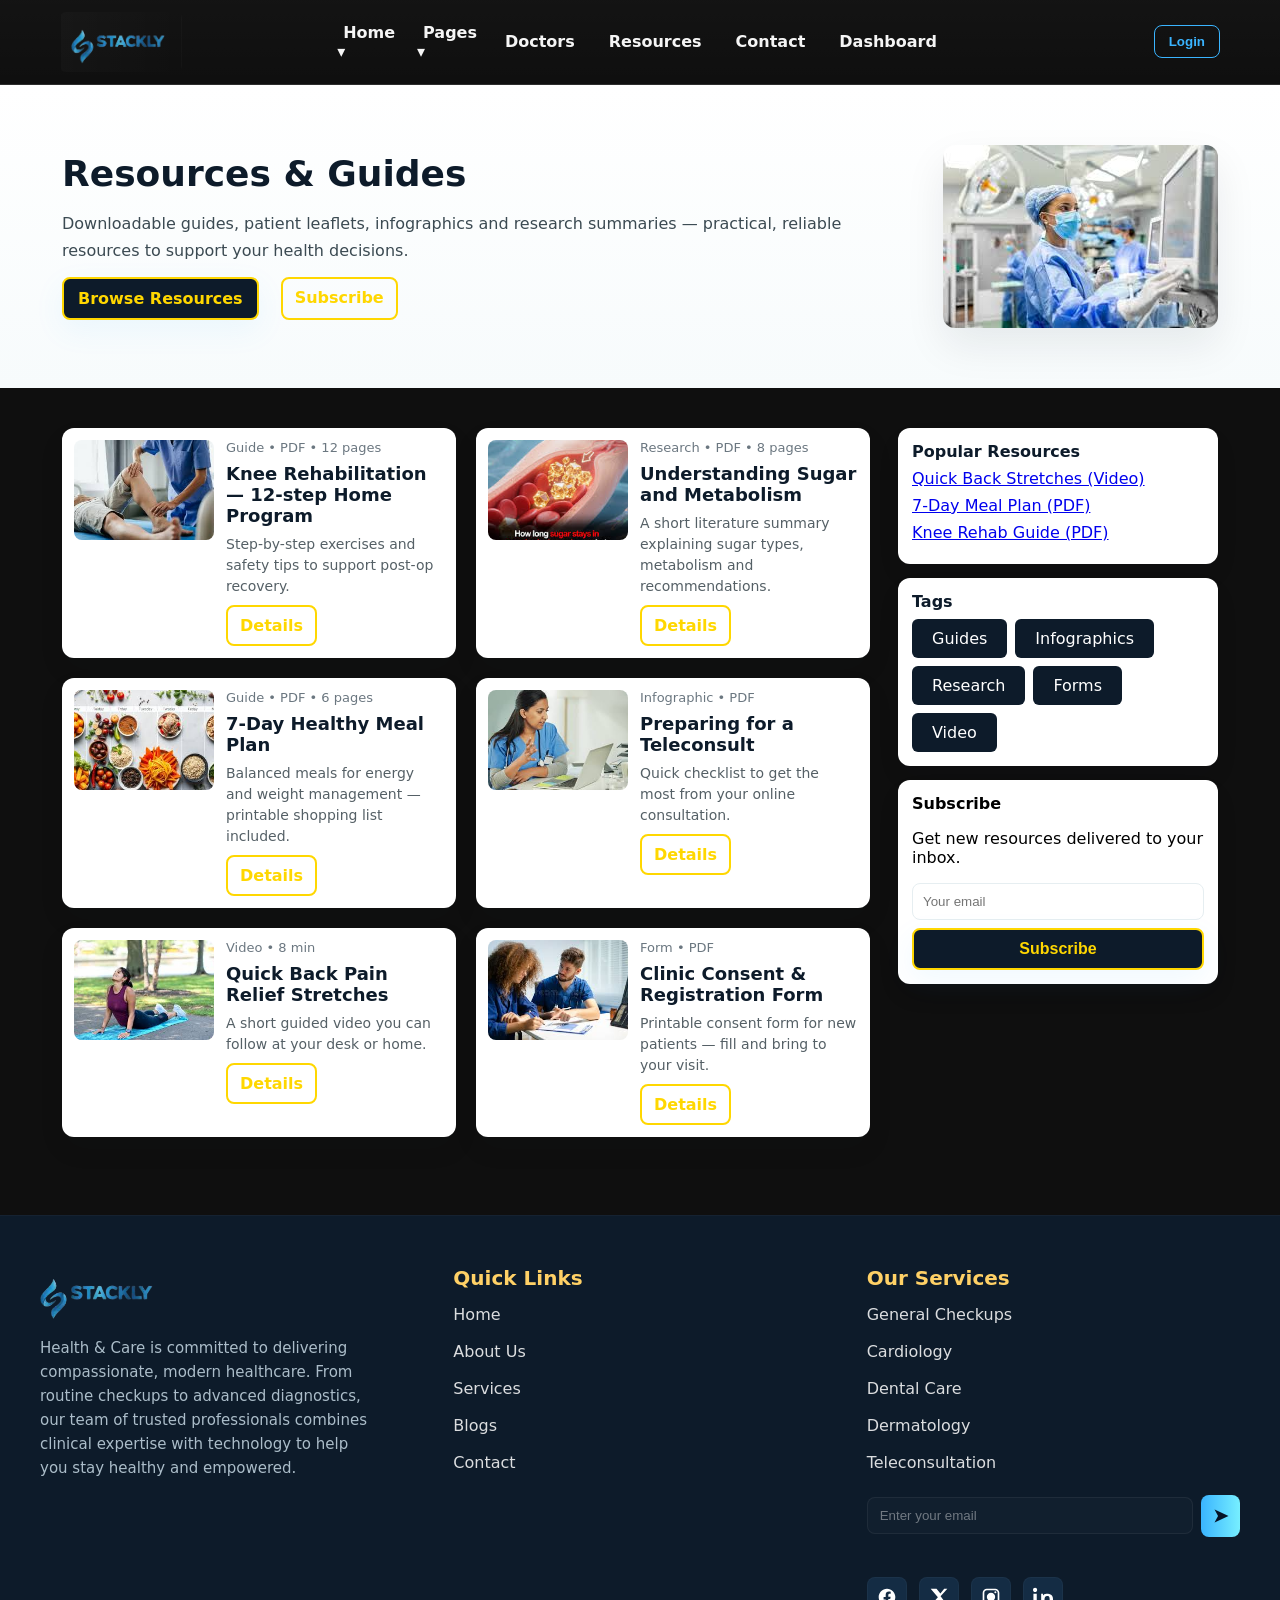
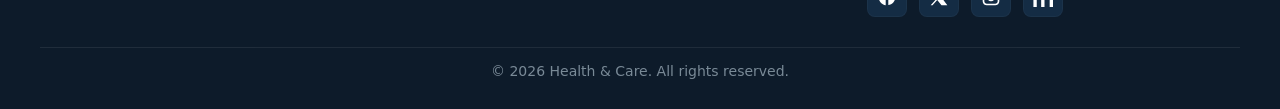
<file: resources.html>
<!doctype html>
<html lang="en">
<head>
  <meta charset="utf-8" />
  <meta name="viewport" content="width=device-width, initial-scale=1" />
  <title>Health & Care — Home</title>
  <link rel="stylesheet" href="style.css" />
</head>
<body>
  <header class="site-header">
    <div class="header-inner">

      <!-- LOGO (left) -->
     <div class="site-logo" id="siteLogo">
  <img src="assets/images/logo3.webp" alt="Health & Care Logo">
</div>


      <!-- NAV (centered visually) -->
      <nav id="site-nav" class="site-nav" aria-label="Main navigation">
        <ul class="nav-list">
          <li class="nav-item dropdown">
            <a href="index.html" class="dropdown-link" aria-expanded="false">Home ▾</a>
            <ul class="dropdown-menu">
           
              <li><a href="home1.html">Home 2</a></li>
            </ul>
          </li>

          <li class="nav-item dropdown">
            <a href="#" class="dropdown-link" aria-expanded="false">Pages ▾</a>
            <ul class="dropdown-menu">
              <li><a href="about.html">About Us</a></li>
              <li><a href="services.html">Services</a></li>
              <li><a href="blog.html">Blogs</a></li>
              <li><a href="pricing.html">Pricing</a></li>
            </ul>
          </li>

          <li class="nav-item"><a href="doctors.html">Doctors</a></li>
          <li class="nav-item"><a href="resources.html">Resources</a></li>
          <li class="nav-item"><a href="contact.html">Contact</a></li>
          <li class="nav-item"><a href="dashboard.html">Dashboard</a></li>
        </ul>
      </nav>

      <!-- RIGHT SIDE: login button + hamburger (mobile only) -->
      <div class="header-right">
<button id="loginBtn" class="login-btn">Login</button>

<script>
  document.getElementById('loginBtn')?.addEventListener('click', function(e){
    // change to the URL you want
    window.location.href = 'login.html';
    // if you want to open in a new tab instead, use:
    // window.open('login.html', '_blank', 'noopener');
  });
</script>


        <!-- hamburger (visible only on mobile) -->
        <button id="hamburger" class="hamburger" aria-label="Open menu" aria-controls="mobile-menu" aria-expanded="false">
          <span class="hamburger-bars">
            <span class="bar bar1"></span>
            <span class="bar bar2"></span>
            <span class="bar bar3"></span>
          </span>
        </button>
      </div>
    </div>
<div id="mobile-menu" class="mobile-menu" aria-hidden="true" role="dialog" aria-modal="true" aria-label="Mobile menu">
  <div class="mobile-menu-inner">

    <div class="mobile-top">
      <button id="mobile-close" class="mobile-close" aria-label="Close menu">✕</button>
    
    </div>

    <ul class="mobile-nav-list">
      <!-- NEW: Home dropdown -->
      <li class="mobile-with-sub">
        <button class="mobile-sub-toggle">Home ▾</button>
        <ul class="mobile-submenu">
    
          <li><a href="home1.html">Home 2</a></li>
        </ul>
      </li>

      <!-- Pages dropdown (already there) -->
      <li class="mobile-with-sub">
        <button class="mobile-sub-toggle">Pages ▾</button>
        <ul class="mobile-submenu">
          <li><a href="about.html">About Us</a></li>
          <li><a href="services.html">Services</a></li>
          <li><a href="blog.html">Blogs</a></li>
          <li><a href="pricing.html">Pricing</a></li>
        </ul>
      </li>

      <li><a href="doctors.html">Doctors</a></li>
      <li><a href="resources.html">Resources</a></li>
      <li><a href="contact.html">Contact</a></li>
      <li><a href="dashboard.html">Dashboard</a></li>
      <li><a href="login.html" class="mobile-login">Login</a></li>
    </ul>

  </div>
</div>
</header>




<!-- =========================
   RESOURCES HERO
   ========================= -->
<section class="resources-hero">
  <div class="container hero-row">
    <div class="hero-left">
      <h1>Resources & Guides</h1>
      <p class="lead">
        Downloadable guides, patient leaflets, infographics and research summaries — practical,
        reliable resources to support your health decisions.
      </p>
      <div class="hero-actions">
        <a href="404page.html" class="btn btn-primary">Browse Resources</a>
        <a href="404page.html" class="btn btn-outline">Subscribe</a>
      </div>
    </div>

    <div class="hero-right" aria-hidden="true">
      <img src="assets/images/resources.webp" alt="Resources hero" loading="lazy">
    </div>
  </div>
</section>

<!-- =========================
   SEARCH + FILTER ROW
   ========================= -->
<section class="resources-controls container" aria-label="Search and filters">
  
</section>

<!-- =========================
   RESOURCES GRID + SIDEBAR
   ========================= -->
<section class="resources-body container" id="resources-grid">
  <main class="resources-main">
    <div class="res-grid" id="res-grid" aria-live="polite">
      <!-- Resource card 1 -->
      <article class="res-card" data-title="Knee Rehab Guide" data-category="guides" data-format="pdf" data-pop="1500">
        <a class="res-thumb" href="404page.html">
          <img src="assets/images/knee.webp" alt="Knee rehab guide cover" loading="lazy">
        </a>

        <div class="res-body">
          <div class="res-meta">Guide • PDF • 12 pages</div>
          <h3 class="res-title">Knee Rehabilitation — 12-step Home Program</h3>
          <p class="res-excerpt">Step-by-step exercises and safety tips to support post-op recovery.</p>

         <div class="res-actions">
  <a href="404page.html" class="btn btn-outline res-details" data-id="r6">Details</a>
</div>

        </div>
      </article>

      <!-- Resource card 2 -->
      <article class="res-card" data-title="Sugar & Health" data-category="research" data-format="pdf" data-pop="980">
        <a class="res-thumb" href="404page.html"><img src="assets/images/diabetic.webp" alt="Sugar research" loading="lazy"></a>
        <div class="res-body">
          <div class="res-meta">Research • PDF • 8 pages</div>
          <h3 class="res-title">Understanding Sugar and Metabolism</h3>
          <p class="res-excerpt">A short literature summary explaining sugar types, metabolism and recommendations.</p>
         <div class="res-actions">
  <a href="404page.html" class="btn btn-outline res-details" data-id="r6">Details</a>
</div>

        </div>
      </article>

      <!-- Resource card 3 -->
      <article class="res-card" data-title="Healthy Meal Plan" data-category="guides" data-format="pdf" data-pop="2100">
        <a class="res-thumb" href="404page.html"><img src="assets/images/7day.webp" alt="Meal plan" loading="lazy"></a>
        <div class="res-body">
          <div class="res-meta">Guide • PDF • 6 pages</div>
          <h3 class="res-title">7-Day Healthy Meal Plan</h3>
          <p class="res-excerpt">Balanced meals for energy and weight management — printable shopping list included.</p>
          <div class="res-actions">
  <a href="404page.html" class="btn btn-outline res-details" data-id="r6">Details</a>
</div>

        </div>
      </article>

      <!-- Resource card 4 -->
      <article class="res-card" data-title="Telehealth Tips" data-category="infographics" data-format="pdf" data-pop="640">
        <a class="res-thumb" href="404page.html"><img src="assets/images/teli.webp" alt="Telehealth tips" loading="lazy"></a>
        <div class="res-body">
          <div class="res-meta">Infographic • PDF</div>
          <h3 class="res-title">Preparing for a Teleconsult</h3>
          <p class="res-excerpt">Quick checklist to get the most from your online consultation.</p>
          <div class="res-actions">
  <a href="404page.html" class="btn btn-outline res-details" data-id="r6">Details</a>
</div>

        </div>
      </article>

      <!-- Resource card 5 -->
      <article class="res-card" data-title="Back Pain Stretches" data-category="guides" data-format="video" data-pop="3200">
        <a class="res-thumb" href="404page.html"><img src="assets/images/backpain.webp" alt="Back stretches" loading="lazy"></a>
        <div class="res-body">
          <div class="res-meta">Video • 8 min</div>
          <h3 class="res-title">Quick Back Pain Relief Stretches</h3>
          <p class="res-excerpt">A short guided video you can follow at your desk or home.</p>
          <div class="res-actions">
  <a href="404page.html" class="btn btn-outline res-details" data-id="r6">Details</a>
</div>

      </article>

      <!-- Resource card 6 -->
      <article class="res-card" data-title="Consent Form" data-category="forms" data-format="pdf" data-pop="420">
        <a class="res-thumb" href="404page.html"><img src="assets/images/clinicform.webp" alt="Consent form" loading="lazy"></a>
        <div class="res-body">
          <div class="res-meta">Form • PDF</div>
          <h3 class="res-title">Clinic Consent & Registration Form</h3>
          <p class="res-excerpt">Printable consent form for new patients — fill and bring to your visit.</p>
          <div class="res-actions">
  <a href="404page.html" class="btn btn-outline res-details" data-id="r6">Details</a>
</div>

        </div>
      </article>
    </div>

    <!-- pagination -->
    <div class="res-pagination" role="navigation" aria-label="Resources pages">
     
  </main>

  <!-- SIDEBAR -->
  <aside class="resources-sidebar" aria-label="Resources sidebar">
    <div class="widget widget-popular">
      <h4>Popular Resources</h4>
      <ul>
        <li><a href="404page.html">Quick Back Stretches (Video)</a></li>
        <li><a href="404page.html">7-Day Meal Plan (PDF)</a></li>
        <li><a href="404page.html">Knee Rehab Guide (PDF)</a></li>
      </ul>
    </div>

    <div class="widget widget-tags">
      <h4>Tags</h4>
      <div class="tag-cloud">
  <a href="404page.html" class="tag-btn" data-filter="guides">Guides</a>
  <a href="404page.html" class="tag-btn" data-filter="infographics">Infographics</a>
  <a href="404page.html" class="tag-btn" data-filter="research">Research</a>
  <a href="404page.html" class="tag-btn" data-filter="forms">Forms</a>
  <a href="404page.html" class="tag-btn" data-filter="video">Video</a>
</div>

    </div>

    <div class="widget widget-newsletter" id="newsletter">
      <h4>Subscribe</h4>
      <p>Get new resources delivered to your inbox.</p>
      <form id="res-newsletter" action="#" onsubmit="return false;">
        <label class="sr-only" for="res-email">Email</label>
        <input id="res-email" type="email" placeholder="Your email" required>
        <button class="btn btn-primary" type="submit">Subscribe</button>
      </form>
    </div>
  </aside>
</section>

<!-- =========================
   RESOURCE DETAILS MODAL
   ========================= -->
<div id="res-modal" class="modal" aria-hidden="true" role="dialog" aria-labelledby="res-modal-title">
  <div class="modal-backdrop" data-close="true"></div>
  <div class="modal-panel" role="document">
    <button class="modal-close" aria-label="Close" data-close="true">✕</button>

    <div class="modal-content">
      <div class="modal-thumb"><img src="assets/images/backpain.webp" alt="" id="rm-thumb"></div>
      <div class="modal-right">
        <h3 id="res-modal-title">Resource title</h3>
        <div id="res-modal-meta" class="res-meta">Type • Format</div>
        <p id="res-modal-desc" class="res-desc">Full description and notes about the resource.</p>

        <div class="modal-actions">
          <a id="rm-download" class="btn btn-primary" href="404page.html" download>Download / Open</a>
          <a class="btn btn-outline" id="rm-more" href="404page.html">View on site</a>
        </div>
      </div>
    </div>
  </div>
</div>







<!-- =========================
     FOOTER (Health & Care)
     ========================= -->
<footer class="hc-footer" role="contentinfo">
  <div class="hc-footer-inner">

    <!-- LEFT: logo + desc -->
    <div class="hc-col hc-col-about">
<img src="assets/images/logo3.webp" alt="">
      <div class="hc-logo-wrap">
    
      </div>

      <p class="hc-desc">
        Health & Care is committed to delivering compassionate, modern healthcare.
        From routine checkups to advanced diagnostics, our team of trusted professionals
        combines clinical expertise with technology to help you stay healthy and empowered.
      </p>
    </div>

    <!-- MIDDLE: quick links -->
    <div class="hc-col hc-col-links">
      <h4 class="hc-title">Quick Links</h4>
      <ul class="hc-links-list">
        <li><a href="index.html">Home</a></li>
        <li><a href="about.html">About Us</a></li>
        <li><a href="services.html">Services</a></li>
        <li><a href="blog.html">Blogs</a></li>
        <li><a href="contact.html">Contact</a></li>
      </ul>
    </div>

    <!-- RIGHT: services / subscribe -->
    <div class="hc-col hc-col-subscribe">
      <h4 class="hc-title">Our Services</h4>
      <ul class="hc-services-list">
        <li><a href="404page.html">General Checkups</a></li>
        <li><a href="404page.html">Cardiology</a></li>
        <li><a href="404page.html">Dental Care</a></li>
        <li><a href="404page.html">Dermatology</a></li>
        <li><a href="404page.html">Teleconsultation</a></li>
      </ul>

      <div class="hc-newsletter">
        <label for="hc-email" class="sr-only">Subscribe to newsletter</label>
        <input id="hc-email" type="email" placeholder="Enter your email" />
           <p id="newsletterError" style="color:#ff4b4b; font-size:14px; margin-top:6px; display:none;">
  Fill the credentials
</p>
        <button class="hc-send" aria-label="Subscribe">➤</button>
     

      </div>

      <div class="hc-social">
        <div class="hc-social">
  <a href="404page.html" aria-label="Facebook" class="hc-social-btn">
    <!-- Facebook SVG -->
    <svg viewBox="0 0 24 24" fill="currentColor">
      <path d="M22 12.07C22 6.54 17.52 2 12 2S2 6.54 2 12.07c0 5.03 3.66 9.19 8.44 9.93v-7.03h-2.54v-2.9h2.54V9.41c0-2.5 1.49-3.89 3.78-3.89 1.09 0 2.23.2 2.23.2v2.46h-1.26c-1.24 0-1.63.77-1.63 1.56v1.87h2.78l-.44 2.9h-2.34v7.03C18.34 21.26 22 17.1 22 12.07z"/>
    </svg>
  </a>

  <a href="404page.html" aria-label="Twitter" class="hc-social-btn">
    <!-- Twitter / X SVG -->
    <svg viewBox="0 0 24 24" fill="currentColor">
      <path d="M18.23 2H22l-8.09 9.19L22 22h-7.03l-5.08-6.46L4.26 22H2l8.66-9.83L2 2h7.03l4.66 5.86L18.23 2z"/>
    </svg>
  </a>

  <a href="404page.html" aria-label="Instagram" class="hc-social-btn">
    <!-- Instagram SVG -->
    <svg viewBox="0 0 24 24" fill="currentColor">
      <path d="M7 2C4.24 2 2 4.24 2 7v10c0 2.76 2.24 5 5 5h10c2.76 0 5-2.24 5-5V7c0-2.76-2.24-5-5-5H7zm10 2c1.65 0 3 1.35 3 3v10c0 1.65-1.35 3-3 3H7c-1.65 0-3-1.35-3-3V7c0-1.65 1.35-3 3-3h10zm-5 3a5 5 0 100 10 5 5 0 000-10zm6.5-.75a1.25 1.25 0 11-2.5 0 1.25 1.25 0 012.5 0z"/>
    </svg>
  </a>

  <a href="404page.html" aria-label="LinkedIn" class="hc-social-btn">
    <!-- LinkedIn SVG -->
    <svg viewBox="0 0 24 24" fill="currentColor">
      <path d="M4.98 3.5C4.98 4.88 3.86 6 2.5 6S0 4.88 0 3.5 1.12 1 2.5 1 4.98 2.12 4.98 3.5zM.5 8h4V24h-4V8zm7.5 0h4v2.2h.06c.56-1.06 1.96-2.2 4.04-2.2C21.44 8 24 10.12 24 14.44V24h-4v-8.6c0-2.06-.04-4.72-2.88-4.72-2.88 0-3.32 2.24-3.32 4.56V24h-4V8z"/>
    </svg>
  </a>
</div>

      </div>
    </div>

  </div>

  <div class="hc-footer-bottom">
    <div class="hc-copy">© <span id="year"></span> Health & Care. All rights reserved.</div>
  </div>
</footer>


    

<script src="app.js"></script>
</body>
</html>


<script>
(function(){
  const search = document.getElementById('res-search');
  const clearBtn = document.getElementById('res-clear');
  const catSel = document.getElementById('res-category');
  const fmtSel = document.getElementById('res-format');
  const sortSel = document.getElementById('res-sort');
  const grid = document.getElementById('res-grid');
  const cards = Array.from(grid.querySelectorAll('.res-card'));

  // Pagination simple
  const prevBtn = document.querySelector('.res-pagination .prev');
  const nextBtn = document.querySelector('.res-pagination .next');
  const pageInfo = document.querySelector('.res-pagination .page-info');
  const perPage = 6;
  let currentPage = 1;
  let filtered = cards.slice();

  function formatNum(n){ return String(n).replace(/\B(?=(\d{3})+(?!\d))/g,","); }

  function applyFilters() {
    const q = (search.value || '').trim().toLowerCase();
    const cat = (catSel.value || 'all');
    const fmt = (fmtSel.value || 'all');
    const sort = (sortSel.value || 'newest');

    filtered = cards.filter(card => {
      const title = (card.dataset.title || '').toLowerCase();
      const c = (card.dataset.category || '').toLowerCase();
      const f = (card.dataset.format || '').toLowerCase();
      const matchesQ = !q || title.includes(q);
      const matchesCat = cat === 'all' || c === cat;
      const matchesFmt = fmt === 'all' || f === fmt;
      return matchesQ && matchesCat && matchesFmt;
    });

    // sort
    if(sort === 'popular') {
      filtered.sort((a,b)=> (Number(b.dataset.pop||0) - Number(a.dataset.pop||0)));
    } else if(sort === 'alphabet') {
      filtered.sort((a,b)=> (a.dataset.title.localeCompare(b.dataset.title)));
    } // newest left as-is (DOM order)

    currentPage = 1;
    renderPage();
  }

  function renderPage() {
    cards.forEach(c => c.style.display = 'none');
    const total = Math.max(1, Math.ceil(filtered.length / perPage));
    const start = (currentPage-1)*perPage;
    const pageItems = filtered.slice(start, start+perPage);
    pageItems.forEach(p => p.style.display = '');
    pageInfo && (pageInfo.textContent = currentPage + ' / ' + total);
    prevBtn && (prevBtn.disabled = currentPage <= 1);
    nextBtn && (nextBtn.disabled = currentPage >= total);
  }

  // events
  search && search.addEventListener('input', applyFilters);
  clearBtn && clearBtn.addEventListener('click', ()=>{ search.value=''; applyFilters(); search.focus(); });
  catSel && catSel.addEventListener('change', applyFilters);
  fmtSel && fmtSel.addEventListener('change', applyFilters);
  sortSel && sortSel.addEventListener('change', applyFilters);
  prevBtn && prevBtn.addEventListener('click', ()=>{ if(currentPage>1){ currentPage--; renderPage(); }});
  nextBtn && nextBtn.addEventListener('click', ()=>{ const total = Math.ceil(filtered.length/perPage); if(currentPage<total){ currentPage++; renderPage(); }});

  // init
  applyFilters();

  /* ---------- MODAL: resource details ---------- */
  const modal = document.getElementById('res-modal');
  const rmThumb = document.getElementById('rm-thumb');
  const rmTitle = document.getElementById('res-modal-title');
  const rmMeta = document.getElementById('res-modal-meta');
  const rmDesc = document.getElementById('res-modal-desc');
  const rmDownload = document.getElementById('rm-download');
  const rmMore = document.getElementById('rm-more');

  const detailBtns = Array.from(document.querySelectorAll('.res-details'));
  detailBtns.forEach(btn => btn.addEventListener('click', () => {
    const card = btn.closest('.res-card');
    if(!card) return;
    const img = card.querySelector('.res-thumb img').src;
    const title = card.dataset.title || '';
    const meta = card.querySelector('.res-meta')?.innerText || '';
    const excerpt = card.querySelector('.res-excerpt')?.innerText || '';
    const downloadLink = card.querySelector('.res-download')?.href || '#';

    rmThumb.src = img;
    rmThumb.alt = title;
    rmTitle.textContent = title;
    rmMeta.textContent = meta;
    rmDesc.textContent = excerpt + ' — download or view the full resource.';
    rmDownload.href = downloadLink;
    rmMore.href = downloadLink;

    modal.setAttribute('aria-hidden','false');
    document.body.style.overflow = 'hidden';
  }));

  // close modal
  modal.querySelectorAll('[data-close]').forEach(btn => btn.addEventListener('click', ()=> {
    modal.setAttribute('aria-hidden','true'); document.body.style.overflow = '';
  }));
  document.addEventListener('keydown', (e)=> { if(e.key === 'Escape') { modal.setAttribute('aria-hidden','true'); document.body.style.overflow = ''; } });

  // newsletter demo submit (redirects to 404)
  const nl = document.getElementById('res-newsletter');
  if (nl) nl.addEventListener('submit', (e)=> {
    e.preventDefault();
    const email = document.getElementById('res-email').value;
    if (email) {
      alert('Thanks — subscribed: ' + email);
      window.location.href = "404page.html";
    }
  });

  // Make all resource download links redirect to 404 instead of downloading
  document.querySelectorAll('.res-download').forEach(btn => {
    btn.addEventListener('click', function(e) {
      e.preventDefault(); // stop the default download/open
      // redirect to 404 page
      window.location.href = "404page.html";
    });
  });

  // ===== ADDED: Force modal buttons to redirect to 404 (even if rmDownload.href is set) =====
  if (rmDownload) {
    rmDownload.addEventListener('click', function(e) {
      e.preventDefault();
      window.location.href = "404page.html";
    });
  }
  if (rmMore) {
    rmMore.addEventListener('click', function(e) {
      e.preventDefault();
      window.location.href = "404page.html";
    });
  }

  // tag buttons
  document.querySelectorAll('.tag-btn').forEach(b => {
    b.addEventListener('click', ()=> {
      catSel.value = b.getAttribute('data-filter') || 'all';
      applyFilters();
      window.scrollTo({top: document.getElementById('resources-grid').offsetTop - 80, behavior:'smooth'});
    });
  });

})();
</script>

    

<script src="app.js"></script>
</body>
</html>
</file>
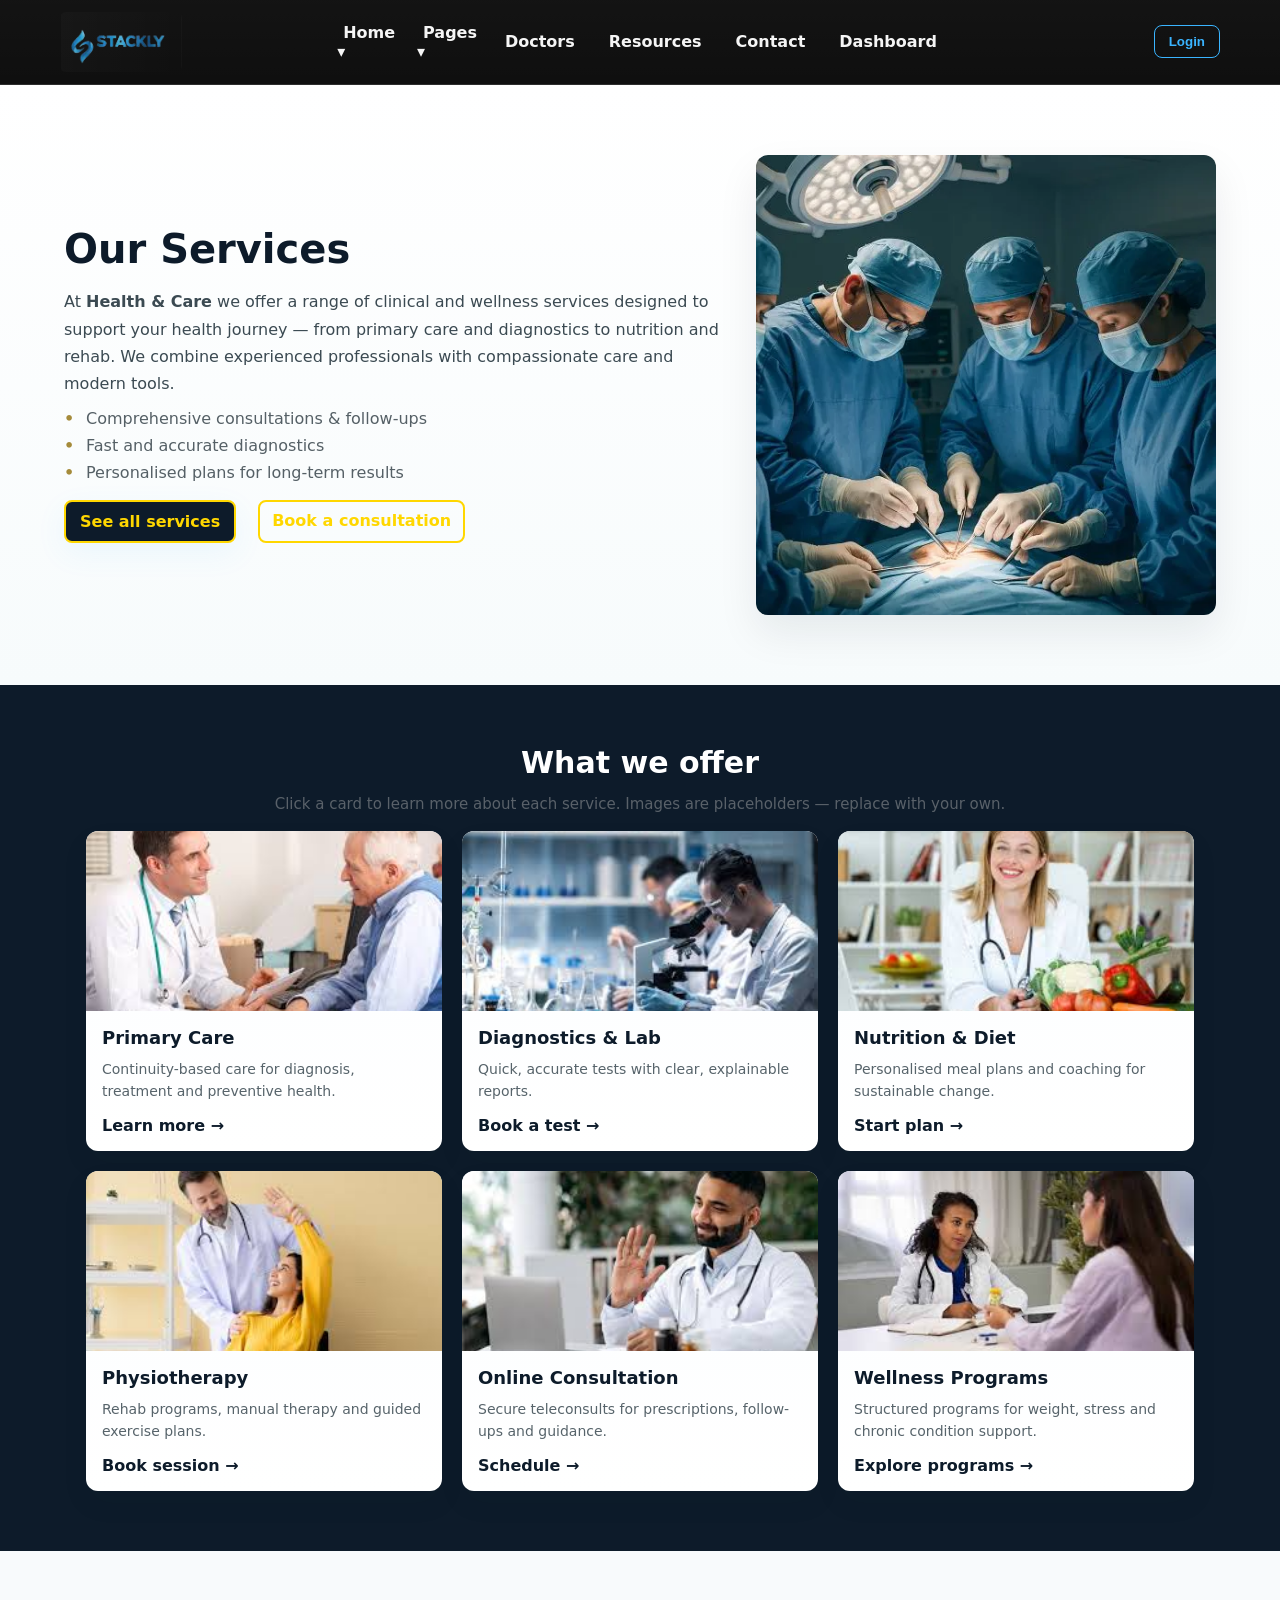
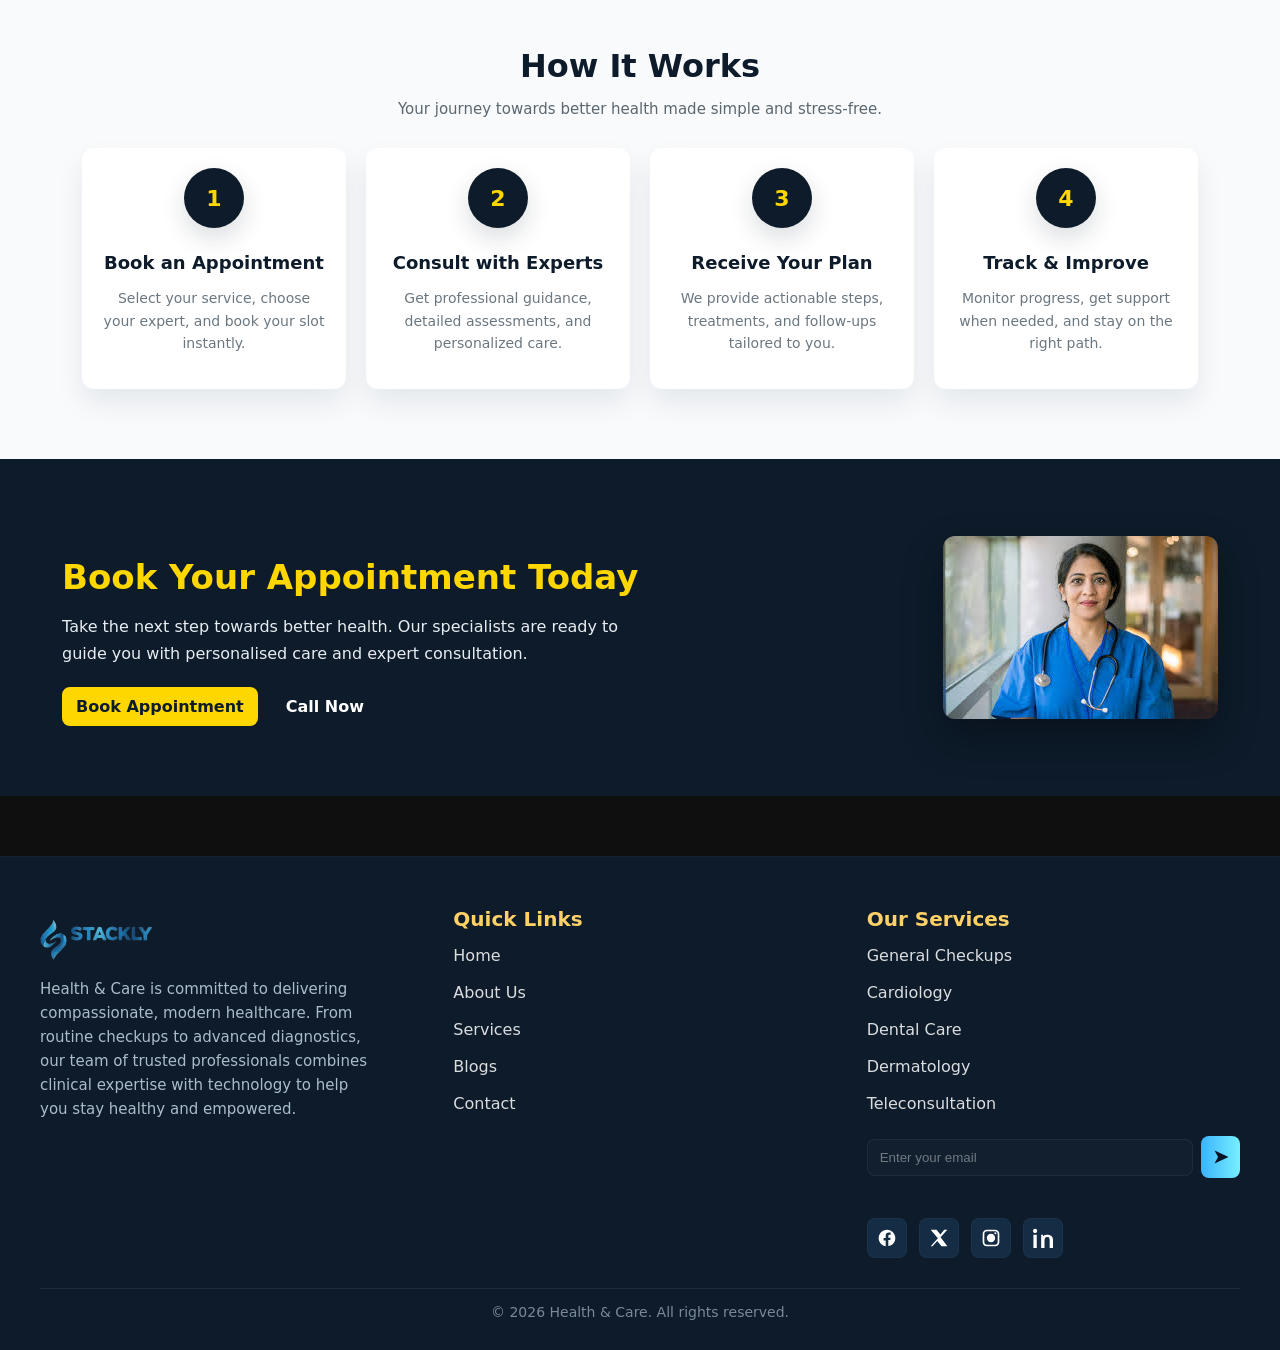
<file: services.html>
<!doctype html>
<html lang="en">
<head>
  <meta charset="utf-8" />
  <meta name="viewport" content="width=device-width, initial-scale=1" />
  <title>Health & Care — Home</title>
  <link rel="stylesheet" href="style.css" />
</head>
<body>
  <header class="site-header">
    <div class="header-inner">

      <!-- LOGO (left) -->
     <div class="site-logo" id="siteLogo">
  <img src="assets/images/logo3.webp" alt="Health & Care Logo">
</div>


      <!-- NAV (centered visually) -->
      <nav id="site-nav" class="site-nav" aria-label="Main navigation">
        <ul class="nav-list">
          <li class="nav-item dropdown">
            <a href="index.html" class="dropdown-link" aria-expanded="false">Home ▾</a>
            <ul class="dropdown-menu">
           
              <li><a href="home1.html">Home 2</a></li>
            </ul>
          </li>

          <li class="nav-item dropdown">
            <a href="#" class="dropdown-link" aria-expanded="false">Pages ▾</a>
            <ul class="dropdown-menu">
              <li><a href="about.html">About Us</a></li>
              <li><a href="services.html">Services</a></li>
              <li><a href="blog.html">Blogs</a></li>
              <li><a href="pricing.html">Pricing</a></li>
            </ul>
          </li>

          <li class="nav-item"><a href="doctors.html">Doctors</a></li>
          <li class="nav-item"><a href="resources.html">Resources</a></li>
          <li class="nav-item"><a href="contact.html">Contact</a></li>
          <li class="nav-item"><a href="dashboard.html">Dashboard</a></li>
        </ul>
      </nav>

      <!-- RIGHT SIDE: login button + hamburger (mobile only) -->
      <div class="header-right">
<button id="loginBtn" class="login-btn">Login</button>

<script>
  document.getElementById('loginBtn')?.addEventListener('click', function(e){
    // change to the URL you want
    window.location.href = 'login.html';
    // if you want to open in a new tab instead, use:
    // window.open('login.html', '_blank', 'noopener');
  });
</script>


        <!-- hamburger (visible only on mobile) -->
        <button id="hamburger" class="hamburger" aria-label="Open menu" aria-controls="mobile-menu" aria-expanded="false">
          <span class="hamburger-bars">
            <span class="bar bar1"></span>
            <span class="bar bar2"></span>
            <span class="bar bar3"></span>
          </span>
        </button>
      </div>
    </div>
<div id="mobile-menu" class="mobile-menu" aria-hidden="true" role="dialog" aria-modal="true" aria-label="Mobile menu">
  <div class="mobile-menu-inner">

    <div class="mobile-top">
      <button id="mobile-close" class="mobile-close" aria-label="Close menu">✕</button>
    
    </div>

    <ul class="mobile-nav-list">
      <!-- NEW: Home dropdown -->
      <li class="mobile-with-sub">
        <button class="mobile-sub-toggle">Home ▾</button>
        <ul class="mobile-submenu">
    
          <li><a href="home1.html">Home 2</a></li>
        </ul>
      </li>

      <!-- Pages dropdown (already there) -->
      <li class="mobile-with-sub">
        <button class="mobile-sub-toggle">Pages ▾</button>
        <ul class="mobile-submenu">
          <li><a href="about.html">About Us</a></li>
          <li><a href="services.html">Services</a></li>
          <li><a href="blog.html">Blogs</a></li>
          <li><a href="pricing.html">Pricing</a></li>
        </ul>
      </li>

      <li><a href="doctors.html">Doctors</a></li>
      <li><a href="resources.html">Resources</a></li>
      <li><a href="contact.html">Contact</a></li>
      <li><a href="dashboard.html">Dashboard</a></li>
      <li><a href="login.html" class="mobile-login">Login</a></li>
    </ul>

  </div>
</div>
</header>





<!-- =========================
   SERVICES HERO (content + image)
   ========================= -->
<section class="services-hero">
  <div class="hero-container">
    <div class="hero-content">
      <h1>Our Services</h1>
      <p class="lead">
        At <strong>Health & Care</strong> we offer a range of clinical and wellness services designed
        to support your health journey — from primary care and diagnostics to nutrition and rehab.
        We combine experienced professionals with compassionate care and modern tools.
      </p>
      <ul class="hero-points">
        <li>Comprehensive consultations & follow-ups</li>
        <li>Fast and accurate diagnostics</li>
        <li>Personalised plans for long-term results</li>
      </ul>

      <div class="hero-actions">
        <a href="404page.html" class="btn btn-primary">See all services</a>
        <a href="404page.html" class="btn btn-outline">Book a consultation</a>
      </div>
    </div>

    <div class="hero-image" aria-hidden="true">
      <img src="assets/images/hospi.webp" alt="Healthcare professionals consulting with a patient">
    </div>
  </div>
</section>

<!-- =========================
   SERVICES GRID (images + short text)
   ========================= -->
<section id="services-grid" class="services-grid-section" aria-label="Services grid">
  <div class="container">
    <div class="grid-head">
      <h2>What we offer</h2>
      <p>Click a card to learn more about each service. Images are placeholders — replace with your own.</p>
    </div>

    <div class="services-grid">
      <!-- card 1 -->
      <article class="svc-card" tabindex="0">
        <div class="svc-img-wrap">
          <img src="assets/images/service.webp" alt="Primary care consultation">
        </div>
        <div class="svc-body">
          <h4>Primary Care</h4>
          <p>Continuity-based care for diagnosis, treatment and preventive health.</p>
          <a href="404page.html" class="svc-more">Learn more →</a>
        </div>
      </article>

      <!-- card 2 -->
      <article class="svc-card" tabindex="0">
        <div class="svc-img-wrap">
          <img src="assets/images/service2.webp" alt="Diagnostics laboratory testing">
        </div>
        <div class="svc-body">
          <h4>Diagnostics & Lab</h4>
          <p>Quick, accurate tests with clear, explainable reports.</p>
          <a href="404page.html" class="svc-more">Book a test →</a>
        </div>
      </article>

      <!-- card 3 -->
      <article class="svc-card" tabindex="0">
        <div class="svc-img-wrap">
          <img src="assets/images/service3.webp" alt="Nutrition counseling and meal planning">
        </div>
        <div class="svc-body">
          <h4>Nutrition & Diet</h4>
          <p>Personalised meal plans and coaching for sustainable change.</p>
          <a href="404page.html" class="svc-more">Start plan →</a>
        </div>
      </article>

      <!-- card 4 -->
      <article class="svc-card" tabindex="0">
        <div class="svc-img-wrap">
          <img src="assets/images/service5.webp" alt="Physiotherapy session">
        </div>
        <div class="svc-body">
          <h4>Physiotherapy</h4>
          <p>Rehab programs, manual therapy and guided exercise plans.</p>
          <a href="404page.html" class="svc-more">Book session →</a>
        </div>
      </article>

      <!-- card 5 -->
      <article class="svc-card" tabindex="0">
        <div class="svc-img-wrap">
          <img src="assets/images/service6.webp" alt="Online teleconsultation">
        </div>
        <div class="svc-body">
          <h4>Online Consultation</h4>
          <p>Secure teleconsults for prescriptions, follow-ups and guidance.</p>
          <a href="404page.html" class="svc-more">Schedule →</a>
        </div>
      </article>

      <!-- card 6 -->
      <article class="svc-card" tabindex="0">
        <div class="svc-img-wrap">
          <img src="assets/images/service4.webp" alt="Wellness program group session">
        </div>
        <div class="svc-body">
          <h4>Wellness Programs</h4>
          <p>Structured programs for weight, stress and chronic condition support.</p>
          <a href="404page.html" class="svc-more">Explore programs →</a>
        </div>
      </article>
    </div>
  </div>
</section>




<!-- =========================
   HOW IT WORKS (Steps)
   ========================= -->
<section class="how-section">
  <div class="container">
    <div class="how-head">
      <h2>How It Works</h2>
      <p>Your journey towards better health made simple and stress-free.</p>
    </div>

    <div class="how-grid">
      
      <!-- Step 1 -->
      <div class="how-card">
        <div class="how-icon">
          <span>1</span>
        </div>
        <h4>Book an Appointment</h4>
        <p>Select your service, choose your expert, and book your slot instantly.</p>
      </div>

      <!-- Step 2 -->
      <div class="how-card">
        <div class="how-icon">
          <span>2</span>
        </div>
        <h4>Consult with Experts</h4>
        <p>Get professional guidance, detailed assessments, and personalized care.</p>
      </div>

      <!-- Step 3 -->
      <div class="how-card">
        <div class="how-icon">
          <span>3</span>
        </div>
        <h4>Receive Your Plan</h4>
        <p>We provide actionable steps, treatments, and follow-ups tailored to you.</p>
      </div>

      <!-- Step 4 -->
      <div class="how-card">
        <div class="how-icon">
          <span>4</span>
        </div>
        <h4>Track & Improve</h4>
        <p>Monitor progress, get support when needed, and stay on the right path.</p>
      </div>

    </div>
  </div>
</section>



<!-- =========================
   APPOINTMENT CTA SECTION
   ========================= -->
<section class="appointment-cta">
  <div class="cta-container">

    <div class="cta-content">
      <h2>Book Your Appointment Today</h2>
      <p>
        Take the next step towards better health. Our specialists are ready to guide you with 
        personalised care and expert consultation.
      </p>

      <div class="cta-buttons">
        <a href="404page.html" class="btn btn-gold">Book Appointment</a>
        <a href="404page.html" class="btn btn-outline-light">Call Now</a>
      </div>
    </div>

    <div class="cta-image">
      <img src="assets/images/doctor2.webp" alt="Doctor consulting patient">
    </div>

  </div>
</section>





<!-- =========================
     FOOTER (Health & Care)
     ========================= -->
<footer class="hc-footer" role="contentinfo">
  <div class="hc-footer-inner">

    <!-- LEFT: logo + desc -->
    <div class="hc-col hc-col-about">
<img src="assets/images/logo3.webp" alt="">
      <div class="hc-logo-wrap">
    
      </div>

      <p class="hc-desc">
        Health & Care is committed to delivering compassionate, modern healthcare.
        From routine checkups to advanced diagnostics, our team of trusted professionals
        combines clinical expertise with technology to help you stay healthy and empowered.
      </p>
    </div>

    <!-- MIDDLE: quick links -->
    <div class="hc-col hc-col-links">
      <h4 class="hc-title">Quick Links</h4>
      <ul class="hc-links-list">
        <li><a href="index.html">Home</a></li>
        <li><a href="about.html">About Us</a></li>
        <li><a href="services.html">Services</a></li>
        <li><a href="blog.html">Blogs</a></li>
        <li><a href="contact.html">Contact</a></li>
      </ul>
    </div>

    <!-- RIGHT: services / subscribe -->
    <div class="hc-col hc-col-subscribe">
      <h4 class="hc-title">Our Services</h4>
      <ul class="hc-services-list">
        <li><a href="404page.html">General Checkups</a></li>
        <li><a href="404page.html">Cardiology</a></li>
        <li><a href="404page.html">Dental Care</a></li>
        <li><a href="404page.html">Dermatology</a></li>
        <li><a href="404page.html">Teleconsultation</a></li>
      </ul>

      <div class="hc-newsletter">
        <label for="hc-email" class="sr-only">Subscribe to newsletter</label>
        <input id="hc-email" type="email" placeholder="Enter your email" />
           <p id="newsletterError" style="color:#ff4b4b; font-size:14px; margin-top:6px; display:none;">
  Fill the credentials
</p>
        <button class="hc-send" aria-label="Subscribe">➤</button>
     

      </div>

      <div class="hc-social">
        <div class="hc-social">
  <a href="404page.html" aria-label="Facebook" class="hc-social-btn">
    <!-- Facebook SVG -->
    <svg viewBox="0 0 24 24" fill="currentColor">
      <path d="M22 12.07C22 6.54 17.52 2 12 2S2 6.54 2 12.07c0 5.03 3.66 9.19 8.44 9.93v-7.03h-2.54v-2.9h2.54V9.41c0-2.5 1.49-3.89 3.78-3.89 1.09 0 2.23.2 2.23.2v2.46h-1.26c-1.24 0-1.63.77-1.63 1.56v1.87h2.78l-.44 2.9h-2.34v7.03C18.34 21.26 22 17.1 22 12.07z"/>
    </svg>
  </a>

  <a href="404page.html" aria-label="Twitter" class="hc-social-btn">
    <!-- Twitter / X SVG -->
    <svg viewBox="0 0 24 24" fill="currentColor">
      <path d="M18.23 2H22l-8.09 9.19L22 22h-7.03l-5.08-6.46L4.26 22H2l8.66-9.83L2 2h7.03l4.66 5.86L18.23 2z"/>
    </svg>
  </a>

  <a href="404page.html" aria-label="Instagram" class="hc-social-btn">
    <!-- Instagram SVG -->
    <svg viewBox="0 0 24 24" fill="currentColor">
      <path d="M7 2C4.24 2 2 4.24 2 7v10c0 2.76 2.24 5 5 5h10c2.76 0 5-2.24 5-5V7c0-2.76-2.24-5-5-5H7zm10 2c1.65 0 3 1.35 3 3v10c0 1.65-1.35 3-3 3H7c-1.65 0-3-1.35-3-3V7c0-1.65 1.35-3 3-3h10zm-5 3a5 5 0 100 10 5 5 0 000-10zm6.5-.75a1.25 1.25 0 11-2.5 0 1.25 1.25 0 012.5 0z"/>
    </svg>
  </a>

  <a href="404page.html" aria-label="LinkedIn" class="hc-social-btn">
    <!-- LinkedIn SVG -->
    <svg viewBox="0 0 24 24" fill="currentColor">
      <path d="M4.98 3.5C4.98 4.88 3.86 6 2.5 6S0 4.88 0 3.5 1.12 1 2.5 1 4.98 2.12 4.98 3.5zM.5 8h4V24h-4V8zm7.5 0h4v2.2h.06c.56-1.06 1.96-2.2 4.04-2.2C21.44 8 24 10.12 24 14.44V24h-4v-8.6c0-2.06-.04-4.72-2.88-4.72-2.88 0-3.32 2.24-3.32 4.56V24h-4V8z"/>
    </svg>
  </a>
</div>

      </div>
    </div>

  </div>

  <div class="hc-footer-bottom">
    <div class="hc-copy">© <span id="year"></span> Health & Care. All rights reserved.</div>
  </div>
</footer>


    

<script src="app.js"></script>
</body>
</html>



    

<script src="app.js"></script>
</body>
</html>
</file>
<file: style.css>
/* Palette G variables */
:root{
  --bg-900: #0F0F0F;
  --bg-800: #1A1A1A;
  --accent: #3AB4FF;
  --accent-2:#77EFFF;
  --text:   #F5F5F5;
  --muted:  #CCCCCC;
  --border: #2D2D2D;
  --radius: 8px;
  --transition: 200ms ease;
  --max-width: 1200px;
}

*{box-sizing:border-box}
body{
  margin:0;
  font-family: Inter, system-ui, -apple-system, "Segoe UI", Roboto, Arial;
  background: var(--bg-900);
  color: var(--text);
}

/* Header */
.site-header{
  position: sticky;
  top:0;
  z-index:1000;
  border-bottom:1px solid var(--border);
  background: linear-gradient(180deg, rgba(255,255,255,0.02), transparent);
}
.header-inner{
  max-width:var(--max-width);
  margin:0 auto;
  padding:12px 20px;
  display:flex;
  align-items:center;
  gap:12px;
  position:relative;
}

/* LEFT: logo */
.site-logo{
  font-weight:800;
  color:var(--accent);
  padding:6px 10px;
  border-radius:6px;
  background: linear-gradient(90deg, rgba(255,255,255,0.02), transparent);
  border:1px solid transparent;
  order:1;
}

/* CENTER: nav - absolutely centered so it doesn't shift */
.site-nav{
  position:absolute;
  left:50%;
  top:50%;
  transform: translate(-50%,-50%);
  display:block;
  order:2;
}
.nav-list{
  display:flex;
  gap:22px;
  align-items:center;
  list-style:none;
  margin:0;
  padding:0;
}
.nav-list a, .dropdown-link{
  color:var(--text);
  text-decoration:none;
  font-weight:600;
  padding:8px 6px;
  border-radius:6px;
  transition: background var(--transition), color var(--transition);
}
.nav-list a:hover, .dropdown-link:hover{ background: rgba(255,255,255,0.03) }

/* Dropdown stable on hover */
.nav-item{ position:relative; }
.dropdown-menu{
  position:absolute;
  top:46px;
  left:0;
  min-width:220px;
  background:var(--bg-800);
  border-radius:8px;
  border:1px solid var(--border);
  padding:8px 6px;
  box-shadow: 0 10px 30px rgba(0,0,0,0.6);
  opacity:0;
  visibility:hidden;
  transform: translateY(6px);
  transition: opacity 160ms ease, transform 160ms ease, visibility 160ms;
  z-index:1200;
}
.nav-item:hover > .dropdown-menu,
.nav-item:focus-within > .dropdown-menu{
  opacity:1;
  visibility:visible;
  transform: translateY(0);
}
.dropdown-menu li{ padding:6px 10px; }
.dropdown-menu a{ color:var(--muted); display:block; text-decoration:none; font-weight:500; }
.dropdown-menu a:hover{ color:var(--text); }

/* RIGHT: header-right */
.header-right{
  margin-left:auto;
  display:flex;
  gap:12px;
  align-items:center;
  order:3;
}

/* login button */
.login-btn{
  background:transparent;
  color:var(--accent);
  border:1px solid var(--accent);
  padding:8px 14px;
  border-radius:8px;
  font-weight:700;
  cursor:pointer;
  transition: all var(--transition);
}
.login-btn:hover{ background:var(--accent); color:#0F0F0F; box-shadow: 0 8px 30px rgba(58,180,255,0.08); }

/* HAMBURGER (MOBILE ONLY)
   Full 3-line symbol inside a square button */
.hamburger{
  width:48px;
  height:48px;
  display:none;             /* shown only on mobile via media query */
  align-items:center;
  justify-content:center;
  background:transparent;
  border-radius:10px;
  border:1px solid rgba(255,255,255,0.04);
  cursor:pointer;
  transition: background 160ms ease, transform 160ms ease;
}
.hamburger:hover{ background: rgba(255,255,255,0.02); transform: translateY(-1px); }

/* three wide bars */
.hamburger-bars{ display:inline-block; width:22px; height:18px; position:relative; }
.bar{
  display:block;
  width:100%;
  height:2.5px;
  background:var(--text);
  border-radius:3px;
  position:absolute;
  left:0;
  transition: transform 220ms ease, opacity 220ms ease;
}
.bar1{ top:0; }
.bar2{ top:7.75px; } /* center */
.bar3{ bottom:0; }

/* When menu open we hide header hamburger (we also keep it accessible) */
.hamburger.hidden{ display:none !important; }

/* mobile menu center modal */
.mobile-menu{
  position:fixed;
  top:50%;
  left:50%;
  transform: translate(-50%,-50%) scale(0.92);
  width:92%;
  max-width:520px;
  max-height:90vh;
  overflow:auto;
  background: linear-gradient(180deg,var(--bg-800), var(--bg-900));
  border-radius:12px;
  border:1px solid var(--border);
  box-shadow: 0 30px 90px rgba(0,0,0,0.7);
  opacity:0;
  visibility:hidden;
  transition: transform 220ms ease, opacity 220ms ease, visibility 220ms;
  z-index:1400;
  padding:18px;
}
.mobile-menu.open{
  opacity:1;
  visibility:visible;
  transform: translate(-50%,-50%) scale(1);
}

/* mobile-top bar (close + logo) */
.mobile-top{ display:flex; align-items:center; justify-content:flex-end; gap:8px; margin-bottom:8px; }

/* CLOSE button styling (prominent, nice) */
.mobile-close{
  background:transparent;
  border:1px solid rgba(255,255,255,0.06);
  color:var(--text);
  width:44px;
  height:44px;
  border-radius:10px;
  font-size:20px;
  line-height:1;
  display:flex;
  align-items:center;
  justify-content:center;
  cursor:pointer;
  transition: background 140ms ease, transform 120ms ease;
}
.mobile-close:hover{ background: rgba(255,255,255,0.02); transform: translateY(-2px); }
.mobile-logo{ margin-left: auto; color:var(--accent); font-weight:800; }

/* mobile nav */
.mobile-nav-list{ list-style:none; padding:0; margin:6px 0 0; display:flex; flex-direction:column; gap:6px; }
.mobile-nav-list a, .mobile-sub-toggle{
  display:block;
  padding:12px 10px;
  text-decoration:none;
  color:var(--text);
  font-weight:600;
  border-radius:8px;
}
.mobile-nav-list a:hover, .mobile-sub-toggle:hover{ background: rgba(255,255,255,0.03) }
.mobile-submenu{ display:none; padding-left:12px; margin-top:6px; }
.mobile-with-sub.open .mobile-submenu{ display:block; }

/* MAIN + HERO */
.main-content{ max-width:var(--max-width); margin:28px auto; padding:0 20px; }
.hero{ background: linear-gradient(135deg, rgba(58,180,255,0.06), rgba(119,239,255,0.02)); border: 1px solid var(--border); padding:40px; border-radius:12px; text-align:center; }
.hero h1{ margin:0 0 8px; font-size:32px; color:var(--text); }
.cta{ display:inline-block; padding:12px 22px; border-radius:10px; background:var(--accent); color:#0F0F0F; text-decoration:none; font-weight:700; }

/* FOOTER */
.site-footer{ border-top:1px solid var(--border); margin-top:44px; padding:28px 20px; color:var(--muted); }
.footer-inner{ max-width:var(--max-width); margin:0 auto; display:flex; gap:20px; align-items:flex-start; justify-content:space-between; }
.footer-links{ display:flex; gap:28px; }

/* RESPONSIVE RULES: show hamburger only on mobile, hide header nav */
@media (max-width:900px){
  .site-nav{ display:none; }   /* hide desktop nav on small screens */
  .hamburger{ display:flex; }  /* show hamburger on mobile */
  .login-btn{ display:none; }  /* login inside mobile menu */
  .header-inner{ padding:12px 12px; }
}
@media (max-width:480px){
  .mobile-menu{ max-width:420px; }
  .hero h1{ font-size:24px; }
}






/* =========================================
   MOBILE RESPONSIVE NAV (ONLY MOBILE)
   ========================================= */
@media (max-width: 900px) {

  /* full dark clean header */
  .site-header {
    background: #0F0F0F;
    border-bottom: none;
  }

  .header-inner {
    padding: 12px 15px;
    display: flex;
    align-items: center;
    justify-content: space-between;
  }

  /* show hamburger, hide desktop nav */
  .site-nav {
    display: none !important;
  }

  .hamburger {
    display: flex !important;
    width: 46px;
    height: 46px;
    align-items: center;
    justify-content: center;
    background: #111;
    border-radius: 10px;
    border: none;
  }

  .hamburger-bars .bar {
    background: #fff !important;
  }

  /* logo left */
  .site-logo {
    order: 1;
    font-size: 20px;
    padding: 6px 12px;
    border: none;
    background: none;
  }

  /* login hidden (in menu instead) */
  .login-btn {
    display: none !important;
  }

  /* =========================================
     MOBILE MENU (CENTER MODAL, DARK, CLEAN)
     ========================================= */
  .mobile-menu {
    background: rgba(0, 0, 0, 0.95) !important;
    border: none !important;
    box-shadow: 0 0 0 transparent !important;
    padding: 20px;
    width: 92%;
    max-width: 420px;
    border-radius: 14px;
  }

  /* top row inside mobile menu */
.mobile-top {
  display: flex;
  align-items: center;
  justify-content: flex-start; /* close button left */
  gap: 12px;
}

/* close button left */
.mobile-close {
  order: 1;
  margin-right: 0;
}

/* logo right */
.mobile-logo {
  order: 2;
  margin-left: auto; /* pushes logo to right */
}


  /* =========================================
     MENU LIST ITEMS
     ========================================= */
  .mobile-nav-list {
    margin-top: 20px;
    display: flex;
    flex-direction: column;
    gap: 6px;
  }

  .mobile-nav-list a,
  .mobile-sub-toggle {
    padding: 14px 12px;
    font-size: 16px;
    color: #fff !important;
    background: #111 !important;
    border-radius: 10px;
    border: none !important;
  }

  .mobile-submenu {
    background: none !important;
    padding-left: 14px;
    margin-top: 4px;
  }

  .mobile-submenu a {
    background: #181818 !important;
    padding: 12px;
    border-radius: 8px;
  }
}


/* Mobile Login Hover = Same as Desktop */
.mobile-login {
  background: transparent !important;
  color: var(--accent) !important;
  border: 1px solid var(--accent) !important;
  text-align: center;
  padding: 12px 14px;
  border-radius: 10px;
  font-weight: 700;
  display: block;
  margin-top: 8px;
  transition: all 200ms ease;
}

.mobile-login:hover {
  background: var(--accent) !important;
  color: #0F0F0F !important;
  box-shadow: 0 8px 30px rgba(58,180,255,0.15);
}







/* =========================
   HEALTH & CARE FOOTER
   ========================= */
.hc-footer {
  background: linear-gradient(180deg, #071226 0%, #071226 100%); /* deep navy */
  color: #dbeefa; /* soft pale */
  border-top: 1px solid rgba(255,255,255,0.03);
  padding: 48px 20px 20px;
  font-family: Inter, system-ui, -apple-system, "Segoe UI", Roboto, Arial;
}

.hc-footer-inner {
  max-width: 1200px;
  margin: 0 auto;
  display: grid;
  grid-template-columns: 1.2fr 0.8fr 1fr;
  gap: 28px;
  align-items: start;
}

/* columns */
.hc-col { min-width: 0; }

.hc-logo-placeholder {
  display:inline-flex;
  align-items:center;
  justify-content:center;
  width:110px;
  height:40px;
  font-weight:800;
  color:#071226;
  background: linear-gradient(90deg, #d4f3ff 0%, #3ab4ff 100%);
  border-radius:8px;
  letter-spacing:0.6px;
  margin-bottom:16px;
}

/* description */
.hc-desc {
  color: rgba(219,238,250,0.9);
  line-height:1.6;
  font-size:15px;
  margin:0 0 6px 0;
  max-width: 340px;
}

/* titles */
.hc-title {
  font-size:24px;
  margin: 0 0 14px 0;
  color: #ffffff;
  font-weight:700;
}

/* links lists */
.hc-links-list,
.hc-services-list {
  list-style:none;
  margin:0;
  padding:0;
  display:flex;
  flex-direction:column;
  gap:10px;
}
.hc-links-list a,
.hc-services-list a {
  color: rgba(219,238,250,0.92);
  text-decoration:none;
  font-weight:500;
  transition: color 160ms ease, transform 160ms;
}
.hc-links-list a:hover,
.hc-services-list a:hover {
  color: var(--accent);
  transform: translateX(6px);
}

/* newsletter */
.hc-newsletter {
  margin-top:18px;
  display:flex;
  gap:8px;
  align-items:center;
}
.hc-newsletter input[type="email"]{
  flex:1;
  padding:10px 12px;
  border-radius:8px;
  border:1px solid rgba(255,255,255,0.06);
  background: rgba(255,255,255,0.02);
  color: var(--text);
  outline:none;
}
.hc-newsletter input::placeholder{ color: rgba(255,255,255,0.4); font-weight:500; }
.hc-newsletter .hc-send{
  background: linear-gradient(90deg, var(--accent), var(--accent-2));
  color: #071226;
  border:none;
  padding:10px 12px;
  border-radius:8px;
  cursor:pointer;
  font-weight:700;
}

/* social buttons */
.hc-social { margin-top:12px; display:flex; gap:10px; }
.hc-social-btn{
  display:inline-flex;
  width:38px;
  height:38px;
  border-radius:50%;
  align-items:center;
  justify-content:center;
  background: rgba(255,255,255,0.04);
  color: #fff;
  text-decoration:none;
  font-weight:700;
  border: 1px solid rgba(255,255,255,0.03);
  transition: background 160ms ease, transform 120ms ease;
}
.hc-social-btn:hover{
  background: linear-gradient(90deg, var(--accent), var(--accent-2));
  color:#071226;
  transform: translateY(-4px);
}

/* bottom bar */
.hc-footer-bottom {
  max-width:1200px;
  margin: 22px auto 0;
  padding-top:18px;
  border-top: 1px solid rgba(255,255,255,0.03);
  text-align:center;
  color: rgba(219,238,250,0.7);
  font-size:14px;
}

/* small screen: stack columns */
@media (max-width:900px){
  .hc-footer {
    padding: 28px 16px 18px;
  }
  .hc-footer-inner {
    grid-template-columns: 1fr;
  }
  .hc-logo-placeholder{
    width:100px;
    height:36px;
  }
  .hc-desc { max-width: none; }
  .hc-newsletter { flex-direction: column; align-items: stretch; }
  .hc-newsletter .hc-send { width: 56px; align-self: flex-end; margin-top:8px; }
  .hc-social { justify-content: flex-start; }
  .hc-footer-bottom { padding-top:12px; font-size:13px; }
}

/* utility for screen-reader-only labels (used earlier) */
.sr-only {
  position:absolute !important;
  width:1px !important;
  height:1px !important;
  padding:0 !important;
  margin:-1px !important;
  overflow:hidden !important;
  clip:rect(0,0,0,0) !important;
  white-space:nowrap !important;
  border:0 !important;
}


.hc-col-about img {
  width: 100px;      /* adjust size here */
  height: auto;
  display: block;
  margin-bottom: 16px;
}


.site-logo img {
  width: 100px;     /* adjust as you like */
  height: auto;
  display: block;
}



.hc-social-btn svg {
  width: 20px;
  height: 20px;
  display: block;
}




/* =========================
   HERO - Animated (Palette G)
   ========================= */
.hero-animated { padding: 48px 20px; }
.hero-inner {
  max-width: 1200px;
  margin: 0 auto;
  display: grid;
  grid-template-columns: 1fr 420px;
  gap: 28px;
  align-items: center;
}

/* LEFT copy */
.hero-copy { padding-right: 8px; }
.hero-kicker {
  font-size: 13px;
  color: var(--muted);
  text-transform: uppercase;
  letter-spacing: 1px;
  margin-bottom: 8px;
}
.hero-title {
  font-size: 40px;
  margin: 0 0 12px;
  line-height: 1.02;
  color: var(--text);
  font-weight: 800;
}
.hero-title .neon {
  color: var(--accent);
  text-shadow: 0 4px 28px rgba(58,180,255,0.12);
}

/* sub */
.hero-sub { color: var(--muted); margin-bottom: 18px; max-width: 640px; }

/* CTAs */
.hero-ctas { display:flex; gap:12px; align-items:center; margin-bottom:18px; }
.btn { display:inline-flex; align-items:center; justify-content:center; padding:10px 16px; border-radius:10px; cursor:pointer; font-weight:700; text-decoration:none; border:1px solid transparent; }
.btn-primary {
  background: var(--accent);
  color: #0F0F0F;
  box-shadow: 0 10px 30px rgba(58,180,255,0.08);
  transition: transform 180ms ease, box-shadow 180ms ease;
}
.btn-primary:hover { transform: translateY(-3px); box-shadow: 0 18px 40px rgba(58,180,255,0.16); }
.btn-ghost { background: transparent; color: var(--text); border: 1px solid rgba(255,255,255,0.04); }
.btn.small { padding:8px 12px; font-size:14px; border-radius:8px; }
.btn.outline { background:transparent; color:var(--text); border:1px solid rgba(255,255,255,0.06); }

/* Trust badges */
.hero-trust { display:flex; gap:18px; margin-top:10px; }
.trust-item { text-align:left; }
.trust-number { font-size:20px; font-weight:800; color:var(--accent); }
.trust-label { color:var(--muted); font-size:13px; margin-top:4px; }

/* RIGHT visual */
.hero-visual { display:flex; align-items:center; justify-content:center; }
.pulse-bg { position: relative; width:100%; display:flex; align-items:center; justify-content:center; }
.pulse-bg::before {
  content: "";
  position: absolute;
  width: 260px; height: 260px;
  border-radius: 50%;
  background: radial-gradient(circle at center, rgba(58,180,255,0.08), transparent 40%);
  filter: blur(18px);
  z-index: 0;
  animation: float 6s ease-in-out infinite;
}
@keyframes float { 0%{ transform: translateY(0);}50%{transform: translateY(-8px);}100%{transform: translateY(0);} }

/* decorative heart SVG */
.heart-svg { width:92px; height:92px; color: var(--accent); position:absolute; top:-24px; right:-14px; z-index:1; opacity:0.9; transform: scale(1); animation:heartPulse 1.6s infinite; }
@keyframes heartPulse { 0%{ transform:scale(0.98);} 50%{transform:scale(1.06);}100%{transform:scale(0.98);} }

/* card */
.hero-card {
  position: relative;
  z-index: 2;
  width: 320px;
  padding: 18px;
  border-radius: 12px;
  background: linear-gradient(180deg, rgba(255,255,255,0.02), rgba(255,255,255,0.01));
  border: 1px solid rgba(255,255,255,0.04);
  backdrop-filter: blur(6px);
  box-shadow: 0 12px 36px rgba(0,0,0,0.6);
  color: var(--text);
}
.card-head .card-title { font-weight:800; color:var(--text); font-size:16px; }
.card-sub { font-size:13px; color:var(--muted); margin-bottom:12px; }
.card-stats { display:flex; gap:12px; justify-content:space-between; color:var(--muted); margin-bottom:12px; }
.card-actions { display:flex; gap:10px; }

/* DRAWER booking (center modal slide up) */
.booking-drawer {
  position: fixed;
  left: 50%;
  top: 56%;
  transform: translate(-50%, 12%) scale(0.96);
  width: 92%;
  max-width: 420px;
  background: rgba(11,11,11,0.98);
  border-radius: 12px;
  border: 1px solid rgba(255,255,255,0.04);
  padding: 18px;
  z-index: 1600;
  opacity: 0;
  visibility: hidden;
  transition: opacity 260ms ease, transform 260ms ease, visibility 260ms;
}
.booking-drawer.open { opacity: 1; visibility: visible; transform: translate(-50%, -8%) scale(1); }

.drawer-inner h3 { margin: 0 0 12px; color: var(--text); }
.quick-book-form label { display:block; margin-bottom:10px; color:var(--muted); font-size:14px; }
.quick-book-form input, .quick-book-form select { width:100%; padding:10px; border-radius:8px; background: rgba(255,255,255,0.02); border:1px solid rgba(255,255,255,0.04); color:var(--text); outline:none; }

.drawer-actions { display:flex; gap:10px; margin-top:8px; }
.drawer-close { position:absolute; right:12px; top:8px; background:transparent; border:none; color:var(--muted); }

/* booking success */
.booking-success { text-align:center; color:var(--text); padding:10px; }

/* responsive */
@media (max-width: 900px){
  .hero-inner { grid-template-columns: 1fr; gap:18px; padding-top: 12px; }
  .hero-visual { order: 2; }
  .hero-copy { order: 1; }
  .pulse-bg::before { width: 200px; height:200px; }
  .hero-card { width: 92%; margin: 0 auto; }
  .hero-title { font-size: 26px; }
}



/* Card Action Buttons */
.card-actions a {
  display: inline-flex;
  align-items: center;
  justify-content: center;
  padding: 8px 14px;
  font-size: 14px;
  font-weight: 700;
  border-radius: 8px;
  text-decoration: none;
  cursor: pointer;
  transition: all 180ms ease;
}

/* Primary small button (Book) */
.card-actions .btn.small {
  background: var(--accent);
  color: #0F0F0F;
  border: 1px solid var(--accent);
  box-shadow: 0 8px 24px rgba(58,180,255,0.12);
}

.card-actions .btn.small:hover {
  background: #0F0F0F;
  color: var(--accent);
  box-shadow: 0 6px 18px rgba(58,180,255,0.12);
  transform: translateY(-2px);
}

/* Outline button (Chat) */
.card-actions .btn.outline.small {
  background: transparent;
  border: 1px solid rgba(255,255,255,0.10);
  color: var(--text);
}

.card-actions .btn.outline.small:hover {
  border-color: var(--accent);
  color: var(--accent);
  transform: translateY(-2px);
}



/* =========================
   FOOTER BASE STYLE
========================= */
.hc-footer {
  background: #0d1b2a;
  color: #fff;
  padding: 50px 20px 30px;
  margin-top: 60px;
}

.hc-footer-inner {
  display: flex;
  justify-content: space-between;
  gap: 40px;
  flex-wrap: wrap;
}

/* Columns */
.hc-col {
  flex: 1;
  min-width: 250px;
}

.hc-col-about img {
  width: 120px;
  margin-bottom: 15px;
}

.hc-desc {
  margin-top: 10px;
  line-height: 1.6;
  opacity: 0.85;
}

/* Titles */
.hc-title {
  font-size: 20px;
  margin-bottom: 15px;
  font-weight: 700;
  color: #ffd166;
}

/* Links */
.hc-links-list,
.hc-services-list {
  list-style: none;
  padding: 0;
  margin: 0;
}

.hc-links-list li,
.hc-services-list li {
  margin-bottom: 8px;
}

.hc-links-list a,
.hc-services-list a {
  color: #fff;
  text-decoration: none;
  opacity: 0.85;
  transition: 0.3s;
}

.hc-links-list a:hover,
.hc-services-list a:hover {
  color: #ffd166;
  opacity: 1;
}

/* Newsletter */
.hc-newsletter {
  margin-top: 15px;
  display: flex;
  gap: 8px;
}

.hc-newsletter input {
  flex: 1;
  padding: 10px;
  border-radius: 6px;
  border: none;
  outline: none;
}

.hc-send {
  background: #ffd166;
  border: none;
  border-radius: 6px;
  padding: 12px 16px;
  cursor: pointer;
  font-size: 18px;
  transition: 0.3s;
}

.hc-send:hover {
  background: #fff;
  color: #0d1b2a;
}

/* Social Icons */
.hc-social {
  margin-top: 20px;
  display: flex;
  gap: 12px;
}

.hc-social-btn {
  width: 40px;
  height: 40px;
  display: flex;
  align-items: center;
  justify-content: center;
  background: #142c44;
  border-radius: 8px;
  color: #fff;
  transition: 0.3s;
}

.hc-social-btn:hover {
  background: #ffd166;
  color: #0d1b2a;
}

/* Footer Bottom */
.hc-footer-bottom {
  border-top: 1px solid rgba(255,255,255,0.1);
  margin-top: 30px;
  padding-top: 15px;
  text-align: center;
  opacity: 0.75;
}

/* =========================
   MOBILE RESPONSIVE
========================= */
@media (max-width: 768px) {
  .hc-footer-inner {
    flex-direction: column;
    text-align: center;
    align-items: center;
  }

  .hc-col {
    max-width: 100%;
  }

  .hc-col-about img {
    margin: 0 auto 10px;
    display: block;
  }

  .hc-newsletter {
    flex-direction: column;
    width: 100%;
  }

  .hc-newsletter input {
    width: 100%;
  }

  .hc-send {
    width: 100%;
  }

  .hc-social {
    justify-content: center;
  }
}



.about-main {
  padding: 80px 0;
  background: #f8f9fa;
}

.about-container {
  max-width: 1200px;
  margin: auto;
  display: flex;
  align-items: center;
  gap: 50px;
  flex-wrap: wrap;
}

.about-img img {
  width: 100%;
  max-width: 500px;
  border-radius: 14px;
  box-shadow: 0 10px 25px rgba(0,0,0,0.1);
}

.about-content {
  flex: 1;
}

.about-content h2 {
  font-size: 40px;
  font-weight: 700;
  color: #0d1b2a;
  margin-bottom: 15px;
}

.about-content p {
  font-size: 17px;
  line-height: 1.6;
  margin-bottom: 18px;
  color: #444;
}

.about-btn {
  display: inline-block;
  padding: 12px 28px;
  background: #0d1b2a;
  color: gold;
  border: 2px solid white;
  border-radius: 8px;
  transition: 0.3s;
  font-weight: 600;
}

.about-btn:hover {
  background: gold;
  color: #0d1b2a;
}



/* ============================
   MOBILE RESPONSIVE (max 768px)
   ============================ */
@media (max-width: 768px) {

  .about-container {
    flex-direction: column;
    text-align: center;
    gap: 30px;
    padding: 0 20px;
  }

  .about-img img {
    max-width: 100%;
    width: 100%;
  }

  .about-content h2 {
    font-size: 32px;
  }

  .about-content p {
    font-size: 16px;
  }

  .about-btn {
    padding: 12px 24px;
    font-size: 16px;
  }
}

/* =============================
   EXTRA SMALL DEVICES (max 480px)
   ============================= */
@media (max-width: 480px) {

  .about-main {
    padding: 60px 0;
  }

  .about-content h2 {
    font-size: 28px;
  }

  .about-content p {
    font-size: 15px;
  }

  .about-btn {
    padding: 10px 20px;
    font-size: 15px;
  }
}



/* ---------- Shared container ---------- */
.container { max-width: 1200px; margin: 0 auto; padding: 0 24px; }

/* ========== WHY CHOOSE US ========== */
.why-choose { padding: 60px 0; background: #fff; color: #0d1b2a; }
.why-header { text-align: center; max-width: 780px; margin: 0 auto 36px; }
.why-header h3 { font-size: 30px; margin-bottom: 10px; color: #0d1b2a; }
.why-header p { color: #58606a; font-size: 16px; }

.features-grid {
  display: grid;
  grid-template-columns: repeat(4, 1fr);
  gap: 24px;
  align-items: stretch;
}

/* single feature */
.feature {
  background: linear-gradient(180deg, #ffffff 0%, #fbfdff 100%);
  border-radius: 12px;
  padding: 22px;
  box-shadow: 0 8px 20px rgba(13,27,42,0.06);
  text-align: left;
}
.feature-icon {
  width: 56px;
  height: 56px;
  display:flex;
  align-items:center;
  justify-content:center;
  font-size:24px;
  border-radius:10px;
  background: linear-gradient(180deg,#0d1b2a,#122833);
  color: gold;
  margin-bottom: 14px;
}
.feature h4 { margin: 0 0 8px; font-size:18px; color:#0d1b2a; }
.feature p { margin:0; color:#556066; font-size:14px; line-height:1.5; }

/* ========== MISSION & VISION ========== */
.mission-vision { padding: 70px 0; background: #0d1b2a; color: gold; }
.mv-grid { display: grid; grid-template-columns: 1fr 420px; gap: 36px; align-items: center; }
.mv-text h3 { color: gold; font-size: 26px; margin-bottom: 8px; }
.mv-text p { color: #f2e9cc; font-size: 16px; margin-bottom: 18px; line-height:1.6; }
.mv-cta { display:inline-block; padding: 10px 18px; border-radius: 8px; border: 2px solid gold; color: gold; background: transparent; font-weight:600; text-decoration:none; transition: .25s; }
.mv-cta:hover { background: gold; color: #0d1b2a; }

/* image */
.mv-image img { width: 100%; max-width: 420px; border-radius: 12px; box-shadow: 0 12px 30px rgba(0,0,0,0.35); }

/* small tweaks */
.btn-outline { border: 2px solid gold; color: gold; padding: 10px 16px; border-radius: 8px; background: transparent; text-decoration: none; }

/* ========== RESPONSIVE ========== */
@media (max-width: 992px) {
  .features-grid { grid-template-columns: repeat(2, 1fr); }
  .mv-grid { grid-template-columns: 1fr; text-align: center; }
  .mv-image { order: -1; } /* image above text on tablet */
  .mv-image img { margin: 0 auto; }
}

@media (max-width: 480px) {
  .why-choose { padding: 40px 0; }
  .why-header h3 { font-size: 22px; }
  .features-grid { gap: 16px; grid-template-columns: 1fr; }
  .feature { padding: 18px; text-align: center; }
  .feature-icon { margin: 0 auto 12px; }
  .mission-vision { padding: 40px 0; }
  .mv-text h3 { font-size: 20px; }
  .mv-text p { font-size: 15px; }
  .mv-cta { margin-top: 12px; display:inline-block; }
}




/* ---------- TEAM SECTION ---------- */
.team-section { padding: 70px 0; background: #fff; color: #0d1b2a; }
.team-head { text-align: center; max-width: 900px; margin: 0 auto 36px; }
.team-head h3 { font-size: 30px; color: #0d1b2a; margin-bottom: 8px; }
.team-head p { color: #596169; font-size: 15px; }

/* grid */
.team-grid {
  display: grid;
  grid-template-columns: repeat(3, 1fr);
  gap: 22px;
  max-width: 1200px;
  margin: 0 auto;
}

/* member card */
.team-member {
  background: linear-gradient(180deg,#fbfdff,#ffffff);
  border-radius: 12px;
  padding: 18px;
  box-shadow: 0 10px 24px rgba(13,27,42,0.06);
  display: flex;
  gap: 14px;
  align-items: flex-start;
  transition: transform .28s ease, box-shadow .28s ease;
}

.team-member:hover {
  transform: translateY(-6px);
  box-shadow: 0 18px 40px rgba(13,27,42,0.12);
}

/* photo */
.tm-photo {
  flex: 0 0 96px;
  height: 96px;
  border-radius: 10px;
  overflow: hidden;
  box-shadow: 0 6px 18px rgba(13,27,42,0.06);
}
.tm-photo img { width: 100%; height: 100%; object-fit: cover; display: block; }

/* info */
.tm-info { flex: 1; }
.tm-info h4 { margin: 0 0 6px; font-size: 18px; color: #0d1b2a; }
.tm-role { margin: 0 0 8px; color: #a58b3b; font-weight: 600; font-size: 13px; }
.tm-bio { margin: 0 0 10px; color: #52606a; font-size: 14px; line-height: 1.4; }

/* socials */
.tm-socials { display: flex; gap: 10px; }
.social {
  display: inline-flex;
  align-items: center;
  justify-content: center;
  width: 36px;
  height: 36px;
  border-radius: 8px;
  background: rgba(13,27,42,0.06);
  color: #0d1b2a;
  text-decoration: none;
  transition: background .18s, color .18s, transform .18s;
}
.social:hover { background: #a58b3b; color: #0d1b2a; transform: translateY(-2px); }
.social svg { display: block; }

/* small screens */
@media (max-width: 992px) {
  .team-grid { grid-template-columns: repeat(2, 1fr); gap: 18px; }
}

@media (max-width: 480px) {
  .team-section { padding: 40px 0; }
  .team-grid { grid-template-columns: 1fr; }
  .team-member { flex-direction: row; align-items: center; padding: 16px; }
  .tm-photo { width: 72px; height: 72px; flex: 0 0 72px; }
  .tm-info h4 { font-size: 16px; }
  .tm-bio { display: none; } /* hide long bio on tiny devices for compactness */
}




/* ========== TESTIMONIALS ========== */
.testimonials-section { padding: 70px 0; background: #f7fbfc; color: #0d1b2a; }
.test-head { text-align: center; max-width: 820px; margin: 0 auto 32px; }
.test-head h3 { font-size: 28px; color: #0d1b2a; margin-bottom: 8px; }
.test-head p { color: #596169; font-size: 15px; }

/* grid */
.test-grid {
  display: grid;
  grid-template-columns: repeat(3, 1fr);
  gap: 22px;
  max-width: 1200px;
  margin: 0 auto;
}

/* card */
.test-card {
  background: #fff;
  border-radius: 12px;
  padding: 20px;
  box-shadow: 0 12px 30px rgba(13,27,42,0.06);
  border-left: 4px solid #a58b3b; /* gold accent */
  display: flex;
  flex-direction: column;
  justify-content: space-between;
  transition: transform .28s ease, box-shadow .28s ease;
  outline: none;
  opacity: 0;
  transform: translateY(12px);
  animation: fadeInUp .6s ease forwards;
}
.test-card:hover, .test-card:focus {
  transform: translateY(-6px);
  box-shadow: 0 20px 48px rgba(13,27,42,0.10);
}

/* quote text */
.quote {
  font-size: 15px;
  line-height: 1.7;
  color: #334149;
  margin: 0 0 18px;
  position: relative;
  padding-left: 10px;
}

/* meta (photo + name + rating) */
.test-meta {
  display: flex;
  gap: 12px;
  align-items: center;
}
.test-photo {
  width: 56px;
  height: 56px;
  border-radius: 50%;
  object-fit: cover;
  box-shadow: 0 6px 18px rgba(13,27,42,0.06);
  border: 2px solid #fff;
}
.meta-text strong { display:block; color:#0d1b2a; font-size:14px; }
.meta-role { display:block; color:#7a878d; font-size:13px; line-height:1; }
.rating { margin-left: auto; color: #a58b3b; font-weight:700; letter-spacing: .5px; }

/* cta */
.test-cta { text-align: center; margin-top: 28px; }
.btn-primary {
  background: #0d1b2a;
  color: gold;
  padding: 10px 18px;
  border-radius: 8px;
  text-decoration: none;
  font-weight: 600;
  border: 2px solid white;
}
.btn-primary:hover { background: gold; color: #0d1b2a; }

/* simple staggered animation delay for each card */
.test-card:nth-child(1) { animation-delay: 0.05s; }
.test-card:nth-child(2) { animation-delay: 0.18s; }
.test-card:nth-child(3) { animation-delay: 0.32s; }

@keyframes fadeInUp {
  to { opacity: 1; transform: translateY(0); }
}

/* ========== RESPONSIVE ========== */
@media (max-width: 992px) {
  .test-grid { grid-template-columns: repeat(2, 1fr); }
}

@media (max-width: 480px) {
  .testimonials-section { padding: 40px 0; }
  .test-grid { grid-template-columns: 1fr; gap: 16px; }
  .test-head h3 { font-size: 22px; }
  .quote { font-size: 15px; }
  .test-photo { width: 48px; height: 48px; }
  .rating { font-size: 14px; }
}




/* ========== STATS / NUMBERS ========== */
.stats-section { padding: 70px 0; background: linear-gradient(180deg,#f8fafb,#ffffff); color: #0d1b2a; }
.stats-head { text-align: center; max-width: 820px; margin: 0 auto 28px; }
.stats-head h3 { font-size: 28px; color: #0d1b2a; margin-bottom: 8px; }
.stats-head p { color: #596169; font-size: 15px; }

/* grid */
.stats-grid {
  display: grid;
  grid-template-columns: repeat(4, 1fr);
  gap: 20px;
  max-width: 1200px;
  margin: 18px auto 0;
  align-items: start;
}

/* single stat */
.stat {
  background: #fff;
  border-radius: 12px;
  padding: 18px;
  box-shadow: 0 10px 22px rgba(13,27,42,0.05);
  text-align: center;
  min-height: 140px;
  display: flex;
  flex-direction: column;
  justify-content: space-between;
}

/* value + label */
.stat-value {
  font-size: 34px;
  font-weight: 800;
  color: #0d1b2a;
  letter-spacing: -0.02em;
}
.stat-label {
  color: #6a757d;
  font-size: 13px;
  margin-top: 6px;
}

/* progress bar */
.stat-bar {
  height: 8px;
  background: #eef3f5;
  border-radius: 6px;
  margin-top: 14px;
  overflow: hidden;
}
.stat-fill {
  height: 100%;
  width: 0%;
  border-radius: 6px;
  background: linear-gradient(90deg, #a58b3b, #d4af37);
  transition: width 1.2s ease;
}

/* note */
.stats-note { text-align: center; margin-top: 18px; color: #67787f; font-size: 14px; }

/* responsive */
@media (max-width: 992px) {
  .stats-grid { grid-template-columns: repeat(2, 1fr); }
  .stat { min-height: 120px; }
  .stat-value { font-size: 28px; }
}

@media (max-width: 480px) {
  .stats-section { padding: 40px 0; }
  .stats-grid { grid-template-columns: 1fr; gap: 14px; }
  .stat { padding: 14px; text-align: left; display: flex; gap: 10px; align-items: center; }
  .stat-value { font-size: 22px; }
  .stat-label { font-size: 13px; }
  .stat-bar { margin-top: 0; flex: 1; margin-left: 12px; }
}


/* ---------- MOBILE / OVERFLOW FIXES (paste at the END of your CSS) ---------- */

/* Prevent any accidental horizontal scrolling */
html, body {
  max-width: 100%;
  overflow-x: hidden;
  -webkit-overflow-scrolling: touch;
}

/* Make all images truly responsive */
img {
  max-width: 100%;
  height: auto;
  display: block;
}

/* Ensure containers respect padding and don't overflow */
.container,
.about-container,
.wrap,
.features-grid,
.team-grid,
.test-grid,
.mv-grid {
  box-sizing: border-box;
  padding-inline: 16px; /* keeps inner spacing on very small screens */
}

/* Allow flex/grid children to shrink and not force overflow */
.feature,
.team-member,
.tm-photo,
.tm-info,
.test-card,
.mv-image,
.about-img,
.about-content {
  min-width: 0; /* IMPORTANT: prevents flex children from overflowing on small screens */
}

/* Reduce large fixed widths on smaller devices */
@media (max-width: 992px) {
  .mv-grid { grid-template-columns: 1fr; gap: 20px; padding-inline: 12px; }
  .features-grid { grid-template-columns: repeat(2, 1fr); gap: 18px; }
  .team-grid { grid-template-columns: repeat(2, 1fr); gap: 18px; }
}

/* Tablet → mobile */
@media (max-width: 768px) {
  .about-container { padding-inline: 16px; gap: 22px; }
  .about-img img { max-width: 100%; width: 100%; height: auto; margin: 0 auto; }
  .mv-image img { max-width: 100%; margin: 0 auto; }
  .features-grid { grid-template-columns: 1fr; gap: 16px; }
  .team-grid { grid-template-columns: 1fr; gap: 16px; }
  .test-grid { grid-template-columns: 1fr; gap: 16px; }

  /* Reduce big horizontal shadows/offsets that may create extra width */
  .team-member,
  .feature,
  .test-card {
    margin-inline: 0;
  }
}

/* Extra small phones */
@media (max-width: 480px) {
  body { padding-inline: 8px; } /* tiny page padding so nothing touches the edge */
  .about-main { padding: 40px 0; }
  .about-content h2 { font-size: 26px; }
  .about-btn { width: auto; display: inline-block; }

  /* Remove any fixed card widths and center content */
  .card, .orb, .mv-image, .about-img { width: 100%; max-width: 100%; }
  .feature p, .tm-bio { font-size: 14px; }

  /* Make sure footer / bottom elements don't overflow */
  .hc-footer-inner { padding-inline: 12px; }
}

/* Small safety: ensure long words/links wrap instead of expanding container */
* {
  word-wrap: break-word;
  overflow-wrap: break-word;
}




/* ---------- Hero / Intro ---------- */
.services-hero { padding: 70px 0; background: linear-gradient(180deg,#ffffff,#f7fbfc); color: #0d1b2a; }
.hero-container { max-width:1200px; margin:0 auto; display:flex; gap:36px; align-items:center; padding: 0 24px; }
.hero-content { flex:1; }
.hero-content h1 { font-size: 40px; margin:0 0 14px; color: #0d1b2a; }
.lead { font-size:17px; color:#3b4a52; margin-bottom:16px; line-height:1.7; }
.hero-points { list-style: none; padding:0; margin: 0 0 18px; display:grid; gap:8px; }
.hero-points li { position: relative; padding-left:22px; color:#556066; }
.hero-points li:before { content: "•"; position:absolute; left:0; top:0; color:#a58b3b; font-weight:700; }

.hero-actions { display:flex; gap:12px; margin-top:6px; flex-wrap:wrap; }
.btn { display:inline-block; padding:10px 16px; border-radius:8px; text-decoration:none; font-weight:600; }
.btn-primary { background:#0d1b2a; color: gold; border:2px solid white; }
.btn-outline { background:transparent; color:#0d1b2a; border:2px solid #e9eef1; }

/* hero image */
.hero-image { flex:0 0 460px; max-width:460px; }
.hero-image img { width:100%; height:auto; border-radius:12px; box-shadow: 0 18px 40px rgba(13,27,42,0.08); display:block; }

/* ---------- Services Grid ---------- */
.services-grid-section { padding: 60px 0; background: #0d1b2a; color:white; }
.grid-head { text-align:center; max-width:900px; margin:0 auto 18px; }
.grid-head h2 { font-size:30px; margin-bottom:8px; }
.grid-head p { color:#596169; font-size:15px; }

/* grid layout */
.services-grid {
  max-width:1200px;
  margin: 18px auto 0;
  display:grid;
  grid-template-columns: repeat(3, 1fr);
  gap: 20px;
  padding: 0 24px;
}

/* card */
.svc-card {
  background: linear-gradient(180deg,#fbfdff,#ffffff);
  border-radius:12px;
  overflow:hidden;
  display:flex;
  flex-direction:column;
  transition: transform .28s ease, box-shadow .28s ease;
  box-shadow: 0 12px 28px rgba(13,27,42,0.06);
  min-height: 320px;
}
.svc-card:focus, .svc-card:hover { transform: translateY(-8px); box-shadow: 0 24px 60px rgba(13,27,42,0.10); outline:none; }

/* image area */
.svc-img-wrap { width:100%; height:180px; overflow:hidden; display:block; }
.svc-img-wrap img { width:100%; height:100%; object-fit:cover; display:block; transition: transform .6s ease; }
.svc-card:hover .svc-img-wrap img, .svc-card:focus .svc-img-wrap img { transform: scale(1.06); }

/* body */
.svc-body { padding: 16px; display:flex; flex-direction:column; gap:10px; flex:1; }
.svc-body h4 { margin:0; font-size:18px; color:#0d1b2a; }
.svc-body p { margin:0; color:#57646b; font-size:14px; line-height:1.6; flex:1; }
.svc-more { text-decoration:none; font-weight:600; color:#0d1b2a; }
.svc-more:hover { color:#a58b3b; transform: translateX(4px); transition: .18s; }

/* ---------- Responsive ---------- */
@media (max-width: 992px) {
  .hero-container { flex-direction: column-reverse; text-align:center; gap:22px; padding: 0 20px; }
  .hero-image { max-width:100%; width:100%; }
  .hero-content h1 { font-size:32px; }
  .services-grid { grid-template-columns: repeat(2, 1fr); gap:16px; }
  .svc-card { min-height: auto; }
}

@media (max-width: 480px) {
  .services-hero { padding: 40px 0; }
  .hero-content h1 { font-size:26px; }
  .lead { font-size:15px; }
  .services-grid { grid-template-columns: 1fr; gap:12px; padding: 0 16px; }
  .svc-img-wrap { height:160px; }
  .svc-card { min-height: auto; }
  .hero-points li { font-size:14px; }
  .btn { padding: 10px 14px; font-size:15px; }
}


/* ========== HOW IT WORKS ========== */
.how-section {
  padding: 70px 0;
  background: #f8fafc;
  color: #0d1b2a;
}

.how-head {
  text-align: center;
  max-width: 850px;
  margin: 0 auto 30px;
}

.how-head h2 {
  font-size: 32px;
  margin-bottom: 8px;
}

.how-head p {
  font-size: 15px;
  color: #5b6770;
}

/* Grid */
.how-grid {
  max-width: 1200px;
  margin: 0 auto;
  display: grid;
  padding: 0 20px;
  grid-template-columns: repeat(4, 1fr);
  gap: 20px;
}

/* Card */
.how-card {
  background: #ffffff;
  border-radius: 12px;
  padding: 20px;
  box-shadow: 0 14px 28px rgba(13, 27, 42, 0.08);
  text-align: center;
  transition: 0.3s ease;
}

.how-card:hover {
  transform: translateY(-6px);
  box-shadow: 0 20px 44px rgba(13, 27, 42, 0.12);
}

/* Number Circle */
.how-icon {
  width: 60px;
  height: 60px;
  margin: 0 auto 12px;
  border-radius: 50%;
  background: #0d1b2a;
  display: flex;
  align-items: center;
  justify-content: center;
  box-shadow: 0 10px 25px rgba(13, 27, 42, 0.15);
}

.how-icon span {
  color: gold;
  font-size: 22px;
  font-weight: 700;
}

/* Content */
.how-card h4 {
  margin-bottom: 10px;
  font-size: 18px;
}

.how-card p {
  font-size: 14px;
  color: #6b7780;
  line-height: 1.6;
}

/* ========== RESPONSIVE ========== */
@media (max-width: 992px) {
  .how-grid {
    grid-template-columns: repeat(2, 1fr);
  }
}

@media (max-width: 480px) {
  .how-section {
    padding: 40px 0;
  }

  .how-grid {
    grid-template-columns: 1fr;
  }

  .how-icon {
    width: 52px;
    height: 52px;
  }

  .how-head h2 {
    font-size: 24px;
  }
}


/* ========== APPOINTMENT CTA ========== */
.appointment-cta {
  background: #0d1b2a;
  padding: 70px 0;
  color: #ffffff;
}

.cta-container {
  max-width: 1200px;
  margin: 0 auto;
  padding: 0 22px;
  display: flex;
  align-items: center;
  gap: 40px;
}

.cta-content {
  flex: 1;
}

.cta-content h2 {
  font-size: 34px;
  margin-bottom: 12px;
  color: gold;
}

.cta-content p {
  font-size: 16px;
  color: #e8edf2;
  line-height: 1.7;
  max-width: 600px;
  margin-bottom: 20px;
}

/* Buttons */
.cta-buttons {
  display: flex;
  gap: 14px;
  flex-wrap: wrap;
}

.btn {
  display: inline-block;
  padding: 12px 22px;
  border-radius: 8px;
  font-weight: 600;
  text-decoration: none;
  transition: 0.3s ease;
  font-size: 16px;
}

/* Gold Button */
.btn-gold {
  background: gold;
  color: #0d1b2a;
  border: 2px solid gold;
}

.btn-gold:hover {
  background: transparent;
  color: gold;
}

/* Outline Button */
.btn-outline-light {
  background: transparent;
  color: #ffffff;
  border: 2px solid #ffffff;
}

.btn-outline-light:hover {
  background: gold;
  color: #0d1b2a;
}

/* CTA Image */
.cta-image img {
  width: 100%;
  max-width: 420px;
  border-radius: 12px;
  box-shadow: 0 18px 40px rgba(0,0,0,0.3);
  display: block;
}

/* ========== RESPONSIVE ========== */
@media (max-width: 992px) {
  .cta-container {
    flex-direction: column-reverse;
    text-align: center;
  }

  .cta-content h2 {
    font-size: 28px;
  }

  .cta-image img {
    max-width: 100%;
  }
}

@media (max-width: 480px) {
  .appointment-cta {
    padding: 40px 0;
  }

  .cta-content h2 {
    font-size: 24px;
  }

  .btn {
    width: 100%;
    text-align: center;
  }
}




/* ---------- BLOG HERO ---------- */
.blog-hero { padding: 70px 0; background: linear-gradient(180deg,#ffffff,#f3f8fa); color: #0d1b2a; }
.hero-wrap { max-width:1200px; margin:0 auto; display:flex; gap:28px; align-items:center; padding: 0 24px; }
.hero-text { flex:1; }
.hero-text h1 { font-size:36px; margin:0 0 12px; color:#0d1b2a; }
.lead { font-size:16px; color:#3b4a52; margin-bottom:12px; }
.hero-actions .btn { margin-right:10px; }

/* hero media */
.hero-media { flex:0 0 420px; max-width:420px; }
.hero-media img { width:100%; border-radius:12px; box-shadow:0 18px 40px rgba(13,27,42,0.08); display:block; }

/* ---------- CONTROLS ---------- */
.blog-controls { display:flex; justify-content:space-between; gap:18px; align-items:center; padding:18px 24px; max-width:1200px; margin: 20px auto; }
.search-wrap { position:relative; flex:1; max-width:560px; }
.search-wrap input[type="search"] { width:100%; padding:12px 44px 12px 14px; border-radius:10px; border:1px solid #e6eef1; font-size:15px; }
.clear-btn { position:absolute; right:6px; top:6px; bottom:6px; width:36px; border-radius:8px; border:0; background:transparent; cursor:pointer; color:#7a858c; }

/* filters */
.filter-wrap { display:flex; gap:8px; flex-wrap:wrap; }
.filter { padding:8px 12px; border-radius:999px; border:1px solid #e6eef1; background:transparent; cursor:pointer; font-size:14px; }
.filter.active { background:#0d1b2a; color:gold; border-color:#0d1b2a; }

/* ---------- BLOG BODY ---------- */
.blog-body { max-width:1200px; margin: 24px auto; display:grid; grid-template-columns: 1fr 320px; gap:28px; padding: 0 24px 60px; }

/* posts */
.posts-grid { display:grid; grid-template-columns: repeat(2, 1fr); gap:20px; }
.post-card { background:#fff; border-radius:12px; overflow:hidden; box-shadow:0 12px 28px rgba(13,27,42,0.06); display:flex; flex-direction:column; transition:transform .2s; }
.post-card:hover { transform:translateY(-6px); }
.post-img img { width:100%; height:180px; object-fit:cover; display:block; }
.post-body { padding:14px; display:flex; flex-direction:column; gap:10px; }
.post-meta { color:#7b848a; font-size:13px; }
.post-body h3 { margin:0; font-size:18px; }
.excerpt { margin:0; color:#556066; font-size:14px; line-height:1.6; }
.read-more { color:#0d1b2a; font-weight:600; text-decoration:none; }

/* pagination */
.pagination { display:flex; gap:12px; align-items:center; justify-content:center; margin-top:20px; }
.page-btn { padding:8px 12px; border-radius:8px; border:1px solid #e6eef1; background:transparent; cursor:pointer; }

/* sidebar */
.blog-sidebar { background:transparent; }
.widget { background:#fff; padding:14px; border-radius:12px; box-shadow:0 12px 28px rgba(13,27,42,0.04); margin-bottom:18px; }
.widget h4 { margin:0 0 8px; font-size:16px; color:#0d1b2a; }
.widget ul { padding:0; margin:0; list-style:none; }
.widget ul li { margin:8px 0; }
.widget-newsletter form { display:flex; gap:8px; flex-direction:column; }
.widget-newsletter input[type="email"] { padding:10px; border-radius:8px; border:1px solid #e6eef1; }

/* small screens */
@media (max-width: 992px) {
  .hero-wrap { flex-direction:column-reverse; text-align:center; padding: 0 20px; }
  .blog-controls { flex-direction:column; align-items:stretch; gap:12px; padding: 0 20px; }
  .blog-body { grid-template-columns: 1fr; padding: 0 20px 40px; }
  .posts-grid { grid-template-columns: 1fr; }
  .hero-media { max-width:100%; width:100%; }
}

/* accessibility helpers */
.sr-only { position:absolute; width:1px; height:1px; padding:0; margin:-1px; overflow:hidden; clip:rect(0,0,0,0); white-space:nowrap; border:0; }



/* Primary Button – Gold Text Visible */
.btn-primary {
  background: #0d1b2a !important;
  color: gold !important;
  border: 2px solid gold !important;
}

.btn-primary:hover {
  background: gold !important;
  color: #0d1b2a !important;
}

/* Outline Button – Make Text Gold */
.btn-outline {
  background: transparent !important;
  color: gold !important;
  border: 2px solid gold !important;
}

.btn-outline:hover {
  background: gold !important;
  color: #0d1b2a !important;
}

/* Search Clear Icon */
.clear-btn {
  color: gold !important;
}

/* Category Filter Buttons */
.filter {
  color: gold !important;
  border: 1px solid gold !important;
}

.filter.active {
  background: gold !important;
  color: #0d1b2a !important;
  border-color: gold !important;
}

.widget-newsletter h4,
.widget-newsletter p {
  color: #000 !important;
}


/* ========== FAQ SECTION ========== */
.faq-section {
  padding: 70px 0;
  background: #f8fafc;
  color: #0d1b2a;
}

.faq-head {
  text-align: center;
  max-width: 800px;
  margin: 0 auto 30px;
}

.faq-head h2 {
  font-size: 32px;
  margin-bottom: 8px;
  color: gold;
}

.faq-head p {
  color: #5b6770;
  font-size: 15px;
}

/* FAQ items */
.faq-item {
  margin-bottom: 12px;
  border-radius: 10px;
  overflow: hidden;
  border: 1px solid #dfe6ea;
  background: #ffffff;
  box-shadow: 0 6px 16px rgba(13,27,42,0.06);
}

/* Question button */
.faq-question {
  width: 100%;
  padding: 16px;
  text-align: left;
  font-size: 17px;
  font-weight: 600;
  background: #0d1b2a;
  color: gold;
  border: none;
  cursor: pointer;
  outline: none;
  transition: 0.3s;
}

.faq-question:hover {
  background: #12283c;
}

/* Answer */
.faq-answer {
  display: none;
  padding: 16px;
  background: #ffffff;
  font-size: 15px;
  color: #556066;
  line-height: 1.6;
  border-top: 1px solid #e2e8f0;
}

/* Open state */
.faq-item.active .faq-answer {
  display: block;
}

.faq-item.active .faq-question {
  background: gold;
  color: #0d1b2a;
}

/* Responsive */
@media (max-width: 480px) {
  .faq-head h2 {
    font-size: 26px;
  }
  .faq-question {
    font-size: 15px;
  }
}




/* ========== PRICING SECTION ========== */
.pricing-section { padding: 70px 0; background: linear-gradient(180deg,#ffffff,#f7fbfc); color: #0d1b2a; }
.pricing-head { text-align: center; max-width: 920px; margin: 0 auto 22px; }
.pricing-head h2 { font-size: 32px; color: #0d1b2a; margin-bottom: 8px; }
.pricing-head p { color: #556066; font-size: 15px; margin-bottom: 12px; }

/* billing toggle */
.billing-toggle { display:inline-flex; align-items:center; gap:8px; margin-top:8px; }
.billing-toggle .label { color:#6b7780; font-size:14px; margin-right:6px; }
.bill-btn {
  background: transparent;
  border: 1px solid #e6eef1;
  color: #0d1b2a;
  padding: 8px 12px;
  border-radius: 999px;
  cursor: pointer;
  font-weight:600;
}
.bill-btn.active {
  background: gold;
  color: #0d1b2a;
  border-color: gold;
}

/* grid */
.pricing-grid {
  display: grid;
  grid-template-columns: repeat(3, 1fr);
  gap: 20px;
  max-width: 1200px;
  margin: 22px auto 0;
  align-items: start;
}

/* card */
.plan-card {
  background: linear-gradient(180deg,#fbfdff,#ffffff);
  border-radius: 14px;
  padding: 20px;
  box-shadow: 0 16px 36px rgba(13,27,42,0.06);
  display:flex;
  flex-direction:column;
  gap:14px;
  border: 1px solid transparent;
}
.plan-card.featured {
  transform: translateY(-8px);
  box-shadow: 0 26px 60px rgba(13,27,42,0.12);
  border: 1px solid rgba(165,139,59,0.12);
}

/* top */
.plan-top { display:flex; justify-content:space-between; align-items:center; gap:10px; }
.plan-title { font-size:20px; font-weight:700; color:#0d1b2a; }
.plan-badge { background: rgba(13,27,42,0.06); color:#0d1b2a; padding:6px 10px; border-radius:999px; font-size:12px; font-weight:600; }
.badge-popular { background: linear-gradient(90deg,#a58b3b,#d4af37); color: #0d1b2a; }

/* price */
.plan-price { font-weight:800; font-size:28px; color:#0d1b2a; display:flex; align-items:baseline; gap:6px; }
.price-currency { font-size:16px; color:#0d1b2a; margin-top:2px; }
.price-value { color:#0d1b2a; }
.price-period { font-size:14px; color:#6b7780; }

/* features */
.plan-features { list-style: none; padding:0; margin:0; color:#556066; font-size:14px; line-height:1.6; }
.plan-features li { padding:6px 0; border-bottom: 1px dashed #eef3f5; }
.plan-features li:last-child { border-bottom: none; }

/* cta */
.plan-cta { display:flex; gap:10px; align-items:center; margin-top:10px; }
.btn-primary { background: #0d1b2a; color: gold; padding:10px 14px; border-radius:8px; text-decoration:none; border: 2px solid white; font-weight:700; }
.btn-primary:hover { background: gold; color: #0d1b2a; }
.plan-ghost { color:#0d1b2a; text-decoration:none; font-weight:600; padding:8px 10px; border-radius:8px; border:1px solid transparent; }

/* note */
.pricing-note { text-align:center; color:#67787f; margin-top:18px; font-size:14px; }

/* responsive */
@media (max-width: 992px) {
  .pricing-grid { grid-template-columns: repeat(2, 1fr); }
}
@media (max-width: 480px) {
  .pricing-grid { grid-template-columns: 1fr; }
  .pricing-head h2 { font-size:24px; }
  .price-value { font-size:22px; }
  .plan-price { font-size:20px; }
}



/* ---------- Shared container ---------- */
.container { max-width:1200px; margin:0 auto; padding:0 22px; }

/* HERO */
.doctors-hero { padding: 56px 0; background: linear-gradient(180deg,#fff,#f5f9fb); color:#0d1b2a; }
.hero-row { display:flex; gap:28px; align-items:center; }
.hero-left { flex:1; }
.hero-left h1 { font-size:36px; color:#0d1b2a; margin-bottom:8px; }
.lead { color:#3b4a52; font-size:16px; margin-bottom:12px; }
.hero-right img { width:100%; max-width:440px; border-radius:12px; box-shadow:0 16px 40px rgba(13,27,42,0.08); }

/* CONTROLS */
.doctor-controls { display:flex; gap:18px; align-items:center; justify-content:space-between; margin:20px auto; padding:0 22px; }
.search-wrap { position:relative; flex:1; max-width:540px; }
.search-wrap input { width:100%; padding:12px 44px 12px 14px; border-radius:10px; border:1px solid #e6eef1; }
.clear-btn { position:absolute; right:6px; top:6px; bottom:6px; width:36px; border-radius:8px; border:0; background:transparent; cursor:pointer; color:#7a858c; }
.filters { display:flex; gap:12px; align-items:center; flex-wrap:wrap; }
.filters select { padding:10px; border-radius:10px; border:1px solid #e6eef1; }

/* FEATURED CAROUSEL */
.featured-doctors { padding:30px 0; }
.featured-doctors h2 { margin-bottom:14px; color:white; }
.carousel { display:flex; align-items:center; gap:12px; position:relative; }
.caro-btn { background:transparent; border:1px solid #e6eef1; padding:10px 12px; border-radius:8px; cursor:pointer; }
.caro-track { display:flex; gap:12px; overflow:hidden; width:100%; }
.caro-item { min-width:220px; background:#fff; border-radius:10px; padding:12px; box-shadow:0 10px 24px rgba(13,27,42,0.06); text-align:center; }
.caro-item img { width:100%; height:140px; object-fit:cover; border-radius:8px; }
.caro-info { margin-top:8px; font-size:14px; color:#0d1b2a; }
.caro-info span { display:block; color:#6b7780; font-size:13px; }

/* DOCTORS GRID */
.doctors-grid-section { padding:28px 0 40px; }
.grid-head h2 { margin:0 0 6px; color:white; }
.doctors-grid { display:grid; grid-template-columns: repeat(3, 1fr); gap:18px; margin-top:12px; }
.doc-card { background:#fff; border-radius:12px; display:flex; gap:12px; padding:12px; box-shadow:0 12px 28px rgba(13,27,42,0.06); align-items:flex-start; }
.doc-photo { flex:0 0 96px; width:96px; height:96px; border-radius:10px; overflow:hidden; }
.doc-photo img { width:150%; height:150%; object-fit:cover; display:block; }
.doc-body { flex:1; }
.doc-name { margin:0; font-size:18px; color:#0d1b2a; }
.doc-meta { color:#6b7780; font-size:13px; margin:6px 0; }
.tag { display:inline-block; padding:6px 8px; background:#f3f6f8; border-radius:999px; margin-right:6px; font-size:13px; color:#556066; }
.doc-actions { margin-top:8px; display:flex; gap:8px; align-items:center; }

/* modal */
.modal { display:none; position:fixed; inset:0; z-index:1200; align-items:center; justify-content:center; }
.modal[aria-hidden="false"] { display:flex; }
.modal-backdrop { position:absolute; inset:0; background:rgba(0,0,0,0.4); }
.modal-panel { position:relative; width:100%; max-width:980px; background:#fff; border-radius:12px; padding:18px; box-shadow:0 40px 80px rgba(13,27,42,0.4); z-index:1201; overflow:auto; max-height:90vh; }
.modal-close { position:absolute; right:14px; top:14px; background:transparent; border:0; font-size:18px; cursor:pointer; }
.modal-grid { display:flex; gap:18px; align-items:flex-start; }
.modal-photo { flex:0 0 220px; }
.modal-photo img { width:100%; border-radius:10px; height:100%; object-fit:cover; }
.modal-info { flex:1; }
.modal-details { list-style:none; padding:0; margin:12px 0; color:#556066; }
.modal-reviews { margin-top:12px; }

/* schedule */
.schedule-section { padding:30px 0; }
.schedule-grid { display:grid; grid-template-columns: repeat(6, 1fr); gap:12px; margin-top:12px; }
.schedule-grid .day { background:#fff; border-radius:8px; padding:12px; text-align:center; box-shadow:0 8px 24px rgba(13,27,42,0.04); }
.schedule-grid .day strong { display:block; margin-bottom:6px; color:#0d1b2a; }

.schedule-grid .day span {
  color: #000 !important;
}


/* BOOK CTA */
.book-cta { background:#0d1b2a; color:#fff; padding:34px 0; margin-top:18px; border-radius:8px; }
.cta-row { display:flex; gap:18px; align-items:center; justify-content:space-between; }
.cta-left h2 { color:gold; margin:0 0 6px; }
.cta-right a { margin-left:8px; }

/* buttons */
.btn { display:inline-block; padding:10px 14px; border-radius:8px; text-decoration:none; font-weight:600; }
.btn-primary { background:#0d1b2a; color:gold; border:2px solid white; }
.btn-outline { background:transparent; color:#0d1b2a; border:1px solid #e6eef1; }
.btn-gold { background:gold; color:#0d1b2a; border:2px solid gold; }
.btn-outline-light { background:transparent; color:#fff; border:2px solid rgba(255,255,255,0.2); }

/* responsive */
@media (max-width: 992px) {
  .hero-row { flex-direction:column-reverse; text-align:center; }
  .doctors-grid { grid-template-columns: repeat(2, 1fr); }
  .cta-row { flex-direction:column; text-align:center; gap:12px; }
  .modal-grid { flex-direction:column; }
  .schedule-grid { grid-template-columns: repeat(3,1fr); }
}
@media (max-width: 480px) {
  .doctors-grid { grid-template-columns: 1fr; }
  .search-wrap { max-width:100%; }
  .schedule-grid { grid-template-columns: repeat(2,1fr); }
}


/* =============== MODAL OVERLAY =============== */
.modal {
  display: none;
  position: fixed;
  inset: 0;
  z-index: 1200;
  align-items: center;
  justify-content: center;
}

.modal[aria-hidden="false"] {
  display: flex;
}

.modal-backdrop {
  position: absolute;
  inset: 0;
  background: rgba(0,0,0,0.55);
}

/* =============== MODAL BOX =============== */
.modal-panel {
  position: relative;
  width: 100%;
  max-width: 900px;
  background: #ffffff;
  border-radius: 14px;
  padding: 20px;
  z-index: 1201;
  max-height: 90vh;
  overflow-y: auto;
  box-shadow: 0 40px 80px rgba(13,27,42,0.35);
  animation: fadeUp 0.25s ease;
}

@keyframes fadeUp {
  from { transform: translateY(25px); opacity: 0; }
  to   { transform: translateY(0); opacity: 1; }
}

/* Close button */
.modal-close {
  position: absolute;
  right: 14px;
  top: 14px;
  border: 0;
  background: transparent;
  font-size: 20px;
  cursor: pointer;
}

/* =============== MODAL CONTENT GRID =============== */
.modal-grid {
  display: flex;
  gap: 20px;
  margin-bottom: 20px;
}

.modal-photo {
  width: 220px;
  height: 260px;
  border-radius: 10px;
  overflow: hidden;
}

.modal-photo img {
  width: 100%;
  height: 100%;
  object-fit: cover;
}

.modal-info {
  flex: 1;
}

.modal-info h3 {
  margin: 0 0 8px;
  color: #0d1b2a;
}

.modal-role {
  color: #6b7780;
  margin-bottom: 10px;
}

.modal-bio {
  color: #404b52;
  margin-bottom: 12px;
  line-height: 1.5;
}

.modal-details {
  list-style: none;
  padding: 0;
  margin: 12px 0;
}

.modal-details li {
  padding: 6px 0;
  font-size: 15px;
  color: #444;
}

/* Buttons inside modal */
.modal-actions {
  margin-top: 14px;
  display: flex;
  gap: 10px;
}

.modal-actions .btn {
  padding: 10px 14px;
  border-radius: 8px;
  font-weight: 600;
}

/* =============== PATIENT REVIEWS =============== */
.modal-reviews {
  margin-top: 12px;
}

.modal-reviews h4 {
  margin-bottom: 8px;
  color: #0d1b2a;
}

.modal-reviews blockquote {
  background: #f6f9fb;
  padding: 12px 14px;
  border-radius: 8px;
  margin-bottom: 8px;
  color: #333;
  border-left: 4px solid gold;
}

/* =============== RESPONSIVE =============== */
@media (max-width: 768px) {
  .modal-grid {
    flex-direction: column;
  }

  .modal-photo {
    width: 100%;
    height: auto;
  }
}



/* ---------- RESOURCES HERO ---------- */
.resources-hero { padding: 60px 0; background: linear-gradient(180deg,#fff,#f7fbfc); color:#0d1b2a; }
.hero-row { display:flex; gap:28px; align-items:center; }
.hero-left { flex:1; }
.hero-left h1 { font-size:36px; margin:0 0 8px; color:#0d1b2a; }
.lead { color:#3b4a52; font-size:16px; margin-bottom:12px; }
.hero-right img { width:100%; max-width:420px; border-radius:12px; box-shadow:0 18px 40px rgba(13,27,42,0.08); }

/* ---------- CONTROLS ---------- */
.resources-controls { display:flex; gap:12px; align-items:center; justify-content:space-between; margin:20px auto; padding:0 22px; max-width:1200px; }
.search-wrap { position:relative; flex:1; max-width:520px; }
.search-wrap input { width:100%; padding:12px 44px 12px 14px; border-radius:10px; border:1px solid #e6eef1; }
.clear-btn { position:absolute; right:6px; top:6px; bottom:6px; width:36px; border-radius:8px; border:0; background:transparent; cursor:pointer; color:#7a858c; }
.filter-wrap { display:flex; gap:12px; align-items:center; flex-wrap:wrap; }

/* ---------- RESOURCES GRID ---------- */
.resources-body { max-width:1200px; margin: 20px auto 60px; display:grid; grid-template-columns: 1fr 320px; gap:28px; padding: 0 22px; }
.res-grid { display:grid; grid-template-columns: repeat(2, 1fr); gap:20px; }

/* Resource card */
.res-card { background:#fff; border-radius:12px; overflow:hidden; display:flex; gap:12px; box-shadow:0 12px 28px rgba(13,27,42,0.06); padding:12px; align-items:flex-start; }
.res-thumb { flex:0 0 140px; width:140px; height:100px; overflow:hidden; border-radius:8px; display:block; }
.res-thumb img { width:100%; height:100%; object-fit:cover; display:block; }
.res-body { flex:1; display:flex; flex-direction:column; gap:8px; }
.res-meta { color:#6b7780; font-size:13px; }
.res-title { margin:0; color:#0d1b2a; font-size:18px; }
.res-excerpt { margin:0; color:#556066; font-size:14px; line-height:1.5; }
.res-actions { margin-top:auto; display:flex; gap:8px; }

/* pagination */
.res-pagination { display:flex; gap:12px; align-items:center; justify-content:center; margin-top:18px; }

/* sidebar */
.resources-sidebar .widget { background:#fff; padding:14px; border-radius:12px; box-shadow:0 12px 28px rgba(13,27,42,0.04); margin-bottom:14px; }
.tag-cloud { display:flex; gap:8px; flex-wrap:wrap; }
.tag-btn { padding:8px 12px; border-radius:999px; border:1px solid #e6eef1; background:transparent; cursor:pointer; }

/* modal */
.modal-panel { max-width:920px; padding:18px; border-radius:12px; }
.modal-content { display:flex; gap:16px; align-items:flex-start; }
.modal-thumb { width:220px; height:140px; overflow:hidden; border-radius:8px; }
.modal-thumb img { width:100%; height:100%; object-fit:cover; display:block; }
.modal-right { flex:1; }
.res-desc { color:#444; line-height:1.6; }

/* buttons */
.btn-primary { background:#0d1b2a; color: gold; border: 2px solid white; padding:8px 12px; border-radius:8px; text-decoration:none; font-weight:700; }
.btn-outline { background:transparent; color:#0d1b2a; border:1px solid #e6eef1; padding:8px 12px; border-radius:8px; }

/* responsive */
@media (max-width: 992px) {
  .hero-row { flex-direction:column-reverse; text-align:center; }
  .res-grid { grid-template-columns: 1fr; }
  .resources-body { grid-template-columns: 1fr; padding: 0 20px; }
  .modal-content { flex-direction:column; }
}

/* ============================
   RESOURCE MODAL (POPUP)
   ============================ */

/* MAIN MODAL WRAPPER */
#res-modal.modal {
  position: fixed;
  inset: 0;
  z-index: 1500;
  display: none;
  align-items: center;
  justify-content: center;
}
#res-modal[aria-hidden="false"] {
  display: flex;
}

/* BACKDROP */
#res-modal .modal-backdrop {
  position: absolute;
  inset: 0;
  background: rgba(0, 0, 0, 0.55);
}

/* MODAL BOX */
#res-modal .modal-panel {
  position: relative;
  background: #ffffff;
  width: 92vw;
  max-width: 950px;
  border-radius: 12px;
  padding: 22px;
  z-index: 10;
  max-height: 88vh;
  overflow-y: auto;
  box-shadow: 0px 22px 48px rgba(13, 27, 42, 0.35);
  animation: fadeUp 0.25s ease;
}

/* ANIMATION */
@keyframes fadeUp {
  from {
    transform: translateY(25px);
    opacity: 0;
  }
  to {
    transform: translateY(0);
    opacity: 1;
  }
}

/* CLOSE BUTTON */
#res-modal .modal-close {
  position: absolute;
  right: 18px;
  top: 14px;
  font-size: 20px;
  background: transparent;
  border: none;
  cursor: pointer;
  color: #444;
}

/* CONTENT LAYOUT */
#res-modal .modal-content {
  display: grid;
  grid-template-columns: 340px 1fr;
  gap: 20px;
  align-items: start;
}

/* IMAGE BOX */
#res-modal .modal-thumb {
  width: 100%;
  height: 220px;
  border-radius: 10px;
  overflow: hidden;
  box-shadow: 0 12px 28px rgba(13, 27, 42, 0.15);
}
#res-modal .modal-thumb img {
  width: 100%;
  height: 100%;
  object-fit: cover;
}

/* RIGHT SIDE CONTENT */
#res-modal .modal-right h3 {
  margin: 0 0 6px;
  font-size: 22px;
  color: #0d1b2a;
}
#res-modal .res-meta {
  color: #6b7780;
  font-size: 14px;
  margin-bottom: 10px;
}
#res-modal .res-desc {
  color: #444;
  line-height: 1.6;
  margin-bottom: 10px;
}

/* BUTTONS AREA */
#res-modal .modal-actions {
  margin-top: 14px;
  display: flex;
  gap: 12px;
  flex-wrap: wrap;
}

/* PRIMARY BUTTON */
#res-modal .btn-primary {
  background: #0d1b2a;
  color: gold;
  border: 2px solid white;
  padding: 10px 14px;
  border-radius: 8px;
  font-weight: 700;
  text-decoration: none;
  transition: 0.2s;
}
#res-modal .btn-primary:hover {
  background: gold;
  color: #0d1b2a;
}

/* OUTLINE BUTTON */
#res-modal .btn-outline {
  background: transparent;
  color: #0d1b2a;
  padding: 10px 14px;
  border-radius: 8px;
  border: 1px solid #d7dde1;
  text-decoration: none;
  font-weight: 600;
}
#res-modal .btn-outline:hover {
  border-color: gold;
  color: gold;
}

/* ============================
   RESPONSIVE
   ============================ */
@media (max-width: 900px) {
  #res-modal .modal-content {
    grid-template-columns: 1fr;
  }
  #res-modal .modal-thumb {
    height: 260px;
  }
}

@media (max-width: 480px) {
  #res-modal .modal-panel {
    width: 96vw;
    height: 94vh;
    padding: 18px;
  }
  #res-modal .modal-actions .btn-primary,
  #res-modal .modal-actions .btn-outline {
    width: 100%;
    text-align: center;
  }
}


/* ========= CONTACT SECTION ========= */
.contact-section { padding: 56px 0; background: linear-gradient(180deg,#fff,#f7fbfc); color:#0d1b2a; }
.contact-row { display:flex; gap:28px; align-items:center; max-width:1200px; margin:0 auto; padding:0 22px; }

/* photo */
.contact-photo { flex:0 0 48%; }
.contact-photo img { width:100%; height:auto; border-radius:12px; box-shadow:0 18px 40px rgba(13,27,42,0.08); display:block; }

/* form */
.contact-form-wrap { flex:1; padding:18px 12px; background: #ffffff; border-radius:12px; box-shadow:0 12px 28px rgba(13,27,42,0.06); }
.contact-form-wrap h2 { margin:0 0 8px; color:#0d1b2a; font-size:28px; }
.contact-lead { margin:0 0 12px; color:#556066; }

/* form rows */
.form-row { margin-bottom:12px; display:flex; flex-direction:column; gap:6px; }
.form-row label { font-weight:600; color:#0d1b2a; font-size:14px; }
.form-row input,
.form-row textarea {
  border:1px solid #e6eef1;
  padding:10px 12px;
  border-radius:8px;
  font-size:15px;
  color:#0d1b2a;
  background: #fbfdff;
  outline: none;
  transition: border .15s, box-shadow .15s;
}
.form-row input:focus,
.form-row textarea:focus { border-color: #a58b3b; box-shadow: 0 6px 20px rgba(165,139,59,0.08); }

/* errors */
.field-error { font-size:13px; color:#c53030; min-height:18px; margin-top:2px; }
.input-error { border-color:#c53030 !important; box-shadow: 0 6px 18px rgba(197,59,59,0.06) !important; }

/* actions */
.form-actions { display:flex; gap:10px; margin-top:8px; align-items:center; }
.btn { padding:10px 14px; border-radius:8px; text-decoration:none; font-weight:700; cursor:pointer; border:0; }
.btn-primary { background:#0d1b2a; color:gold; border:2px solid white; }
.btn-primary:hover { background:gold; color:#0d1b2a; }
.btn-outline { background:transparent; color:#0d1b2a; border:1px solid #e6eef1; padding:9px 12px; }

/* form-status (success or general messages) */
.form-status { margin-top:12px; font-size:14px; color:#0d1b2a; min-height:20px; }

/* responsive */
@media (max-width: 992px) {
  .contact-row { flex-direction:column; }
  .contact-photo, .contact-form-wrap { width:100%; flex:unset; }
  .contact-photo img { max-height:360px; object-fit:cover; }
}




.tag-btn {
  display: inline-block;
  padding: 10px 20px;
  background: #0d1b2a;
  color: #fff;
  border-radius: 6px;
  text-decoration: none;
  border: none;
  cursor: pointer;
}

.tag-btn:hover {
  background: goldenrod;
  color: #0d1b2a;
  border: 1px solid #0d1b2a;
}



/* container + grid */
.doctors-grid {
  display: grid;
  grid-template-columns: repeat(3, 1fr); /* desktop 3-up */
  gap: 18px;
  align-items: stretch;
}

/* card */
.doctor-card {
  background: #fff;
  border-radius: 12px;
  overflow: hidden;
  box-shadow: 0 10px 28px rgba(16,24,40,0.06);
  display: flex;
  flex-direction: column;
  transition: transform .18s ease, box-shadow .18s ease;
}
.doctor-card:hover { transform: translateY(-6px); box-shadow: 0 18px 48px rgba(16,24,40,0.08); }

/* image wrapper keeps aspect ratio and prevents layout shift */
.doc-photo-wrap {
  width: 100%;
  aspect-ratio: 4/3;           /* maintains a nice box on mobile & desktop */
  overflow: hidden;
  background: linear-gradient(180deg, #f0f4ff, #fff);
  display: block;
}

/* the image itself */
.doc-photo-wrap img {
  display: block;
  width: 100%;
  height: 100%;
  object-fit: cover;           /* fills box while preserving aspect */
  object-position: center;     /* adjust to focus focal point */
  -webkit-transition: transform .22s ease;
  transition: transform .22s ease;
}

/* subtle zoom on hover (desktop) */
.doctor-card:hover .doc-photo-wrap img { transform: scale(1.04); }

/* card content */
.doctor-body {
  padding: 14px;
  display: flex;
  flex-direction: column;
  gap: 8px;
}
.doc-name { font-weight:700; font-size:16px; margin:0; }
.doc-role { font-size:13px; color:#6b7280; margin:0; }
.doc-meta { font-size:13px; color:#4b5563; display:flex; gap:8px; flex-wrap:wrap; }

/* small responsive tweaks */
@media (max-width:1100px){
  .doctors-grid { grid-template-columns: repeat(2, 1fr); }
}
@media (max-width:640px){
  .doctors-grid { grid-template-columns: 1fr; gap:12px; }
  .doc-photo-wrap { aspect-ratio: 16/9; }   /* wider on very small screens */
  .doctor-body { padding:12px; }
}
</file>
<file: home.css>
/* =====================
   ROOT VARIABLES
===================== */
:root {
  --primary: #ffffff;              /* white text */
  --accent: #b7ff00;               /* neon green */
  --light: #ffffff;
  --dark: #000000;                 /* black background */
  --gray: #f4f4f4;
  --gradient: linear-gradient(135deg, #b7ff00, #a3ff00);
  --radius: 12px;
  --transition: all 0.35s ease;
  --shadow: 0 10px 20px rgba(0, 0, 0, 0.1);
}



/* ✨ Global Image Hover Effect */
img {
  transition: transform 0.4s ease, box-shadow 0.4s ease;
  display: block;
}

img:hover {
  transform: translateY(-8px);  /* 👆 image goes slightly up */
  box-shadow: 0 8px 20px rgba(0, 0, 0, 0.2); /* soft shadow */
}


/* =====================
   GLOBAL STYLES
===================== */
* {
  margin: 0;
  padding: 0;
  box-sizing: border-box;
}

body {
  font-family: "Poppins", sans-serif;
  background: var(--light);
  color: var(--primary);
  line-height: 1.6;
  overflow-x: hidden;
}

a {
  text-decoration: none;
  transition: var(--transition);
}

/* =====================
   HEADER / NAVIGATION
===================== */
.site-header {
  background: var(--light); /* Black background */
  backdrop-filter: blur(10px);
  position: sticky;
  top: 0;
  z-index: 999;
  box-shadow: 0 4px 20px rgba(0, 0, 0, 0.05);
}

.container {
  max-width: 1200px;
  margin: auto;
  display: flex;
  justify-content: space-between;
  align-items: center;
  padding: 15px 20px;
}

.logo {
  display: flex;
  align-items: center;
  gap: 8px;
  font-weight: 800;
  font-size: 1.2rem;
  color: var(--black);
}

.logo img {
  width: 150px;
  height: auto;
}

/* =====================
   NAVIGATION LINKS
===================== */
.site-nav ul {
  list-style: none;
  display: flex;
  gap: 25px;
}

.site-nav a {
  color: var(--black);         /* White text by default */
  font-weight: 600;
  position: relative;
  padding: 8px 14px;
  border-radius: 10px;
  transition: var(--transition);
}

.site-nav a::after {
  display: none;
}

.site-nav a:hover {
  background: var(--accent);     /* neon green background */
  color: var(--dark);            /* black text on hover */
  box-shadow: 0 0 10px var(--accent);
  border-radius: 8px;
}








/* =====================
   HAMBURGER & MOBILE NAV
===================== */





/* =====================
   CTA BUTTON
===================== */
.btn,
.cta-btn {
  background: goldenrod;         /* Black button */
  color: black;            /* Neon text */
  padding: 10px 22px;
  border-radius: 30px;
  font-weight: 600;
  border: 2px solid var(--accent);
  box-shadow: 0 0 10px transparent;
  transition: var(--transition);
  display: inline-flex;
  align-items: center;
  gap: 8px;
  cursor: pointer;
}

.btn:hover,
.cta-btn:hover {
  background: var(--accent);       /* Neon background */
  color: var(--dark);              /* Black text */
  box-shadow: 0 0 15px var(--accent);
}


@media (max-width: 900px) {

  .site-nav {
    text-align: center;     /* Center menu items */
  }

  .site-nav ul {
    align-items: center;
  }

  .dropdown-content {
    left: 50%;
    transform: translateX(-50%);
  }

}





/* Utilities for show/hide by breakpoint */
.only-mobile { display: none; }
.only-desktop { display: inline-flex; }

/* Prevent body scroll when menu open */
body.no-scroll { overflow: hidden; }

/* Close button inside mobile menu */
.menu-close {
  display: none;
  position: absolute;
  top: 14px;
  right: 16px;
  font-size: 32px;
  line-height: 1;
  background: none;
  border: 0;
  cursor: pointer;
  color: var(--dark);
}

/* ======== HAMBURGER & MOBILE NAV (center open) ======== */




/* Desktop nav (unchanged) */
.site-nav ul {
  list-style: none;
  display: flex;
  gap: 25px;
}

/* Keep your existing dropdown hover for desktop */



/* visibility helpers */
.desktop-only { display: inline-flex; }
.mobile-only  { display: none; }



/*  

/* prevent background scroll when menu open */
.no-scroll { overflow: hidden; }





/* =====================
   HERO SECTION
===================== */
.agency-hero {
  position: relative;
  height: 90vh;
  display: flex;
  align-items: center;
  justify-content: center;
  text-align: center;
  overflow: hidden;
  background: #000; /* Prevent white flash */
}

.hero-bg {
  position: absolute;
  top: 0;
  left: 0;
  width: 100%;
  height: 100%;
  object-fit: cover;
  filter: brightness(50%);
  opacity: 0;
  transition: opacity 0.8s ease;
  z-index: 0;
}

.hero-bg.active {
  opacity: 1;
}

.hero-content {
  position: relative;
  z-index: 1;
  color: var(--neon-green);
  max-width: 700px;
  padding: 20px;
}


/* =====================
   ANIMATIONS
===================== */
@keyframes fadeIn {
  from { opacity: 0; transform: translateY(5px); }
  to { opacity: 1; transform: translateY(0); }
}

/* ===========================
   ABOUT US SECTION
=========================== */
.about-us {
  background: #000;                /* black background */
  color: #fff;                     /* white text */
  padding: 80px 20px;
}

.about-container {
  max-width: 1200px;
  margin: 0 auto;
  display: flex;
  flex-wrap: wrap;
  align-items: center;
  gap: 40px;
}

.about-left {
  flex: 1 1 45%;
}

.about-left img {
  width: 100%;
  border-radius: 10px;
  box-shadow: 0 0 20px rgba(183, 255, 0, 0.3);  /* soft neon glow */
  object-fit: cover;
}

.about-right {
  flex: 1 1 50%;
}

.about-right h4 {
  color: goldenrod;                  /* neon green heading */
  font-size: 1.1rem;
  text-transform: uppercase;
  margin-bottom: 10px;
  font-weight: 700;
}

.about-right h2 {
  font-size: 2.2rem;
  margin-bottom: 20px;
  line-height: 1.2;
  color: goldenrod;
}

.about-right p {
  font-size: 1rem;
  line-height: 1.7;
  margin-bottom: 15px;
  color: #ddd;                     /* light gray for readability */
}

.about-points {
  list-style: none;
  padding: 0;
  margin: 20px 0;
}

.about-points li {
  display: flex;
  align-items: center;
  gap: 10px;
  font-size: 1rem;
  margin-bottom: 10px;
}

.about-points i {
  color: gold;                 /* check icon in neon green */
}

.about-btn {
  background: goldenrod;
  color: #000;
  padding: 12px 24px;
  border-radius: 30px;
  font-weight: 600;
  transition: all 0.3s ease;
  display: inline-flex;
  align-items: center;
  gap: 8px;
}

.about-btn:hover {
  background: #000;
  color: #b7ff00;
  border: 2px solid #b7ff00;
  box-shadow: 0 0 10px #b7ff00;
}

/* ===========================
   SCROLL ANIMATION
=========================== */
.slide-left, .slide-right {
  opacity: 0;
  transition: all 0.8s ease;
  will-change: transform, opacity;
}

.slide-left {
  transform: translateX(-100px);
}

.slide-right {
  transform: translateX(100px);
}

.show {
  opacity: 1;
  transform: translateX(0);
}

/* ===========================
   RESPONSIVE
=========================== */
@media (max-width: 900px) {
  .about-container {
    flex-direction: column;
    text-align: center;
  }

  .about-left, .about-right {
    flex: 1 1 100%;
  }

  .slide-left {
    transform: translateY(50px);
  }

  .slide-right {
    transform: translateY(50px);
  }
}



/* ============================
   ACCOUNTS & FINANCE SECTION
=========================== */

/* ============================
   ACCOUNTS & FINANCE SECTION
=========================== */

:root {
  --black: #000;
  --white: #fff;
  --green: #b7ff00;
}

* {
  margin: 0;
  padding: 0;
  box-sizing: border-box;
}

body {
  font-family: "Poppins", sans-serif;
  background-color: var(--black);
  color: var(--white);
}



#accounts .container {
  max-width: 1200px;
  margin: 0 auto;
  display: block;                  /* override global flex */
  text-align: center;
}

#accounts .heading-box {
  text-align: center;
  margin-bottom: 50px;
}

#accounts .sub-heading {
  color: var(--accent);
  font-size: 1.1rem;
  margin-bottom: 8px;
  letter-spacing: 0.5px;
}

#accounts .main-heading {
  font-size: 2rem;
  font-weight: 700;
  max-width: 700px;
  margin: 0 auto;
  line-height: 1.3;
  color: goldenrod;
}

/* Card Row */
#accounts .card-wrapper {
  display: flex;
  justify-content: center;
  align-items: stretch;
  gap: 30px;
  flex-wrap: nowrap;
}

#accounts .finance-card {
  background-color:black;
  border: 2px solid var(--accent);
  color: var(--white);
  padding: 40px 30px;
  border-radius: 10px;
  width: 300px;
  text-align: center;
  transition: background-color 0.3s ease;
}

#accounts .finance-card:hover {
  background-color: goldenrod;
  color: var(--dark);
}

#accounts .icon {
  font-size: 2rem;
  margin-bottom: 15px;
}

#accounts .finance-card h3 {
  font-size: 1.2rem;
  margin-bottom: 10px;
}

#accounts .finance-card p {
  font-size: 0.95rem;
  line-height: 1.5;
}

/* Responsive */
@media (max-width: 768px) {
  #accounts .card-wrapper {
    flex-wrap: wrap;
  }

  #accounts .finance-card {
    width: 100%;
    max-width: 350px;
  }
}



/* ============================
   HERO VIDEO SECTION
============================ */
.hero-section {
  position: relative;
  width: 100%;
  height: 90vh;
  display: flex;
  justify-content: center;
  align-items: center;
  color: #fff;
  text-align: left;
  padding: 0 20px;
  background: url('../images/client.jpg') no-repeat center center/cover;
  background-size: cover;
  z-index: 0;
}


.hero-section::after {
  content: "";
  position: absolute;
  inset: 0;
  background: rgba(0,0,0,0.6);
  z-index: 1;
}

.hero-content {
  position: relative;
  z-index: 2;
}




.hero-subtitle {
  font-size: 0.9rem;
  letter-spacing: 1px;
  margin-bottom: 15px;
  font-weight: 600;
}

.hero-title {
  font-size: 2.5rem;
  line-height: 1.3;
  margin-bottom: 20px;
  font-weight: 800;
}

.hero-text {
  font-size: 1rem;
  line-height: 1.6;
  margin-bottom: 30px;
  color: #ddd;
}

.hero-buttons {
  display: flex;
  align-items: center;
  gap: 20px;
}



/* CTA BUTTON */
.cta-btn {
  background: #fff;
  color: #000;
  padding: 12px 24px;
  border-radius: 30px;
  font-weight: 600;
  transition: all 0.3s ease;
  border: 2px solid transparent;
}

.cta-btn:hover {
  background: #b7ff00;
  color: #000;
  box-shadow: 0 0 10px #b7ff00;
}

/* Play Button */
.play-btn {
  background: #fff;
  color: #000;
  font-size: 1.5rem;
  border: none;
  width: 55px;
  height: 55px;
  border-radius: 50%;
  cursor: pointer;
  transition: 0.3s ease;
  display: flex;
  justify-content: center;
  align-items: center;
}

.play-btn:hover {
  background: #b7ff00;
  transform: scale(1.1);
}

/* ============================*/
  
.video-popup {
  position: fixed;
  inset: 0;
  background: rgba(0,0,0,0.85);
  display: none;
  justify-content: center;
  align-items: center;
  z-index: 999;
}

.video-popup.active {
  display: flex;
}

.video-wrapper {
  position: relative;
  width: 80%;
  max-width: 800px;
}

.video-wrapper iframe {
  width: 100%;
  height: 450px;
  border-radius: 8px;
}

.close-btn {
  position: absolute;
  top: -40px;
  right: -10px;
  font-size: 2rem;
  cursor: pointer;
  color: #fff;
}

@media (max-width: 768px) {
  .video-wrapper iframe {
    height: 300px;
  }
}


/* ========================
   FEATURES SECTION
========================= */


/* ===== Features Section ===== */
.features-section {
  background:black;
  color: goldenrod;
  padding: 80px 20px;
  text-align: center; /* ✅ Centers text inside this section */
}


.features-section .container {
  display: block;            /* ✅ fixes vertical alignment */
  text-align: center;
  max-width: 1200px;
  margin: 0 auto;
  padding: 0 20px;
}



/* Subheading */
.features-section .section-subtitle {
  font-size: 16px;
  color: #b7ff00; /* Neon green */
  margin-bottom: 10px;
  font-weight: 600;
  letter-spacing: 1px;
  text-align: center; /* ✅ Ensures center alignment */
}

/* Main Heading */
.features-section .section-title {
  font-size: 32px;
  margin-bottom: 50px;
  font-weight: 800;
  line-height: 1.3;
  text-align: center; /* ✅ Centers the heading text */
}

/* Grid Layout */
.features-grid {
  display: grid;
  grid-template-columns: repeat(3, 1fr);
  gap: 30px;
  max-width: 1200px;
  margin: 0 auto;
}

/* Feature Card */
.feature-card {
  background: #fff;
  border: 1px solid #eaeaea;
  border-radius: 14px;
  overflow: hidden;
  text-align: left;
  box-shadow: 0 4px 15px rgba(0, 0, 0, 0.05);
  transition: transform 0.3s ease, box-shadow 0.3s ease;
}

.feature-card img {
  width: 100%;
  display: block;
}

.feature-card .card-content {
  padding: 20px;
}

.feature-card h3 {
  margin-bottom: 10px;
  font-size: 20px;
  font-weight: 700;
}

.feature-card p {
  font-size: 14px;
  line-height: 1.6;
  color: #333;
}

/* Hover Effect */
.feature-card:hover {
  transform: translateY(-5px);
  box-shadow: 0 8px 20px rgba(0, 0, 0, 0.1);
}



/* ===== Responsive Design ===== */
@media (max-width: 992px) {
  .features-grid {
    grid-template-columns: repeat(2, 1fr);
  }
}

@media (max-width: 600px) {
  .features-grid {
    grid-template-columns: 1fr;
  }

  .features-section .section-title {
    font-size: 26px;
  }
}




:root{
  --neon: #b7ff00;
  --text: #000;
  --bg: #fff;
}

.why-choose-us {
  background: var(--bg);
  color: var(--text);
  padding: 80px 20px;
}

.why-choose-us-container {
  max-width: 1200px;
  margin: 0 auto;
  display: flex;
  align-items: center;
  justify-content: space-between;
  flex-wrap: wrap;
  gap: 40px;
}

.why-choose-us-image {
  flex: 1 1 45%;
}
.why-choose-us-image img {
  width: 100%;
  max-width: 500px;
  border-radius: 14px;
  display: block;
}

.why-choose-us-content {
  flex: 1 1 45%;
}
.why-choose-us-content h2 {
  font-size: 2rem;
  font-weight: 800;
  margin-bottom: 20px;
  border-left: 5px solid var(--neon);
  padding-left: 10px;
}
.why-choose-us-content p {
  margin-bottom: 20px;
  line-height: 1.6;
}
.why-choose-us-content ul {
  list-style: none;
  padding: 0;
}
.why-choose-us-content ul li {
  margin-bottom: 10px;
  font-weight: 600;
  display: flex;
  align-items: center;
  gap: 8px;
}

/* Scroll animation initial state */
.reveal-left,
.reveal-right {
  opacity: 0;
  transform: translateX(0);
  transition: all 0.8s ease;
}

.reveal-left {
  transform: translateX(-100px);
}
.reveal-right {
  transform: translateX(100px);
}

.reveal-active {
  opacity: 1;
  transform: translateX(0);
}

/* Responsive */
@media (max-width: 768px) {
  .why-choose-us-container {
    flex-direction: column;
    text-align: center;
  }
  .why-choose-us-content h2 {
    text-align: center;
    border-left: none;
    border-bottom: 3px solid var(--neon);
    padding-bottom: 8px;
  }
}



.testimonial-section {
  background:goldenrod;
  color:black;
  padding: 100px 20px;
}

.testimonial-container {
  max-width: 1200px;
  margin: 0 auto;
  display: flex;
  align-items: center;
  justify-content: space-between;
  flex-wrap: wrap;
  gap: 40px;
}

.testimonial-left {
  flex: 1 1 40%;
  position: relative;
  display: flex;
  align-items: center;
  justify-content: center;
}

.quote-icon {
  font-size: 300px;
  font-weight: 900;
  color: black;
  position: absolute;
  top: 0;
  left: 0;
  line-height: 0.7;
  z-index: 0;
}

.client-images {
  position: relative;
  display: flex;
  align-items: center;
  gap: 15px;
  z-index: 1;
}

.client-main {
  width: 160px;
  height: 160px;
  border-radius: 50%;
  border: 5px solid #fff;
  object-fit: cover;
}

.client-small {
  width: 80px;
  height: 80px;
  border-radius: 50%;
  border: 4px solid #fff;
  object-fit: cover;
}

.testimonial-right {
  flex: 1 1 50%;
}

.testimonial-subtitle {
  color: #ff6600;
  font-weight: 600;
  margin-bottom: 10px;
}

.testimonial-title {
  font-size: 28px;
  font-weight: 800;
  margin-bottom: 20px;
  color: black;
}

.testimonial-text {
  font-size: 16px;
  line-height: 1.7;
  color: black;
  margin-bottom: 30px;
}

.testimonial-author {
  display: flex;
  align-items: center;
  gap: 15px;
}

.testimonial-author img {
  width: 55px;
  height: 55px;
  border-radius: 50%;
  object-fit: cover;
  border: 3px solid #fff;
}

.testimonial-author h4 {
  margin: 0;
  font-size: 18px;
  font-weight: 700;
}

.testimonial-author span {
  font-size: 14px;
  color: #ff6600;
}

@media (max-width: 900px) {
  .testimonial-container {
    flex-direction: column;
    text-align: center;
  }
  .testimonial-left {
    justify-content: center;
  }
  .quote-icon {
    font-size: 200px;
    left: 50%;
    transform: translateX(-50%);
  }
  .testimonial-author {
    justify-content: center;
  }
}



/* ===============================
   TEAM SECTION
=============================== */
/* ===============================
   TEAM SECTION FIXED OVERLAY
=============================== */

:root {
  --neon-green: #b7ff00;
  --black: #000;
  --white: #fff;
}

/* Container */
.team-section {
  background-color: black;
  padding: 80px 20px;
  text-align: center;
}

.team-title {
  font-size: 2.5rem;
  font-weight: 700;
  margin-bottom: 50px;
  position: relative;
  display: inline-block;
  color:goldenrod;
}

.team-title::after {
  content: '';
  display: block;
  width: 80px;
  height: 3px;
  background: var(--neon-green);
  margin: 10px auto 0;
}

/* Grid */
.team-grid {
  display: grid;
  grid-template-columns: repeat(auto-fit, minmax(250px, 1fr));
  gap: 30px;
  max-width: 1200px;
  margin: 0 auto;
}

/* Card */
.team-card {
  background: goldenrod;
  border-radius: 15px;
  overflow: hidden;
  box-shadow: 0 5px 20px rgba(0,0,0,0.08);
  transition: transform 0.4s ease, box-shadow 0.4s ease;
}

.team-card:hover {
  transform: translateY(-10px);
  box-shadow: 0 8px 30px rgba(0,0,0,0.15);
}

/* Image */
.team-image {
  position: relative;
  overflow: hidden;
}

.team-image img {
  width: 100%;
  display: block;
  transition: transform 0.5s ease;
}

.team-card:hover .team-image img {
  transform: scale(1.1);
  color: goldenrod;
}

/* FIXED Overlay */
.image-overlay {
  position: absolute;
  top: 0;
  left: 0;
  width: 100%;
  height: 100%;
  background: rgba(183, 255, 0, 0.25);  /* transparent neon */
  opacity: 0;
  transition: opacity 0.4s ease;
}

.team-card:hover .image-overlay {
  opacity: 1;
}

/* Social Icon */
.social-icon {
  position: absolute;
  top: 50%;
  left: 50%;
  transform: translate(-50%, -50%) scale(0);
  background: var(--neon-green);
  color: var(--black);
  font-size: 1.2rem;
  padding: 10px;
  border-radius: 50%;
  transition: transform 0.4s ease;
}

.team-card:hover .social-icon {
  transform: translate(-50%, -50%) scale(1);
}

/* Info */
.team-info {
  padding: 20px;
  color: #000;
}

.team-info h3 {
  font-size: 1.2rem;
  font-weight: 600;
  margin-bottom: 5px;
}

.team-info p {
  font-size: 0.95rem;
  color: #555;
}

/* Reveal Animations (optional) */
.reveal-left {
  opacity: 0;
  transform: translateX(-50px);
  animation: slideInLeft 1s ease forwards;
}

.reveal-right {
  opacity: 0;
  transform: translateX(50px);
  animation: slideInRight 1s ease forwards;
}

@keyframes slideInLeft {
  to {
    opacity: 1;
    transform: translateX(0);
  }
}

@keyframes slideInRight {
  to {
    opacity: 1;
    transform: translateX(0);
  }
}

/* Responsive */
@media (max-width: 768px) {
  .team-title {
    font-size: 2rem;
  }
}




/* ===========================
         FOOTER STYLES
=========================== */
.footer {
  background:palegoldenrod;
  color: black;
  padding: 70px 20px 30px;
  font-family: "Poppins", sans-serif;
}

.footer-container {
  max-width: 1200px;
  margin: 0 auto;
  display: grid;
  grid-template-columns: repeat(4, 1fr);
  gap: 40px;
}

.footer-logo {
  display: flex;
  align-items: center;
  gap: 10px;
  font-size: 1.5rem;
  font-weight: 800;
  color: black;
  text-decoration: none;
  margin-bottom: 15px;
}

.footer-logo img {
  width: 150px;
  height: 150px;
  object-fit: contain;
}


.footer-col h4 {
  font-size: 30px;
  font-weight: 600;
  margin-bottom: 20px;
  position: relative;
}

.footer-col h4::after {
  content: '';
  position: absolute;
  left: 0;
  bottom: -8px;
  width: 40px;
  height: 2px;
  background:red;
}

.footer-col ul {
  list-style: none;
  padding: 0;
}

.footer-col ul li {
  margin-bottom: 10px;
}

.footer-col ul li a {
  color: black;
  text-decoration: none;
  transition: color 0.3s ease;
}

.footer-col ul li a:hover {
  color: black;
}

.footer-col p {
  color:black;
  font-size: 14px;
  line-height: 1.6;
}

/* Newsletter */
.footer-newsletter {
  display: flex;
  margin-top: 10px;
  margin-bottom: 20px;
}

.footer-newsletter input {
  padding: 10px;
  flex: 1;
  border: none;
  border-radius: 30px 0 0 30px;
  outline: none;
}

.footer-newsletter button {
  background: red;
  border: none;
  color: #000;
  padding: 0 15px;
  border-radius: 0 30px 30px 0;
  cursor: pointer;
  transition: background 0.3s;
}

.footer-newsletter button:hover {
  background: red;
}

/* Social Icons */
.social-links {
  display: flex;
  gap: 12px;
}

.social-links a {
  background: #222;
  color: #fff;
  width: 35px;
  height: 35px;
  border-radius: 50%;
  display: flex;
  align-items: center;
  justify-content: center;
  transition: 0.3s;
}

.social-links a:hover {
  background: red;
  color: #000;
}

.footer-bottom {
  text-align: center;
  padding-top: 30px;
  border-top: 1px solid #222;
  margin-top: 40px;
  font-size: 14px;
  color:black;
}

.footer-bottom a {
  color: red;
  text-decoration: none;
}

.footer-bottom a:hover {
  text-decoration: underline;
}

/* Responsive */
@media (max-width: 992px) {
  .footer-container {
    grid-template-columns: repeat(2, 1fr);
    gap: 30px;
  }
}

@media (max-width: 600px) {
  .footer-container {
    grid-template-columns: 1fr;
    text-align: center;
  }
  .footer-col h4::after {
    left: 50%;
    transform: translateX(-50%);
  }
  .footer-newsletter {
    flex-direction: column;
  }
  .footer-newsletter input, 
  .footer-newsletter button {
    border-radius: 30px;
    margin-bottom: 10px;
    width: 100%;
  }
  .social-links {
    justify-content: center;
  }
}




/* ==========================
   Scroll Reveal Animations
=========================== */
.reveal {
  opacity: 0;
  transform: translateY(50px);
  transition: all 0.8s ease;
}

.reveal.active {
  opacity: 1;
  transform: translateY(0);
}

/* Optional Stagger Timing */
.footer-col:nth-child(1) { transition-delay: 0.1s; }
.footer-col:nth-child(2) { transition-delay: 0.3s; }
.footer-col:nth-child(3) { transition-delay: 0.5s; }
.footer-col:nth-child(4) { transition-delay: 0.7s; }
.footer-bottom { transition-delay: 0.9s; }




/* ==========================
   PAGE HERO IMAGE FADE
=========================== */
.page-hero {
  position: relative;
  width: 100%;
  height: 80vh;
  display: flex;
  justify-content: center;
  align-items: center;
  overflow: hidden;
}

.page-hero-bg {
  position: absolute;
  top: 0;
  left: 0;
  width: 100%;
  height: 100%;
  object-fit: cover;
  opacity: 0;
  transition: opacity 1s ease;
  z-index: 0;
}

.page-hero-bg.active {
  opacity: 1;
}

.page-hero-overlay {
  position: absolute;
  top: 0;
  left: 0;
  width: 100%;
  height: 100%;
  background: rgba(255, 85, 0, 0.35);
  z-index: 1;
}

.page-hero-content {
  position: relative;
  z-index: 2;
  text-align: center;
  color:white;
}

.page-hero-content h1 {
  font-size: 2.8rem;
  font-weight: 800;
  margin-bottom: 10px;
}

.page-hero-content p {
  font-size: 1rem;
  color: greenyellow;
}

@media (max-width: 768px) {
  .page-hero {
    height: 40vh;
  }

  .page-hero-content h1 {
    font-size: 2rem;
  }

  .page-hero-content p {
    font-size: 0.9rem;
  }
}


/* ==========================
   OUR FEATURES SECTION
=========================== */
.features-section {
  background:black; /* dark background */
  padding: 80px 20px;
  font-family: "Poppins", sans-serif;
}

.features-container {
  max-width: 1200px;
  margin: 0 auto;
}

/* Heading aligned right */
.features-header {
 
  margin-bottom: 40px;
  display: block;
  align-items: center;
}

.features-header h2 {
  color: goldenrod;
  font-size: 2.2rem;
  font-weight: 800;
  position: relative;
  display: inline-block;
}

.features-header h2::after {
  content: '';
  position: absolute;
  bottom: -10px;
  right: 0;
  width: 80px;
  height: 3px;
  background: #b7ff00;
}

/* Grid Layout */
.features-grid {
  display: grid;
  grid-template-columns: repeat(4, 1fr);
  gap: 25px;
}

.feature-card {
  background: linear-gradient(135deg, #1c1c1c, #2b2b2b);
  color: #fff;
  padding: 30px 20px;
  border-radius: 14px;
  text-align: center;
  box-shadow: 0 5px 15px rgba(0,0,0,0.2);
  transition: all 0.4s ease;
  border: 1px solid #2f2f2f;
}

.feature-card:hover {
  transform: translateY(-10px);
  background: linear-gradient(135deg, #ff6600, #b7ff00);
  color: #000;
  box-shadow: 0 10px 25px rgba(255, 102, 0, 0.5);
}

/* Icons */
.feature-icon {
  font-size: 2.5rem;
  margin-bottom: 15px;
  color: #b7ff00;
  transition: color 0.3s ease;
}

.feature-card:hover .feature-icon {
  color: #000;
}

.feature-card h3 {
  font-size: 1.2rem;
  font-weight: 700;
  margin-bottom: 10px;
}

.feature-card p {
  font-size: 0.95rem;
  line-height: 1.6;
  color: #ccc;
}

.feature-card:hover p {
  color: #000;
}



/* ==========================
   Scroll Reveal Animations
=========================== */
.reveal {
  opacity: 0;
  transform: translateY(40px);
  transition: all 0.8s ease;
}

.reveal.active {
  opacity: 1;
  transform: translateY(0);
}

/* Responsive */
@media (max-width: 992px) {
  .features-grid {
    grid-template-columns: repeat(2, 1fr);
  }
}

@media (max-width: 600px) {
  .features-grid {
    grid-template-columns: 1fr;
  }

  .features-header {
    text-align: center;
  }

  .features-header h2::after {
    left: 50%;
    transform: translateX(-50%);
  }
}




/* ==========================
   OUR SERVICES SECTION
=========================== */
.our-services {
  background: #000;
  color: #fff;
  padding: 80px 20px;
  font-family: "Poppins", sans-serif;
}

.services-container {
  max-width: 1200px;
  margin: 0 auto;
  text-align: center;
}

/* Header */
.services-header h2 {
  font-size: 2.5rem;
  font-weight: 800;
  margin-bottom: 10px;
}

.services-header p {
  color: #b7ff00;
  font-size: 1rem;
  margin-bottom: 50px;
}

/* Grid */
.services-grid {
  display: grid;
  grid-template-columns: repeat(3, 1fr);
  gap: 25px;
}

.service-card {
  background: #111;
  border: 1px solid #222;
  border-radius: 14px;
  overflow: hidden; /* hides corners of image */
  transition: all 0.4s ease;
  text-align: center;
  padding-bottom: 25px;

}

/* Image */
.service-card img {
  width: 100%;
  height: 220px;
  object-fit: cover;
  display: block;
  transition: transform 0.4s ease;
}

.service-card:hover img {
  transform: scale(1.05); /* zoom effect on hover */
}

/* Text */
.service-card h3 {
  font-size: 1.3rem;
  font-weight: 700;
  margin-top: 20px;
  margin-bottom: 10px;
}

.service-card p {
  font-size: 0.95rem;
  color: #ccc;
  padding: 0 10px;
}

.service-card:hover {
  transform: translateY(-10px);
  box-shadow: 0 8px 25px rgba(183, 255, 0, 0.3);
  border-color: #b7ff00;
}

.service-card:hover p {
  color: #fff;
}


.service-card a{

     color:greenyellow;
}

/* Responsive */
@media (max-width: 992px) {
  .services-grid {
    grid-template-columns: repeat(2, 1fr);
  }
}

@media (max-width: 600px) {
  .services-grid {
    grid-template-columns: 1fr;
  }

  .service-card img {
    height: 180px;
  }
}



/* 404 css*/



/* ============================
   404 PAGE SECTION STYLES
============================ */
.error-page {
  background: #000;                  /* Black background */
  color: #fff;
  min-height: 100vh;                /* Full screen height */
  display: flex;                    /* Centering */
  justify-content: center;
  align-items: center;
  text-align: center;
  padding: 40px 20px;
}

.error-container h1 {
  font-size: 10rem;
  font-weight: 800;
  color: #b7ff00;                   /* Neon green */
  text-shadow: 0 0 25px #b7ff00;
  margin-bottom: 20px;
}

.error-container h2 {
  font-size: 2rem;
  color: #b7ff00;
  margin-bottom: 15px;
}

.error-container p {
  font-size: 1rem;
  color: #ccc;
  max-width: 500px;
  margin: 0 auto 30px;
}

.back-btn {
  display: inline-flex;
  align-items: center;
  gap: 8px;
  background: #b7ff00;
  color: #000;
  padding: 12px 25px;
  border-radius: 30px;
  font-weight: 600;
  text-decoration: none;
  transition: all 0.3s ease;
}

.back-btn:hover {
  background: #000;
  color: #b7ff00;
  border: 2px solid #b7ff00;
  box-shadow: 0 0 10px #b7ff00;
}

/* ✨ Scroll reveal animation */
.reveal {
  opacity: 0;
  transform: translateY(40px);
  transition: all 0.8s ease;
}

.reveal.active {
  opacity: 1;
  transform: translateY(0);
}

/* Responsive */
@media (max-width: 600px) {
  .error-container h1 {
    font-size: 6rem;
  }
  .error-container h2 {
    font-size: 1.5rem;
  }
}




/* 🌟 Hero Section */
.about-hero {
  position: relative;
  height: 60vh;
  background: url('../images/stackly1.jpg') no-repeat center center/cover;
  display: flex;
  justify-content: center;
  align-items: center;
  text-align: center;
}
.about-hero .hero-overlay {
  position: absolute;
  inset: 0;
  background: rgba(0,0,0,0.6);
}
.about-hero .hero-content {
  position: relative;
  z-index: 1;
}
.about-hero h1 {
  font-size: 3rem;
  color: var(--light);
}
.about-hero h1 span {
  color: var(--neon);
}
.about-hero p {
  color: #ccc;
  font-size: 1.2rem;
  margin-top: 10px;
}

/* 🧑 About Section */
.about-section {
  background: var(--dark);
  color: var(--light);
  padding: 80px 20px;
}
.about-section .container {
  max-width: 1200px;
  margin: auto;
  display: flex;
  gap: 40px;
  flex-wrap: wrap;
  align-items: center;
}
.about-left img {
  width: 100%;
  border-radius: 12px;
  box-shadow: 0 0 20px rgba(183, 255, 0, 0.3);
}
.about-right h2 {
  color: var(--neon);
  margin-bottom: 20px;
  font-size: 2rem;
}
.about-right p {
  color: #ccc;
  margin-bottom: 15px;
  line-height: 1.7;
}
.about-right ul {
  list-style: none;
  padding: 0;
}
.about-right li {
  margin-bottom: 10px;
  display: flex;
  gap: 10px;
  align-items: center;
  color: var(--light);
}
.about-right i {
  color: var(--neon);
}

/* 🚀 Mission & Vision */
.mission-vision {
  background: W;
  padding: 80px 20px;
  text-align: center;
}
.mission-vision .container {
  max-width: 1200px;
  margin: auto;
  display: grid;
  grid-template-columns: repeat(3, 1fr);
  gap: 30px;
}
.mv-card {
  background: #000;
  padding: 30px;
  border-radius: 12px;
  transition: 0.3s;
  box-shadow: 0 0 15px rgba(183,255,0,0.1);
}
.mv-card:hover {
  transform: translateY(-10px);
  box-shadow: 0 0 25px rgba(183,255,0,0.4);
}
.mv-card i {
  font-size: 2.5rem;
  color: var(--neon);
  margin-bottom: 15px;
}
.mv-card h3 {
  color: var(--neon);
  margin-bottom: 10px;
}
.mv-card p {
  color: #ccc;
  line-height: 1.6;
}

/* 🏆 Core Values */
.core-values {
  background: var(--dark);
  color: var(--light);
  padding: 80px 20px;
}
 
.core-values h2 {
  color: var(--neon);
  margin-bottom: 40px;
  text-align: center;
  display: block;
}
.values-grid {
  max-width: 1200px;
  margin: auto;
  display: grid;
  grid-template-columns: repeat(4, 1fr);
  gap: 30px;
}
.value-card {
  background: #111;
  padding: 30px;
  border-radius: 12px;
  transition: 0.3s;
}
.value-card:hover {
  transform: translateY(-10px);
  box-shadow: 0 0 25px rgba(183,255,0,0.4);
}
.value-card i {
  font-size: 2rem;
  color: var(--neon);
  margin-bottom: 15px;
}
.value-card h3 {
  color: var(--neon);
  margin-bottom: 10px;
}
.value-card p {
  color: #ccc;
}

/* ✨ Scroll Reveal */
.reveal,
.reveal-left,
.reveal-right {
  opacity: 0;
  transform: translateY(40px);
  transition: all 0.8s ease;
}
.reveal-left { transform: translateX(-100px); }
.reveal-right { transform: translateX(100px); }
.reveal.active,
.reveal-left.active,
.reveal-right.active {
  opacity: 1;
  transform: translate(0);
}

/* Responsive */
@media (max-width: 992px) {
  .mission-vision .container {
    grid-template-columns: 1fr 1fr;
  }
  .values-grid {
    grid-template-columns: 1fr 1fr;
  }
}
@media (max-width: 600px) {
  .mission-vision .container,
  .values-grid {
    grid-template-columns: 1fr;
  }
}




:root {
  --white: #ffffff;
  --black: #000000;
  --neon: #b7ff00;
  --card-bg: #1a1a1a;
}

body {
  background: var(--black);
  font-family: "Poppins", sans-serif;
}

.blog-grid-section {
  padding: 80px 20px;
  max-width: 1300px;
  margin: 0 auto;
}

.blog-grid-container {
  display: grid;
  grid-template-columns: repeat(2, 1fr);
  gap: 30px;
}

/* Blog Card */
.blog-card {
  background: var(--card-bg);
  border-radius: 15px;
  overflow: hidden;
  border: 2px solid transparent;
  box-shadow: 0 0 20px rgba(0, 0, 0, 0.3);
  transition: all 0.4s ease;
}

.blog-card:hover {
  border-color: var(--neon);
  box-shadow: 0 0 25px rgba(183, 255, 0, 0.4);
  transform: translateY(-6px);
}

/* Image */
.blog-img {
  height: 260px;
  overflow: hidden;
}

.blog-img img {
  width: 100%;
  height: 100%;
  object-fit: cover;
  transition: transform 0.4s ease;
}

.blog-card:hover .blog-img img {
  transform: scale(1.05);
}

/* Content */
.blog-info {
  padding: 25px;
}

.blog-info h4 {
  color: var(--neon);
  font-size: 0.9rem;
  margin-bottom: 8px;
  font-weight: 600;
  text-transform: uppercase;
  letter-spacing: 0.5px;
}

.blog-info h2 {
  font-size: 1.3rem;
  margin-bottom: 10px;
  color: var(--white);
}

.blog-info p {
  font-size: 0.95rem;
  color: #ccc;
  margin-bottom: 12px;
  line-height: 1.5;
}

.blog-info .date {
  font-size: 0.85rem;
  color: #888;
}

/* Responsive */
@media (max-width: 900px) {
  .blog-grid-container {
    grid-template-columns: 1fr;
  }

  .blog-img {
    height: 220px;
  }
}





:root {
  --neon: #b7ff00;
  --black: #000000;
  --white: #ffffff;
}

/* CTA BANNER */
.cta-banner {
  background: palevioletred;
  padding: 80px 20px;
  text-align: center;
  color: var(--black);
}

.cta-banner-content .cta-subtext {
  font-size: 1rem;
  font-weight: 600;
  text-transform: uppercase;
  margin-bottom: 10px;
  color: var(--black);
}

.cta-banner-content .cta-title {
  font-size: 2.2rem;
  max-width: 700px;
  margin: 0 auto 20px;
  line-height: 1.3;
  font-weight: 700;
  color: var(--black);
}

.cta-banner-content .cta-button {
  display: inline-block;
  padding: 12px 25px;
  background: orange;
  color: var(--black);
  border: 2px solid var(--black);
  border-radius: 30px;
  font-size: 1rem;
  text-decoration: none;
  font-weight: 600;
  transition: 0.3s ease;
}

.cta-banner-content .cta-button:hover {
  background: var(--black);
  color: var(--neon);
  border-color: var(--neon);
}

/* BRAND LOGO MARQUEE */
.brand-slider {
  background: var(--black);
  padding: 25px 0;
  overflow: hidden;
  white-space: nowrap;
}

.brand-track {
  display: inline-flex;
  gap: 60px;
  align-items: center;
  animation: snakeScroll 20s linear infinite;
}
.brand-track img {
  height: 60px;
  object-fit: contain;
  /* ✅ Removed filter so logos keep their real colors */
}

.brand-track img:hover {
  /* ✅ Removed hover filter so nothing changes on hover */
}


@keyframes snakeScroll {
  from {
    transform: translateX(-100%);
  }
  to {
    transform: translateX(0);
  }
}

/* RESPONSIVE */
@media (max-width: 768px) {
  .cta-banner-content .cta-title {
    font-size: 1.6rem;
  }

  .brand-track img {
    height: 45px;
  }
}




:root {
  --neon: #b7ff00;
  --black: #000000;
  --white: #ffffff;
  --light-bg: #111111;
}

.pricing-section {
  background: var(--black);
  padding: 80px 20px;
  text-align: center;
}

.pricing-header {
  max-width: 700px;
  margin: 0 auto 50px;
  color: var(--white);
}

.pricing-subtitle {
  color: var(--neon);
  font-weight: 600;
  margin-bottom: 10px;
  text-transform: uppercase;
  letter-spacing: 1px;
}

.pricing-title {
  font-size: 2.2rem;
  margin-bottom: 15px;
  color: var(--white);
}

.pricing-desc {
  font-size: 1rem;
  color: #ccc;
}

.pricing-cards {
  display: grid;
  grid-template-columns: repeat(3, 1fr);
  gap: 30px;
  max-width: 1200px;
  margin: 0 auto;
}

.pricing-card {
  background: var(--light-bg);
  border-radius: 10px;
  overflow: hidden;
  transition: 0.3s ease;
  display: flex;
  flex-direction: column;
  justify-content: space-between;
  border: 2px solid transparent;
}

.pricing-card:hover {
  transform: translateY(-10px);
  border-color: var(--neon);
  box-shadow: 0 0 20px rgba(183, 255, 0, 0.4);
}

.pricing-card .pricing-top {
  background: var(--black);
  padding: 30px 20px;
  color: var(--white);
}

.pricing-card.active .pricing-top {
  background: var(--neon);
  color: var(--black);
}

.pricing-top .icon {
  font-size: 2rem;
  margin-bottom: 10px;
}

.pricing-top h3 {
  font-size: 1.3rem;
  font-weight: 600;
  margin-bottom: 10px;
}

.pricing-top p {
  font-size: 0.9rem;
  margin-bottom: 15px;
}

.pricing-top h2 {
  font-size: 1.8rem;
  font-weight: 700;
}

.pricing-top h2 span {
  font-size: 1rem;
  font-weight: 500;
}

.features {
  background: #181818;
  text-align: left;
  padding: 20px;
  list-style: none;
  flex-grow: 1;
}

.features li {
  padding: 8px 0;
  font-size: 0.95rem;
  color: #ccc;
}

/* Buttons */
.btn-pricing {
  display: inline-block;
  background: var(--neon);
  color: var(--black);
  padding: 12px 20px;
  margin: 20px;
  border-radius: 6px;
  text-decoration: none;
  font-weight: 600;
  transition: 0.3s;
  border: 2px solid var(--neon);
}

.btn-pricing.dark {
  background: var(--black);
  color: var(--neon);
  border: 2px solid var(--neon);
}

.btn-pricing:hover {
  background: var(--black);
  color: var(--neon);
  border-color: var(--neon);
}

.btn-pricing.dark:hover {
  background: var(--neon);
  color: var(--black);
}

/* Responsive */
@media (max-width: 992px) {
  .pricing-cards {
    grid-template-columns: 1fr 1fr;
  }
}

@media (max-width: 600px) {
  .pricing-cards {
    grid-template-columns: 1fr;
  }
}




:root {
  --neon: #b7ff00;
  --black: #000000;
  --white: #ffffff;
  --gray: #222;
}

.contact-section {
  background: var(--black);
  padding: 80px 20px;
}

.contact-container {
  max-width: 1200px;
  margin: auto;
  display: grid;
  grid-template-columns: 1fr 1fr;
  gap: 40px;
  align-items: center;
}

.contact-info {
  color: var(--white);
}

.contact-info .sub-heading {
  color: var(--neon);
  font-size: 1rem;
  margin-bottom: 10px;
  text-transform: uppercase;
  font-weight: 600;
}

.contact-info .heading {
  font-size: 2rem;
  margin-bottom: 15px;
  font-weight: 700;
}

.contact-info p {
  color: #ccc;
  margin-bottom: 20px;
  line-height: 1.5;
}

.contact-info ul {
  list-style: none;
  padding: 0;
}

.contact-info ul li {
  margin-bottom: 10px;
  font-size: 1rem;
}

/* Form Box */
.contact-form-box {
  background: var(--white);
  padding: 30px;
  border-radius: 12px;
  box-shadow: 0 0 20px rgba(0, 0, 0, 0.2);
}

.contact-form-box h3 {
  color: var(--black);
  font-size: 1.4rem;
  margin-bottom: 20px;
  font-weight: 600;
}

.contact-form .form-row {
  display: flex;
  gap: 10px;
  flex-wrap: wrap;
  margin-bottom: 15px;
}

.contact-form input,
.contact-form textarea {
  width: 100%;
  padding: 12px;
  font-size: 1rem;
  border: 2px solid #ccc;
  border-radius: 6px;
  outline: none;
  transition: 0.3s ease;
}

.contact-form input:focus,
.contact-form textarea:focus {
  border-color: var(--neon);
  box-shadow: 0 0 10px rgba(183, 255, 0, 0.6);
}

.contact-form textarea {
  resize: none;
}

.btn-contact {
  display: inline-block;
  background: var(--neon);
  color: var(--black);
  padding: 12px 25px;
  border: none;
  border-radius: 30px;
  font-size: 1rem;
  font-weight: 600;
  cursor: pointer;
  transition: 0.3s ease;
}

.btn-contact:hover {
  background: var(--black);
  color: var(--neon);
  border: 2px solid var(--neon);
}






.map-box {
  margin-top: 40px;
  width: 100%;
  height: 400px;
  border-radius: 12px;
  overflow: hidden;
  box-shadow: 0 0 20px rgba(0, 0, 0, 0.3);
}

.map-box iframe {
  width: 100%;
  height: 100%;
  border: none;
}

/* Responsive */
@media (max-width: 900px) {
  .contact-container {
    grid-template-columns: 1fr;
  }
}




/* ——— Utilities ——— */
.desktop-only { display: inline-flex; }
.mobile-only  { display: none; }
body.no-scroll { overflow: hidden; }

/* Header shell */
.site-header {
  position: sticky;
  top: 0;
  z-index: 999;
  background: var(--light, #fff);
  box-shadow: 0 4px 20px rgba(0,0,0,.05);
}
.site-header .nav-container {
  max-width: 1200px;
  margin: 0 auto;
  padding: 14px 20px;
  display: flex;
  align-items: center;
  gap: 18px;
}
.logo img { width: 150px; height: auto; display: block; }

/* Desktop nav */
.nav-desktop .nav-list {
  list-style: none;
  display: flex;
  gap: 24px;
  align-items: center;
}
.nav-desktop a {
  color: var(--black, #000);
  font-weight: 600;
  padding: 8px 12px;
  border-radius: 8px;
}
.nav-desktop a:hover {
  background: var(--accent, #b7ff00);
  color: var(--dark, #000);
  box-shadow: 0 0 10px var(--accent, #b7ff00);
}



/* CTA button look */
.btn.neon {
  background: var(--dark, #000);
  color: var(--accent, #b7ff00);
  padding: 10px 18px;
  border-radius: 28px;
  border: 2px solid var(--accent, #b7ff00);
  font-weight: 700;
}
.btn.neon:hover {
  background: var(--accent, #b7ff00);
  color: var(--dark, #000);
}

/* Mobile overlay nav (full screen) */
.site-nav {
  position: fixed;
  inset: 0;
  height: 100dvh;                    /* full device viewport height */
  background: var(--light, #fff);
  display: grid;
  place-content: center;
  padding: 96px 24px 32px;           /* space for close button */
  opacity: 0;
  transform: scale(.96);
  pointer-events: none;
  transition: opacity .28s ease, transform .28s ease;
  z-index: 1000;
  overflow: auto;                     /* long menus scroll instead of clipping */
}
.site-nav.open {
  opacity: 1;
  transform: scale(1);
  pointer-events: auto;
}
.nav-close {
  position: absolute;
  top: 16px; right: 16px;
  font-size: 28px;
  line-height: 1;
  border: 0; background: transparent;
  cursor: pointer;
}
.nav-overlay-list {
  list-style: none;
  display: flex;
  flex-direction: column;
  align-items: center;
  gap: 18px;
  margin: 0; padding: 0;
  text-align: center;
}
.site-nav a {
  color: var(--black, #000);
  font-weight: 600;
  padding: 8px 12px;
  border-radius: 8px;
}

/* Mobile dropdown turns into accordion */
.site-nav .dropdown { width: 100%; }
.site-nav .dropdown-content {
  position: static;
  display: none;
  background: transparent;
  box-shadow: none;
  padding-top: 6px;
}
.site-nav .dropdown.open .dropdown-content { display: block; }

/* Breakpoints */
@media (max-width: 900px) {
  .desktop-only { display: none !important; }
  .mobile-only  { display: inline-flex !important; }
}
@media (min-width: 901px) {
  .desktop-only { display: inline-flex !important; }
  .mobile-only  { display: none !important; }
}


/* ===== FINAL NAV FIX (put this at the very end) ===== */

/* Never clip dropdowns */
.site-header,
.site-header .container,
.nav-container {
  position: relative;
  overflow: visible !important;
}

/* Desktop dropdown must float above hero */
.dropdown-content {
  z-index: 10010 !important;
}

/* Mobile overlay MUST be above everything (hero/video/etc.) */
#site-nav.site-nav {
  position: fixed !important;
  inset: 0 !important;                 /* top/right/bottom/left: 0 */
  height: 100dvh !important;
  background: var(--light, #fff) !important;
  display: grid !important;
  place-content: center !important;
  padding: 96px 24px 32px !important;   /* space for ✕ button */
  opacity: 0;
  transform: translateZ(0) scale(.98);  /* new stacking context, no gaps */
  pointer-events: none;
  transition: opacity .28s ease, transform .28s ease;
  z-index: 2147483000 !important;       /* <- ABOVE ANYTHING */
  overflow: auto !important;            /* if list is long, scroll it */
}

/* When open */
#site-nav.site-nav.open {
  opacity: 1;
  transform: translateZ(0) scale(1);
  pointer-events: auto;
}

/* Close button always clickable */
#nav-close {
  position: absolute !important;
  top: 16px !important;
  right: 16px !important;
  font-size: 28px;
  line-height: 1;
  border: 0;
  background: transparent;
  cursor: pointer;
  z-index: 2147483001 !important;
}

/* Mobile list layout */
#site-nav .nav-overlay-list {
  list-style: none;
  display: flex !important;
  flex-direction: column !important;
  gap: 18px !important;
  align-items: center !important;
  text-align: center !important;
  margin: 0;
  padding: 0;
}

/* Mobile accordion behavior (no absolute) */
#site-nav .dropdown { width: 100%; }
#site-nav .dropdown-content {
  position: static !important;
  display: none;
  background: transparent !important;
  box-shadow: none !important;
  padding-top: 6px;
}
#site-nav .dropdown.open .dropdown-content { display: block; }




@media (max-width: 900px) {
  #site-nav .dropdown { width: 100%; }
  #site-nav .dropdown-content {
    position: static !important;
    display: none;
    background: transparent !important;
    box-shadow: none !important;
    padding-top: 6px;
  }
  #site-nav .dropdown.open .dropdown-content { display: block; } /* <- required */
}



/* Force the Home submenu to show inside the mobile overlay */
@media (max-width: 900px) {
  #site-nav .dropdown > .dropdown-content { 
    display: none !important;
    position: static !important;
    background: transparent !important;
    box-shadow: none !important;
    padding-top: 6px;
    margin-top: 6px;
  }
  /* when the LI has .open, show it (wins over any old rules) */
  #site-nav .dropdown.open > .dropdown-content {
    display: block !important;
  }
  /* make sure links look visible */
  #site-nav .dropdown-content a {
    color: #000 !important;
    padding: 10px 12px;
    display: block;
  }
}


/* === Helpers: show/hide by breakpoint === */
.desktop-only { display: none; }
.mobile-only { display: inline-flex; }
@media (min-width: 900px){
  .desktop-only { display: inline-flex; }
  .mobile-only { display: none; }
}

/* === Prevent clipping & stacking (you already added some; this is safe) === */
.site-header,
.site-header .container,
.nav-container { position: relative; overflow: visible !important; }
.dropdown-content { z-index: 10010 !important; }

/* === Desktop dropdown (hover) — no effect on mobile overlay === */
.nav-desktop .nav-list { display:flex; gap:18px; list-style:none; margin:0; padding:0; align-items:center; }
.nav-desktop .nav-list > li { position:relative; }
.nav-desktop a, .nav-desktop .dropbtn {
  padding:10px 12px; border-radius:10px; display:inline-flex; align-items:center; gap:6px;
}
.nav-desktop a:hover { background: rgba(0,0,0,.06); }

/* hide desktop dropdown by default */
.nav-desktop .dropdown > .dropdown-content{
  position:absolute; top: calc(100% + 8px); left:0; min-width:220px;
  list-style:none; margin:0; padding:8px;
  background:#111218; color:#eef1f5;
  border:1px solid rgba(255,255,255,.08); border-radius:14px;
  box-shadow: 0 10px 30px rgba(0,0,0,.35);
  opacity:0; visibility:hidden; transform: translateY(6px);
  transition: .18s ease;
}
.nav-desktop .dropdown:hover > .dropdown-content{
  opacity:1; visibility:visible; transform: translateY(0);
}
.nav-desktop .dropdown-content a{ display:block; padding:10px 12px; border-radius:10px; color:#b7c0cc; }
.nav-desktop .dropdown-content a:hover{ background: rgba(255,255,255,.06); color:#eef1f5; }

/* === Hamburger animation (matches your HTML) === */
.hamburger {
  width:42px; height:42px; border-radius:12px;
  border:1px solid rgba(0,0,0,.12);
  display:grid; place-items:center; gap:4px; flex-direction:column;
  background:transparent;
}
.hamburger-line {
  width:22px; height:2px; background:#000; border-radius:2px; transition:.2s ease;
}
.hamburger[aria-expanded="true"] .hamburger-line:nth-child(1){ transform: translateY(6px) rotate(45deg); }
.hamburger[aria-expanded="true"] .hamburger-line:nth-child(2){ opacity:0; }
.hamburger[aria-expanded="true"] .hamburger-line:nth-child(3){ transform: translateY(-6px) rotate(-45deg); }

/* === Mobile overlay list card (non-conflicting with your full-screen) === */
#site-nav .nav-overlay-list {
  max-width: 560px; width: min(92vw, 560px);
  background: transparent; /* you already set the page bg to white */
}


/* Hide the hamburger when overlay is open (prevents double X) */
.hamburger[aria-expanded="true"] { visibility: hidden; }

/* Make the close X fixed at top-right and always clickable */
#nav-close{
  position: fixed;
  top: 16px;
  right: 16px;
  z-index: 2147483647; /* above everything */
}

/* Center the mobile overlay list and its submenus */
#site-nav .nav-overlay-list{
  list-style: none;
  margin: 0;
  padding: 0;
  display: flex;
  flex-direction: column;
  gap: 18px;
  align-items: center;
  text-align: center;
  width: 100%;
}

/* Remove ul padding in the submenu and center links */
#site-nav .dropdown > .dropdown-content{
  list-style: none;
  margin: 6px 0 0 0;
  padding: 0;
  position: static !important;
  background: transparent !important;
  box-shadow: none !important;
}

/* Make submenu links centered with smaller height */
#site-nav .dropdown-content a{
  display: inline-block;         /* so text-align works cleanly */
  padding: 8px 14px;             /* smaller height */
  line-height: 1.2;
  font-size: 15px;               /* a bit smaller if you like */
  text-align: center;
}

/* Keep desktop dropdown floating above hero */
.nav-desktop .dropdown-content{ z-index: 10010 !important; }

/* Mobile: only show submenu when LI has .open */
@media (max-width:900px){
  #site-nav .dropdown .dropdown-content{ display: none !important; }
  #site-nav .dropdown.open .dropdown-content{ display: block !important; }
}





/* ========== DESKTOP DROPDOWN: smaller & tidy ========== */
.nav-desktop .dropdown-content{
  min-width: 180px;              /* was 220+ */
  padding: 6px;                  /* tighter box */
  border-radius: 10px;
}
.nav-desktop .dropdown-content a{
  font-size: 14px;               /* smaller text */
  padding: 8px 10px;             /* smaller row height */
  line-height: 1.2;
}

/* We'll show menu when .is-open is set by JS (gives us hover delay) */
.nav-desktop .dropdown > .dropdown-content{
  opacity: 0; visibility: hidden; transform: translateY(6px);
  transition: opacity .16s ease, transform .16s ease, visibility 0s .16s;
}
.nav-desktop .dropdown.is-open > .dropdown-content{
  opacity: 1; visibility: visible; transform: translateY(0);
  transition: opacity .16s ease, transform .16s ease;
}

/* ========== MOBILE: center the submenu text ========== */
#site-nav .dropdown-content { text-align: center; }
#site-nav .dropdown-content a { display:block; }

/* ========== CLOSE BUTTON: ensure only one X shows ========== */
.nav-close{ display:none; }                 /* hidden by default */
.site-nav.open .nav-close{ display:block; } /* only when overlay open */

/* Make sure the hamburger turns into X only when expanded */
#hamburger[aria-expanded="true"] .hamburger-line:nth-child(1){ transform: translateY(6px) rotate(45deg); }
#hamburger[aria-expanded="true"] .hamburger-line:nth-child(2){ opacity:0; }
#hamburger[aria-expanded="true"] .hamburger-line:nth-child(3){ transform: translateY(-6px) rotate(-45deg); }








/* ========== DESKTOP DROPDOWN: align, smaller, and "wait" friendly ========== */
.nav-desktop .dropdown { position: relative; }
.nav-desktop .dropdown-content{
  position: absolute; top: calc(100% + 8px); left: 0;
  min-width: 180px;              /* smaller */
  padding: 6px;                  /* tighter padding */
  border-radius: 12px;
  background: #111218;
  border: 1px solid rgba(255,255,255,.1);
  box-shadow: 0 10px 30px rgba(0,0,0,.35);
  opacity: 0; visibility: hidden; transform: translateY(6px);
  transition: opacity .15s ease, transform .15s ease, visibility .15s;
  pointer-events: none;          /* prevents flicker when leaving the button */
  z-index: 10010;
}
.nav-desktop .dropdown-content a{
  display:block; padding: 6px 10px;   /* smaller item height */
  font-size: 14px; line-height: 1.25;
  border-radius: 8px; color:#d9dee7;
}
.nav-desktop .dropdown-content a:hover{ background: rgba(255,255,255,.08); }

/* class set by JS to hold the menu open with a tiny delay */
.nav-desktop .dropdown.hover-open > .dropdown-content{
  opacity: 1; visibility: visible; transform: translateY(0);
  pointer-events: auto;
}

/* ========== MOBILE OVERLAY CLEANUP ========== */
/* When menu is open, hide the hamburger so you don’t see two X icons */
body.menu-open #hamburger{ visibility: hidden; }

/* Mobile accordion inside overlay */
@media (max-width: 900px){
  #site-nav .dropdown { width: 100%; }
  #site-nav .dropdown > .dropdown-content{
    position: static !important;
    display: none;
    background: transparent !important;
    box-shadow: none !important;
    padding: 6px 0 8px;
    margin-top: 4px;
  }
  #site-nav .dropdown.open > .dropdown-content{ display:block; }
  #site-nav .dropdown-content a{ color:#000; } /* your white overlay uses dark text */
}

/* Make sure nothing clips over the hamburger */
.site-header, .site-header .container, .nav-container{
  position:relative; overflow:visible !important;
}



.nav-item.has-dropdown { position: relative; }
.nav-item .nav-link { padding: 10px 14px; cursor: pointer; }

.nav-item .dropdown{
  position: absolute;           /* stays anchored under Home */
  top: calc(100% + 6px);
  left: 0;
  min-width: 180px;
  max-height: 240px;            /* compact; scroll if long */
  overflow: auto;
  padding: 6px;
  border-radius: 12px;
  background: #151515;
  box-shadow: 0 12px 28px rgba(0,0,0,.35);
  z-index: 1000;
  opacity: 0; visibility: hidden; transform: translateY(4px);
  pointer-events: none;
  transition: opacity .18s ease, transform .18s ease, visibility 0s linear .18s;
}
.nav-item .dropdown a{ display:block; padding:6px 12px; line-height:1.2; color:#f3f3f3; text-decoration:none; border-radius:8px; }
.nav-item .dropdown a:hover{ background:rgba(255,255,255,.06); }

/* OPEN = fixed visible until a click closes it */
.nav-item.open > .dropdown{
  opacity: 1; visibility: visible; transform: translateY(0);
  pointer-events: auto;
  transition: opacity .18s ease, transform .18s ease, visibility 0s;
}

/* remove any hover-open behavior you might have */
@media (hover:hover){ .nav-item.has-dropdown:hover > .dropdown{ opacity:0; visibility:hidden; pointer-events:none; transform:translateY(4px); } }


/* hidden by default */
.dropdown .dropdown-content {
  opacity: 0; visibility: hidden; transform: translateY(4px);
  pointer-events: none;
  position: absolute; top: calc(100% + 6px); left: 0;
  z-index: 1000;
  transition: opacity .18s, transform .18s, visibility 0s linear .18s;
}

/* visible when toggled */
.dropdown.open > .dropdown-content {
  opacity: 1; visibility: visible; transform: translateY(0);
  pointer-events: auto;
  transition: opacity .18s, transform .18s, visibility 0s;
}




/* === FINAL DESKTOP DROPDOWN (≥901px) — no flicker, stays while you move === */
@media (min-width: 901px) {
  .nav-desktop .nav-list > .dropdown { position: relative; }

  .nav-desktop .dropdown > .dropdown-content {
    position: absolute;
    top: calc(100% + 8px);
    left: 0;
    min-width: 180px;
    padding: 6px;
    border-radius: 12px;
    background: #151515;
    border: 1px solid rgba(255,255,255,.1);
    box-shadow: 0 12px 28px rgba(0,0,0,.35);
    z-index: 10010;
    opacity: 0;
    visibility: hidden;
    transform: translateY(6px);
    pointer-events: none; /* prevents “fast close” flicker gap */
    transition: opacity .18s ease, transform .18s ease, visibility 0s linear .18s;
  }

  .nav-desktop .dropdown:hover > .dropdown-content,
  .nav-desktop .dropdown.hover-open > .dropdown-content {
    opacity: 1;
    visibility: visible;
    transform: translateY(0);
    pointer-events: auto;
    transition: opacity .18s ease, transform .18s ease, visibility 0s;
  }

  .nav-desktop .dropdown-content a {
    display: block;
    padding: 8px 12px;
    line-height: 1.25;
    color: #f3f3f3;
    border-radius: 8px;
  }
  .nav-desktop .dropdown-content a:hover {
    background: rgba(255,255,255,.08);
  }

  /* make sure nothing clips it */
  .site-header, .site-header .container, .nav-container { overflow: visible !important; }
}




/* Remove outline or border around the hamburger button */
#hamburger {
  outline: none;
  border: none;
  background: none;
  box-shadow: none;
}

/* Also remove it on focus and active states */
#hamburger:focus,
#hamburger:active {
  outline: none;
  box-shadow: none;
}




/* ---------- Header: make logo + hamburger align on one line ---------- */

/* base header row (apply to your header inner wrapper) */
header > .container,
header .site-inner,
header .header-inner {              /* try common wrapper selectors */
  display: flex;
  align-items: center;              /* vertically center items */
  justify-content: space-between;   /* logo left, hamburger right */
  gap: 12px;
  width: 100%;
  box-sizing: border-box;
  padding: 12px 16px;               /* adjust as needed */
}

/* logo: ensure it doesn't exceed header height */
.logo,
.site-logo,
.header-logo {
  display: inline-flex;
  align-items: center;
  gap: 8px;
  text-decoration: none;
  color: inherit;
  height: 50px;                     /* header height */
  line-height: 1;
}
.logo img,
.site-logo img,
.header-logo img {
  max-height: 50px;                 /* keeps image aligned */
  width: auto;
  display: block;
}

/* hamburger: normalize size and remove any absolute offsets */
.hamburger,
#hamburger,
.hamburger-btn,
.mobile-open {
  display: inline-flex;
  align-items: center;
  justify-content: center;
  width: 44px;
  height: 44px;
  background: transparent;
  border: 0;
  padding: 6px;
  border-radius: 8px;
  cursor: pointer;
  position: static !important;      /* override absolute/fixed positioning */
  top: auto !important;
  right: auto !important;
  margin: 0;
}

/* hamburger lines (visual) */
.hamburger-line {
  display: block;
  width: 20px;
  height: 2px;
  background: currentColor;
  margin: 3px 0;
  border-radius: 2px;
}

/* mobile-only visibility (adjust breakpoint to your site's) */
@media (max-width: 900px) {
  /* hide desktop nav if present */
  .site-nav:not(.mobile-only) { display: none !important; }

  /* show mobile-only elements */
  .mobile-only { display: block !important; }

  /* make sure header uses the flex row we set above */
  header > .container,
  header .site-inner,
  header .header-inner { padding-left: 14px; padding-right: 14px; }

  /* ensure nav overlay doesn't cover header area (starts under header) */
  .site-nav.mobile-only,
  nav#site-nav {
    position: fixed;
    inset: 0;
    top: 64px;                /* leave header visible (header height) */
    padding-top: 14px;
    overflow: auto;
    background: var(--primary); /* or your overlay color */
    z-index: 120;
  }
}

/* desktop: ensure mobile-only hidden */
@media (min-width: 901px) {
  .mobile-only { display: none !important; }
}
</file>
